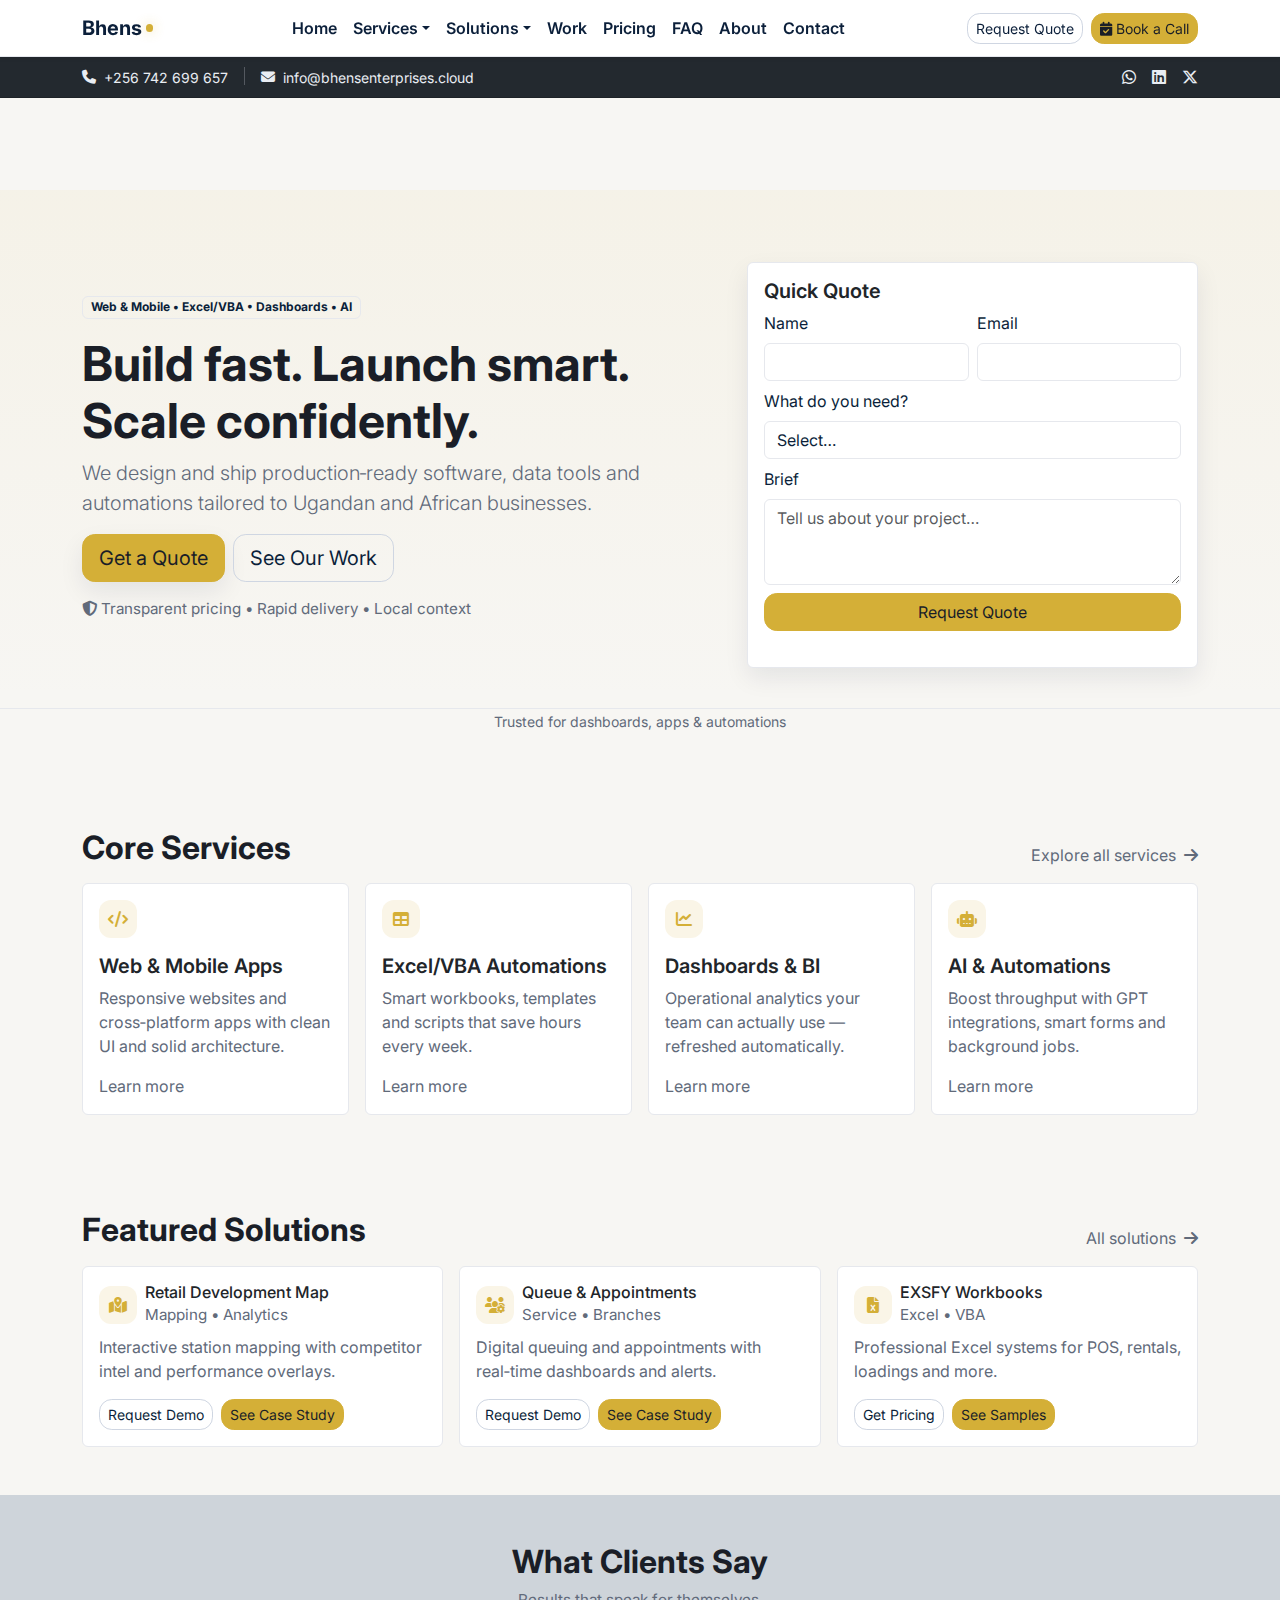
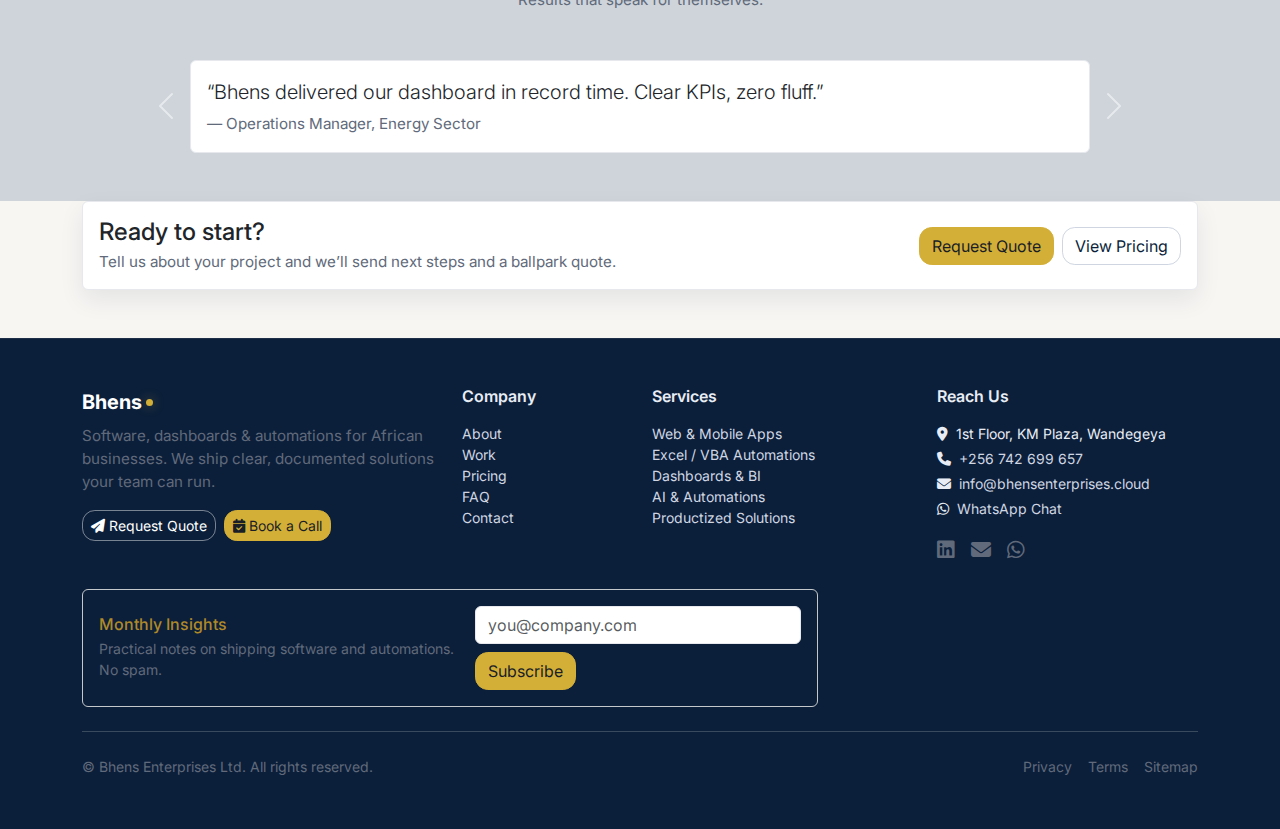
<file: index.html>
<!-- ============================= -->
<!-- FILE: index.html (Homepage)   -->
<!-- ============================= -->
<!doctype html>
<html lang="en">

    <head>
        <meta charset="utf-8" />
        <meta name="viewport" content="width=device-width, initial-scale=1" />
        <title>Bhens Enterprises Ltd — Software, Data & Automation</title>
        <meta name="description" content="We build modern web & mobile apps, Excel/VBA automations, dashboards, and AI solutions for African businesses." />
        <meta name="theme-color" content="#0b0f1a" />
        <meta name="color-scheme" content="dark light" />

        <!-- Open Graph -->
        <meta property="og:title" content="Bhens Enterprises Ltd — Software, Data & Automation" />
        <meta property="og:description" content="Build fast. Launch smart. Scale confidently." />
        <meta property="og:type" content="website" />
        <meta property="og:image" content="assets/img/og-banner.jpg" />
        <meta property="og:url" content="https://bhensenterprises.cloud/" />
        <meta name="twitter:card" content="summary_large_image" />

        <!-- Plausible Analytics -->
        <script defer data-domain="bhensenterprises.cloud" src="https://plausible.io/js/script.js"></script>

        <!-- CSS -->
        <link href="https://cdn.jsdelivr.net/npm/bootstrap@5.3.3/dist/css/bootstrap.min.css" rel="stylesheet" />
        <link href="https://cdnjs.cloudflare.com/ajax/libs/font-awesome/6.5.2/css/all.min.css" rel="stylesheet" />
        <link href="https://fonts.googleapis.com/css2?family=Inter:wght@300;400;600;700&display=swap" rel="stylesheet" />
        <link href="assets/css/styles.css" rel="stylesheet" />
    </head>

    <body>
        <!-- Header partial include -->
        <div id="header-include"></div>

        <main class="page-wrap">
            <!-- HERO -->
            <header class="hero">
                <div class="container">
                    <div class="row align-items-center g-4">
                        <div class="col-lg-7">
                            <span class="badge badge-outline mb-3">Web & Mobile • Excel/VBA • Dashboards • AI</span>
                            <h1 class="display-5 fw-bold">Build fast. Launch smart. Scale confidently.</h1>
                            <p class="lead text-secondary">We design and ship production‑ready software, data tools and automations tailored to Ugandan and African businesses.</p>
                            <div class="d-flex gap-2 mt-3">
                                <a class="btn btn-accent btn-lg shadow-soft" href="contact.html#quote" onclick="track('CTA','Home Get Quote')">Get a Quote</a>
                                <a class="btn btn-outline-light btn-lg" href="work.html">See Our Work</a>
                            </div>
                            <p class="small-muted mt-3"><i class="fa fa-shield-halved me-1"></i>Transparent pricing • Rapid delivery • Local context</p>
                        </div>
                        <div class="col-lg-5">
                            <div class="card shadow-soft">
                                <div class="card-body">
                                    <h5 class="fw-semibold">Quick Quote</h5>
                                    <form id="quoteForm" action="https://getform.io/f/bxozrnva" method="POST" class="row g-2">
                                        <input type="hidden" name="_captcha" value="false" />
                                        <input type="hidden" name="_subject" value="New Quote Request — Bhens" />
                                        <input type="text" name="_honey" class="d-none" tabindex="-1" autocomplete="off">
                                        <div class="col-12 col-md-6">
                                            <label class="form-label">Name</label>
                                            <input class="form-control" name="name" required>
                                        </div>
                                        <div class="col-12 col-md-6">
                                            <label class="form-label">Email</label>
                                            <input type="email" class="form-control" name="email" required>
                                        </div>
                                        <div class="col-12">
                                            <label class="form-label">What do you need?</label>
                                            <select class="form-select" name="service" required>
                        <option value="">Select…</option>
                        <option>Web / Mobile App</option>
                        <option>Excel / VBA Automation</option>
                        <option>Dashboard / Power BI</option>
                        <option>AI Integration</option>
                        <option>Consultation / Training</option>
                      </select>
                                        </div>
                                        <div class="col-12">
                                            <label class="form-label">Brief</label>
                                            <textarea class="form-control" name="message" rows="3" placeholder="Tell us about your project…" required></textarea>
                                        </div>
                                        <div class="col-12 d-grid">
                                            <button class="btn btn-accent" type="submit">Request Quote</button>
                                        </div>
                                        <p class="small-muted mt-1" id="quoteStatus"></p>
                                    </form>
                                </div>
                            </div>
                        </div>
                    </div>
                </div>
            </header>

            <!-- TRUST / PARTNERS (optional logos) -->
            <section class="section pt-0">
                <div class="container">
                    <div class="row align-items-center g-3 text-center text-secondary">
                        <div class="col"><small>Trusted for dashboards, apps & automations</small></div>
                    </div>
                </div>
            </section>

            <!-- SERVICES PREVIEW -->
            <section class="section" id="services">
                <div class="container">
                    <div class="d-flex justify-content-between align-items-end mb-3">
                        <h2 class="fw-bold mb-0">Core Services</h2>
                        <a class="link-muted" href="services.html">Explore all services <i class="fa fa-arrow-right ms-1"></i></a>
                    </div>
                    <div class="row g-3">
                        <div class="col-md-6 col-lg-3">
                            <div class="card h-100">
                                <div class="card-body">
                                    <div class="icon-blob mb-3"><i class="fa fa-code"></i></div>
                                    <h5 class="fw-semibold">Web & Mobile Apps</h5>
                                    <p class="text-secondary">Responsive websites and cross‑platform apps with clean UI and solid architecture.</p>
                                    <a class="link-muted" href="services.html#webapps">Learn more</a>
                                </div>
                            </div>
                        </div>
                        <div class="col-md-6 col-lg-3">
                            <div class="card h-100">
                                <div class="card-body">
                                    <div class="icon-blob mb-3"><i class="fa fa-table"></i></div>
                                    <h5 class="fw-semibold">Excel/VBA Automations</h5>
                                    <p class="text-secondary">Smart workbooks, templates and scripts that save hours every week.</p>
                                    <a class="link-muted" href="services.html#excel">Learn more</a>
                                </div>
                            </div>
                        </div>
                        <div class="col-md-6 col-lg-3">
                            <div class="card h-100">
                                <div class="card-body">
                                    <div class="icon-blob mb-3"><i class="fa fa-chart-line"></i></div>
                                    <h5 class="fw-semibold">Dashboards & BI</h5>
                                    <p class="text-secondary">Operational analytics your team can actually use — refreshed automatically.</p>
                                    <a class="link-muted" href="services.html#dashboards">Learn more</a>
                                </div>
                            </div>
                        </div>
                        <div class="col-md-6 col-lg-3">
                            <div class="card h-100">
                                <div class="card-body">
                                    <div class="icon-blob mb-3"><i class="fa fa-robot"></i></div>
                                    <h5 class="fw-semibold">AI & Automations</h5>
                                    <p class="text-secondary">Boost throughput with GPT integrations, smart forms and background jobs.</p>
                                    <a class="link-muted" href="services.html#ai">Learn more</a>
                                </div>
                            </div>
                        </div>
                    </div>
                </div>
            </section>

            <!-- FEATURED SOLUTIONS -->
            <section class="section" id="solutions">
                <div class="container">
                    <div class="d-flex justify-content-between align-items-end mb-3">
                        <h2 class="fw-bold mb-0">Featured Solutions</h2>
                        <a class="link-muted" href="solutions.html">All solutions <i class="fa fa-arrow-right ms-1"></i></a>
                    </div>
                    <div class="row g-3">
                        <div class="col-md-6 col-lg-4">
                            <div class="card h-100">
                                <div class="card-body d-flex flex-column">
                                    <div class="d-flex align-items-center mb-2">
                                        <div class="icon-blob me-2"><i class="fa fa-map-location-dot"></i></div>
                                        <div>
                                            <h6 class="mb-0">Retail Development Map</h6>
                                            <span class="small-muted">Mapping • Analytics</span>
                                        </div>
                                    </div>
                                    <p class="text-secondary">Interactive station mapping with competitor intel and performance overlays.</p>
                                    <div class="mt-auto d-flex gap-2">
                                        <a href="contact.html#quote" class="btn btn-outline-light btn-sm">Request Demo</a>
                                        <a href="work.html" class="btn btn-accent btn-sm">See Case Study</a>
                                    </div>
                                </div>
                            </div>
                        </div>
                        <div class="col-md-6 col-lg-4">
                            <div class="card h-100">
                                <div class="card-body d-flex flex-column">
                                    <div class="d-flex align-items-center mb-2">
                                        <div class="icon-blob me-2"><i class="fa fa-users-gear"></i></div>
                                        <div>
                                            <h6 class="mb-0">Queue & Appointments</h6>
                                            <span class="small-muted">Service • Branches</span>
                                        </div>
                                    </div>
                                    <p class="text-secondary">Digital queuing and appointments with real‑time dashboards and alerts.</p>
                                    <div class="mt-auto d-flex gap-2">
                                        <a href="contact.html#quote" class="btn btn-outline-light btn-sm">Request Demo</a>
                                        <a href="work.html" class="btn btn-accent btn-sm">See Case Study</a>
                                    </div>
                                </div>
                            </div>
                        </div>
                        <div class="col-md-6 col-lg-4">
                            <div class="card h-100">
                                <div class="card-body d-flex flex-column">
                                    <div class="d-flex align-items-center mb-2">
                                        <div class="icon-blob me-2"><i class="fa fa-file-excel"></i></div>
                                        <div>
                                            <h6 class="mb-0">EXSFY Workbooks</h6>
                                            <span class="small-muted">Excel • VBA</span>
                                        </div>
                                    </div>
                                    <p class="text-secondary">Professional Excel systems for POS, rentals, loadings and more.</p>
                                    <div class="mt-auto d-flex gap-2">
                                        <a href="contact.html#quote" class="btn btn-outline-light btn-sm">Get Pricing</a>
                                        <a href="work.html" class="btn btn-accent btn-sm">See Samples</a>
                                    </div>
                                </div>
                            </div>
                        </div>
                    </div>
                </div>
            </section>

            <!-- TESTIMONIALS -->
            <section class="section bg-dark-subtle bg-opacity-10">
                <div class="container">
                    <div class="text-center mb-5">
                        <h2 class="fw-bold">What Clients Say</h2>
                        <p class="small-muted">Results that speak for themselves.</p>
                    </div>
                    <div id="quotes" class="carousel slide" data-bs-ride="carousel">
                        <div class="carousel-inner">
                            <div class="carousel-item active">
                                <div class="card mx-auto" style="max-width:900px">
                                    <div class="card-body">
                                        <p class="lead mb-1">“Bhens delivered our dashboard in record time. Clear KPIs, zero fluff.”</p>
                                        <span class="small-muted">— Operations Manager, Energy Sector</span>
                                    </div>
                                </div>
                            </div>
                            <div class="carousel-item">
                                <div class="card mx-auto" style="max-width:900px">
                                    <div class="card-body">
                                        <p class="lead mb-1">“The Excel automations saved our team hours every week.”</p>
                                        <span class="small-muted">— Finance Lead, Retail</span>
                                    </div>
                                </div>
                            </div>
                        </div>
                        <button class="carousel-control-prev" type="button" data-bs-target="#quotes" data-bs-slide="prev">
              <span class="carousel-control-prev-icon" aria-hidden="true"></span>
              <span class="visually-hidden">Previous</span>
            </button>
                        <button class="carousel-control-next" type="button" data-bs-target="#quotes" data-bs-slide="next">
              <span class="carousel-control-next-icon" aria-hidden="true"></span>
              <span class="visually-hidden">Next</span>
            </button>
                    </div>
                </div>
            </section>

            <!-- CTA STRIP -->
            <section class="section pt-0">
                <div class="container">
                    <div class="card shadow-soft">
                        <div class="card-body d-flex flex-column flex-md-row align-items-md-center gap-3">
                            <div>
                                <h4 class="mb-1">Ready to start?</h4>
                                <p class="small-muted mb-0">Tell us about your project and we’ll send next steps and a ballpark quote.</p>
                            </div>
                            <div class="ms-md-auto d-flex gap-2">
                                <a class="btn btn-accent" href="contact.html#quote">Request Quote</a>
                                <a class="btn btn-outline-light" href="pricing.html">View Pricing</a>
                            </div>
                        </div>
                    </div>
                </div>
            </section>
        </main>

        <!-- Footer partial include -->
        <div id="footer-include"></div>

        <!-- Scripts -->
        <script src="https://cdn.jsdelivr.net/npm/bootstrap@5.3.3/dist/js/bootstrap.bundle.min.js"></script>
        <script src="assets/js/main.js"></script>
        <script>
            // Load partials
            async function loadPartial(id, file) {
                try {
                    const res = await fetch(file);
                    const html = await res.text();
                    document.getElementById(id).innerHTML = html;
                } catch (err) {
                    console.error('Partial load failed:', file, err);
                }
            }
            document.addEventListener('DOMContentLoaded', () => {
                loadPartial('header-include', '/partials/header.html');
                loadPartial('footer-include', '/partials/footer.html');
            });
        </script>
    </body>

</html>
</file>
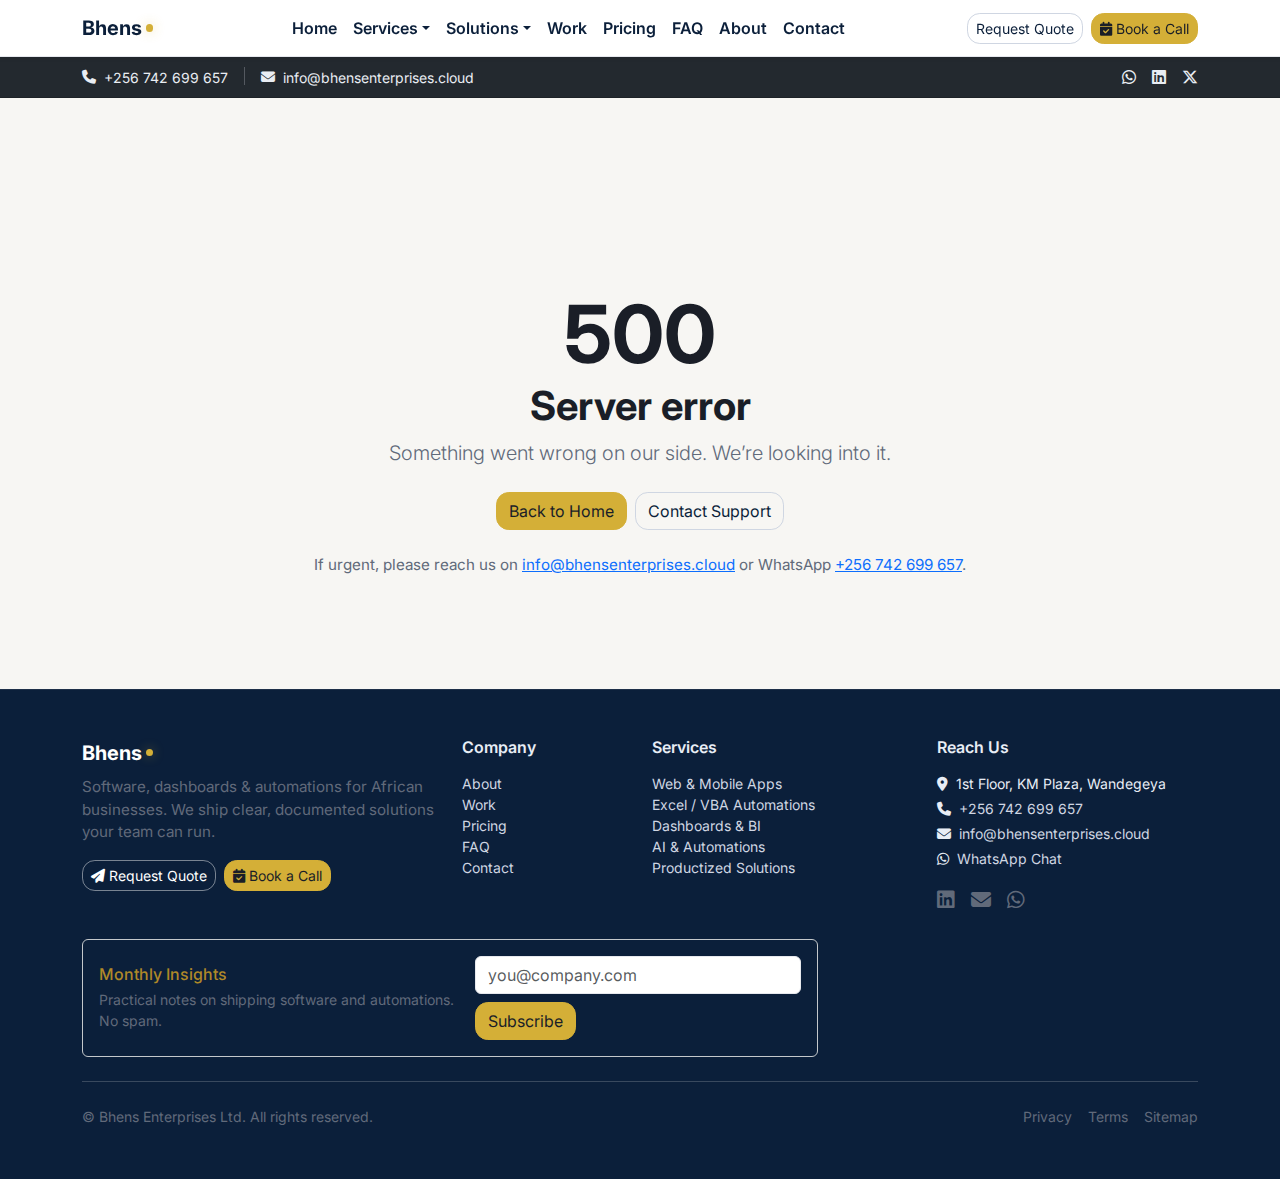
<file: 50x.html>
<!-- ============================= -->
<!-- FILE: 50x.html (Server Error) -->
<!-- ============================= -->
<!doctype html>
<html lang="en">

    <head>
        <meta charset="utf-8" />
        <meta name="viewport" content="width=device-width, initial-scale=1" />
        <title>Server error — Bhens Enterprises Ltd</title>
        <meta name="description" content="Something went wrong on our side. Please retry later or contact us." />

        <!-- Open Graph -->
        <meta property="og:title" content="500 — Server error" />
        <meta property="og:description" content="Something went wrong on our side. Please retry later or contact us." />
        <meta property="og:type" content="website" />
        <meta property="og:image" content="assets/img/og-banner.jpg" />
        <meta property="og:url" content="https://bhensenterprises.cloud/50x.html" />
        <meta name="twitter:card" content="summary_large_image" />

        <!-- Plausible Analytics -->
        <script defer data-domain="bhensenterprises.cloud" src="https://plausible.io/js/script.js"></script>

        <!-- CSS -->
        <link href="https://cdn.jsdelivr.net/npm/bootstrap@5.3.3/dist/css/bootstrap.min.css" rel="stylesheet" />
        <link href="https://cdnjs.cloudflare.com/ajax/libs/font-awesome/6.5.2/css/all.min.css" rel="stylesheet" />
        <link href="https://fonts.googleapis.com/css2?family=Inter:wght@300;400;600;700&display=swap" rel="stylesheet" />
        <link href="assets/css/styles.css" rel="stylesheet" />
    </head>

    <body>
        <!-- Header partial include -->
        <div id="header-include"></div>

        <main class="page-wrap">
            <section class="section">
                <div class="container">
                    <div class="row justify-content-center">
                        <div class="col-lg-8">
                            <div class="text-center py-5">
                                <div class="display-1 fw-bold">500</div>
                                <h1 class="fw-bold mb-2">Server error</h1>
                                <p class="text-secondary lead mb-4">Something went wrong on our side. We’re looking into it.</p>
                                <div class="d-flex flex-wrap justify-content-center gap-2">
                                    <a class="btn btn-accent" href="index.html">Back to Home</a>
                                    <a class="btn btn-outline-light" href="contact.html">Contact Support</a>
                                </div>
                                <p class="small-muted mt-4">If urgent, please reach us on <a href="mailto:info@bhensenterprises.cloud">info@bhensenterprises.cloud</a> or WhatsApp <a target="_blank" href="https://wa.me/256742699657">+256 742 699 657</a>.</p>
                            </div>
                        </div>
                    </div>
                </div>
            </section>
        </main>

        <!-- Footer partial include -->
        <div id="footer-include"></div>

        <!-- Scripts -->
        <script src="https://cdn.jsdelivr.net/npm/bootstrap@5.3.3/dist/js/bootstrap.bundle.min.js"></script>
        <script src="assets/js/main.js"></script>
        <script>
            // Load partials
            async function loadPartial(id, file) {
                try {
                    const res = await fetch(file);
                    const html = await res.text();
                    document.getElementById(id).innerHTML = html;
                } catch (err) {
                    console.error('Partial load failed:', file, err);
                }
            }
            document.addEventListener('DOMContentLoaded', () => {
                loadPartial('header-include', 'partials/header.html');
                loadPartial('footer-include', 'partials/footer.html');
            });

            // Plausible event
            document.addEventListener('DOMContentLoaded', () => {
                if (window.plausible) plausible('500 Viewed', {
                    props: {
                        path: location.pathname
                    }
                });
            });
        </script>
    </body>

</html>
</file>
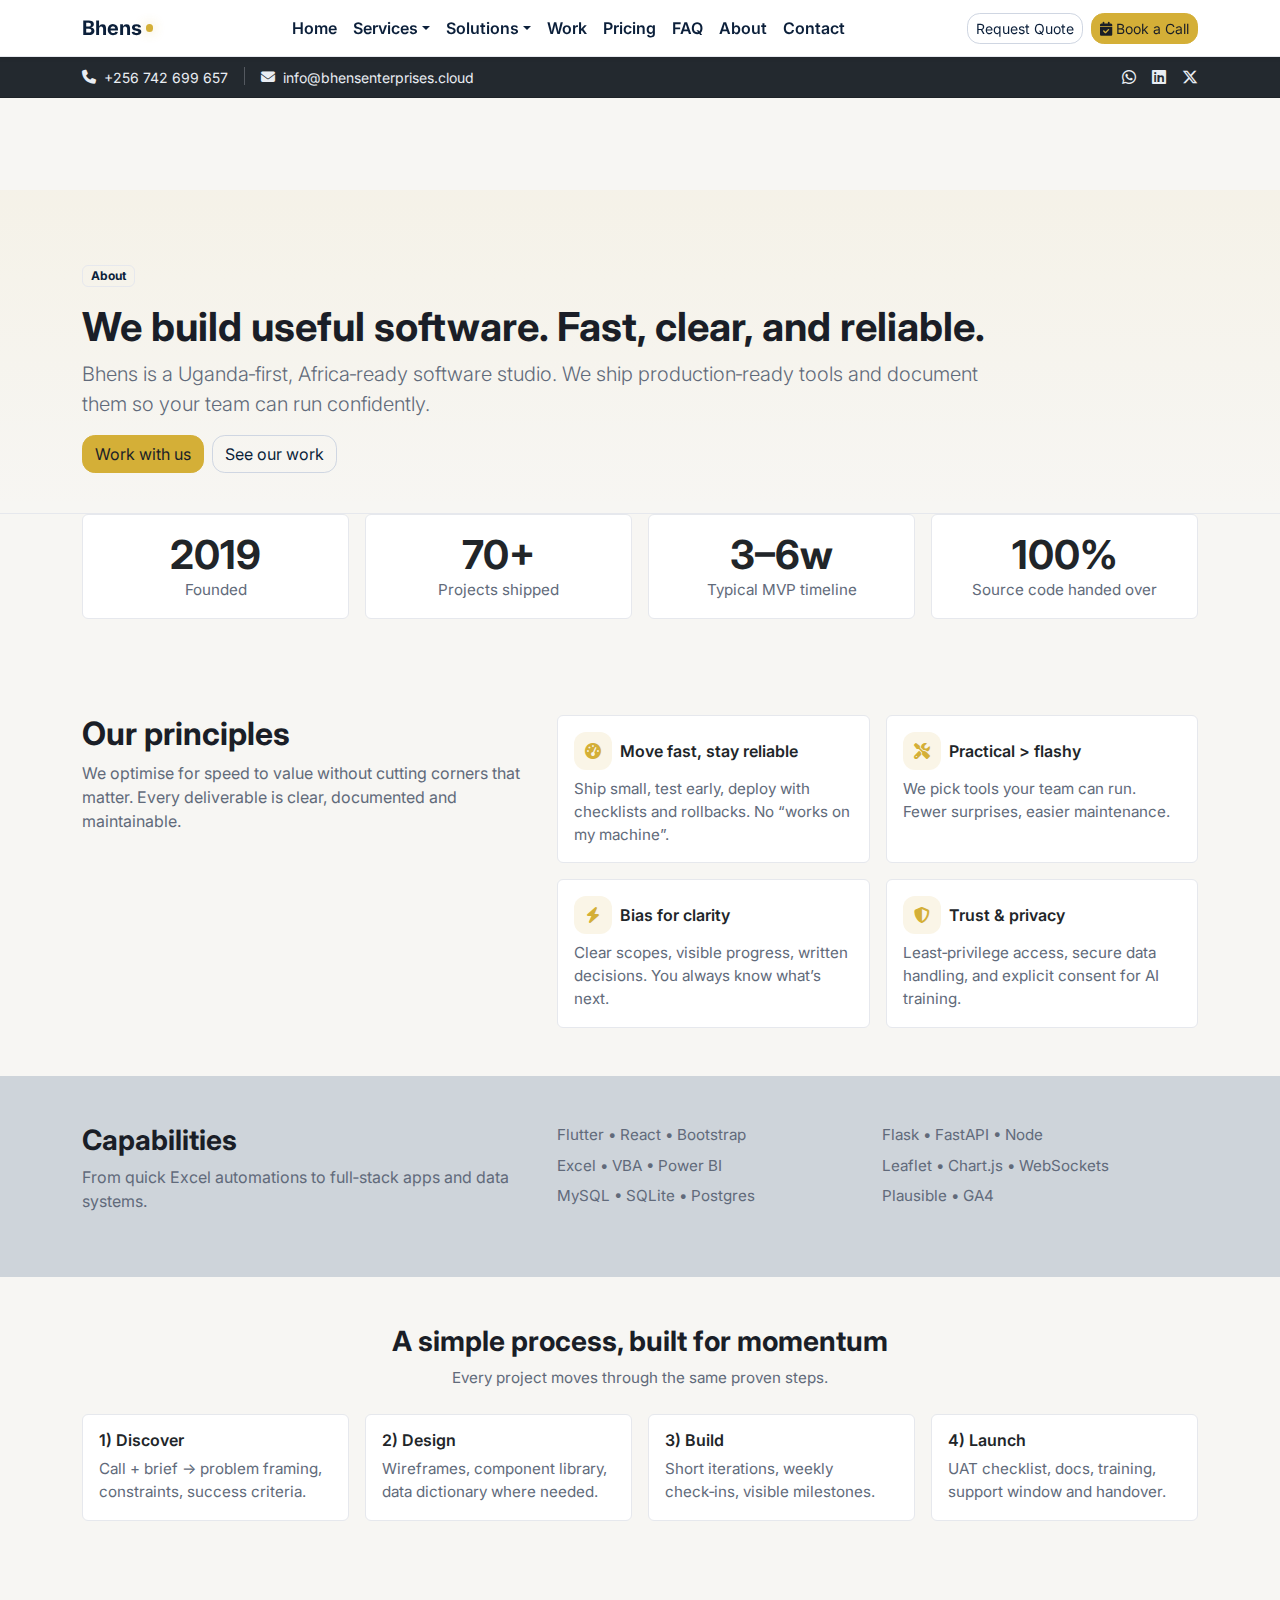
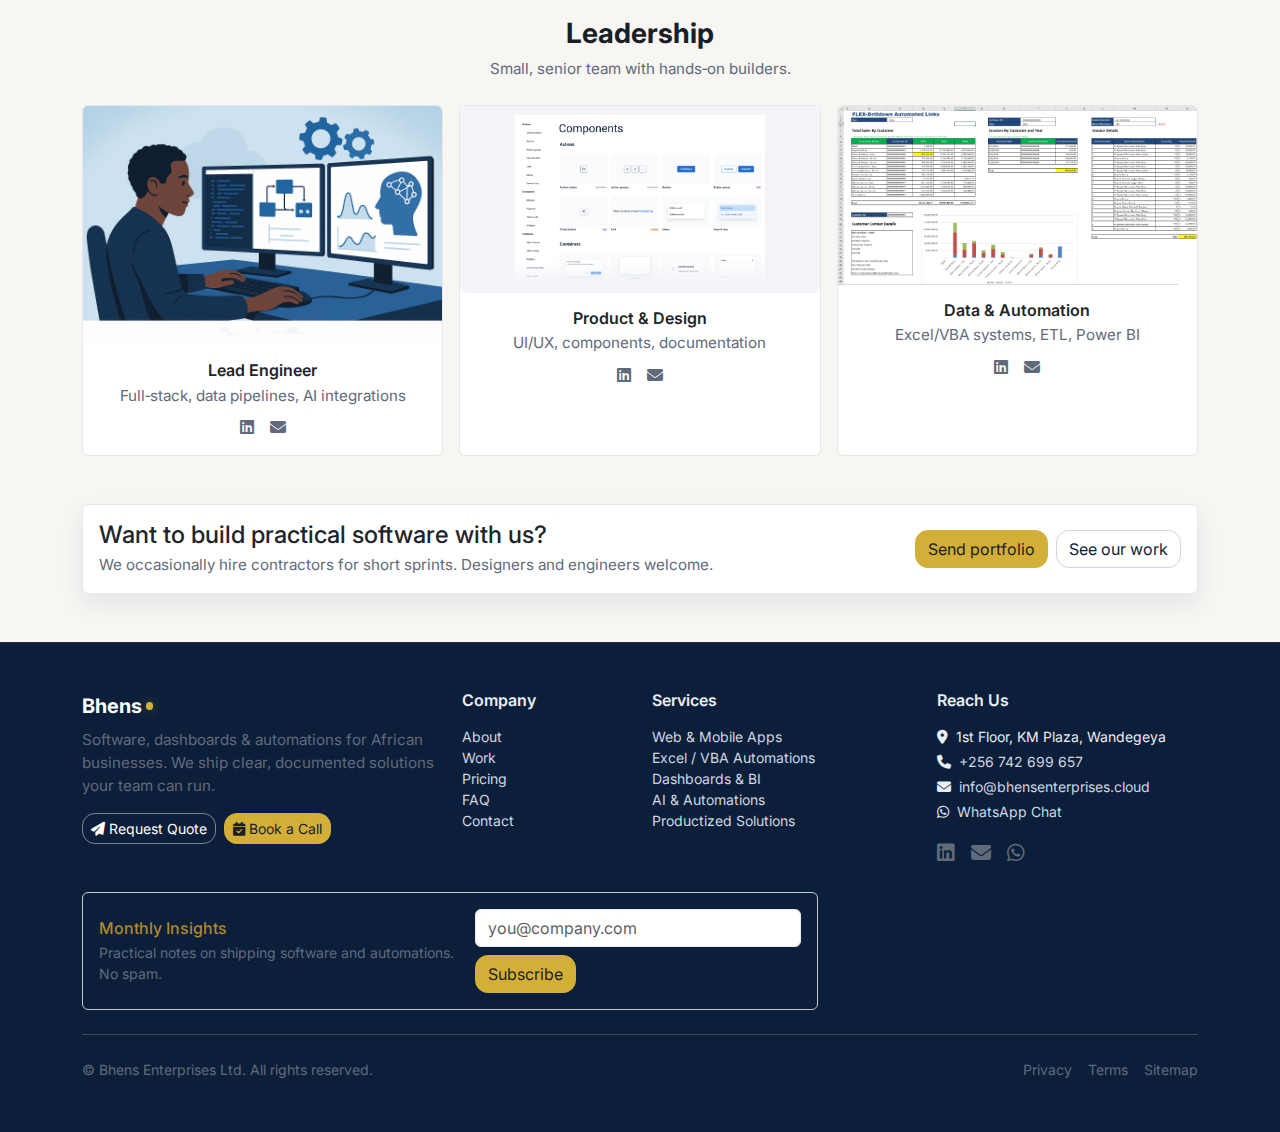
<file: about.html>
<!-- ============================= -->
<!-- FILE: about.html              -->
<!-- ============================= -->
<!doctype html>
<html lang="en">

    <head>
        <meta charset="utf-8" />
        <meta name="viewport" content="width=device-width, initial-scale=1" />
        <title>About — Bhens Enterprises Ltd</title>
        <meta name="description" content="We are a Ugandan software company focused on practical, reliable tools — from dashboards and Excel/VBA automations to production‑grade web & mobile apps." />

        <!-- Open Graph -->
        <meta property="og:title" content="About — Bhens Enterprises" />
        <meta property="og:description" content="Uganda‑first, Africa‑ready. We build fast, clearly scoped, and documented software." />
        <meta property="og:type" content="website" />
        <meta property="og:image" content="assets/img/og-banner.jpg" />
        <meta property="og:url" content="https://bhensenterprises.cloud/about.html" />
        <meta name="twitter:card" content="summary_large_image" />

        <!-- Plausible Analytics -->
        <script defer data-domain="bhensenterprises.cloud" src="https://plausible.io/js/script.js"></script>

        <!-- CSS -->
        <link href="https://cdn.jsdelivr.net/npm/bootstrap@5.3.3/dist/css/bootstrap.min.css" rel="stylesheet" />
        <link href="https://cdnjs.cloudflare.com/ajax/libs/font-awesome/6.5.2/css/all.min.css" rel="stylesheet" />
        <link href="https://fonts.googleapis.com/css2?family=Inter:wght@300;400;600;700&display=swap" rel="stylesheet" />
        <link href="assets/css/styles.css" rel="stylesheet" />
    </head>

    <body>
        <!-- Header partial include -->
        <div id="header-include"></div>

        <main class="page-wrap">
            <!-- Page header -->
            <header class="hero">
                <div class="container">
                    <div class="row align-items-center g-3">
                        <div class="col-lg-10">
                            <span class="badge badge-outline mb-3">About</span>
                            <h1 class="display-6 fw-bold">We build useful software. Fast, clear, and reliable.</h1>
                            <p class="text-secondary lead">Bhens is a Uganda‑first, Africa‑ready software studio. We ship production‑ready tools and document them so your team can run confidently.</p>
                            <div class="d-flex gap-2 mt-2">
                                <a class="btn btn-accent" href="contact.html#quote">Work with us</a>
                                <a class="btn btn-outline-light" href="work.html">See our work</a>
                            </div>
                        </div>
                    </div>
                </div>
            </header>

            <!-- Snapshot -->
            <section class="section pt-0">
                <div class="container">
                    <div class="row g-3">
                        <div class="col-md-3">
                            <div class="card h-100">
                                <div class="card-body text-center">
                                    <div class="display-6 fw-bold">2019</div>
                                    <div class="small-muted">Founded</div>
                                </div>
                            </div>
                        </div>
                        <div class="col-md-3">
                            <div class="card h-100">
                                <div class="card-body text-center">
                                    <div class="display-6 fw-bold">70+ </div>
                                    <div class="small-muted">Projects shipped</div>
                                </div>
                            </div>
                        </div>
                        <div class="col-md-3">
                            <div class="card h-100">
                                <div class="card-body text-center">
                                    <div class="display-6 fw-bold">3–6w</div>
                                    <div class="small-muted">Typical MVP timeline</div>
                                </div>
                            </div>
                        </div>
                        <div class="col-md-3">
                            <div class="card h-100">
                                <div class="card-body text-center">
                                    <div class="display-6 fw-bold">100%</div>
                                    <div class="small-muted">Source code handed over</div>
                                </div>
                            </div>
                        </div>
                    </div>
                </div>
            </section>

            <!-- Values -->
            <section class="section">
                <div class="container">
                    <div class="row g-4 align-items-start">
                        <div class="col-lg-5">
                            <h2 class="fw-bold">Our principles</h2>
                            <p class="text-secondary">We optimise for speed to value without cutting corners that matter. Every deliverable is clear, documented and maintainable.</p>
                        </div>
                        <div class="col-lg-7">
                            <div class="row g-3">
                                <div class="col-md-6">
                                    <div class="card h-100">
                                        <div class="card-body">
                                            <h6 class="fw-semibold"><i class="fa fa-gauge-high me-2 icon-blob"></i>Move fast, stay reliable</h6>
                                            <p class="small-muted mb-0">Ship small, test early, deploy with checklists and rollbacks. No “works on my machine”.</p>
                                        </div>
                                    </div>
                                </div>
                                <div class="col-md-6">
                                    <div class="card h-100">
                                        <div class="card-body">
                                            <h6 class="fw-semibold"><i class="fa fa-screwdriver-wrench me-2 icon-blob"></i>Practical > flashy</h6>
                                            <p class="small-muted mb-0">We pick tools your team can run. Fewer surprises, easier maintenance.</p>
                                        </div>
                                    </div>
                                </div>
                                <div class="col-md-6">
                                    <div class="card h-100">
                                        <div class="card-body">
                                            <h6 class="fw-semibold"><i class="fa fa-bolt me-2 icon-blob"></i>Bias for clarity</h6>
                                            <p class="small-muted mb-0">Clear scopes, visible progress, written decisions. You always know what’s next.</p>
                                        </div>
                                    </div>
                                </div>
                                <div class="col-md-6">
                                    <div class="card h-100">
                                        <div class="card-body">
                                            <h6 class="fw-semibold"><i class="fa fa-shield-halved me-2 icon-blob"></i>Trust & privacy</h6>
                                            <p class="small-muted mb-0">Least‑privilege access, secure data handling, and explicit consent for AI training.</p>
                                        </div>
                                    </div>
                                </div>
                            </div>
                        </div>
                    </div>
                </div>
            </section>

            <!-- Capabilities matrix -->
            <section class="section bg-dark-subtle bg-opacity-10">
                <div class="container">
                    <div class="row g-4 align-items-start">
                        <div class="col-lg-5">
                            <h3 class="fw-bold">Capabilities</h3>
                            <p class="text-secondary">From quick Excel automations to full‑stack apps and data systems.</p>
                        </div>
                        <div class="col-lg-7">
                            <div class="row small-muted g-2">
                                <div class="col-6">Flutter • React • Bootstrap</div>
                                <div class="col-6">Flask • FastAPI • Node</div>
                                <div class="col-6">Excel • VBA • Power BI</div>
                                <div class="col-6">Leaflet • Chart.js • WebSockets</div>
                                <div class="col-6">MySQL • SQLite • Postgres</div>
                                <div class="col-6">Plausible • GA4</div>
                            </div>
                        </div>
                    </div>
                </div>
            </section>

            <!-- Timeline / Process -->
            <section class="section">
                <div class="container">
                    <div class="text-center mb-4">
                        <h3 class="fw-bold">A simple process, built for momentum</h3>
                        <p class="small-muted">Every project moves through the same proven steps.</p>
                    </div>
                    <div class="row g-3">
                        <div class="col-md-6 col-lg-3">
                            <div class="card h-100">
                                <div class="card-body">
                                    <h6 class="fw-semibold">1) Discover</h6>
                                    <p class="small-muted mb-0">Call + brief → problem framing, constraints, success criteria.</p>
                                </div>
                            </div>
                        </div>
                        <div class="col-md-6 col-lg-3">
                            <div class="card h-100">
                                <div class="card-body">
                                    <h6 class="fw-semibold">2) Design</h6>
                                    <p class="small-muted mb-0">Wireframes, component library, data dictionary where needed.</p>
                                </div>
                            </div>
                        </div>
                        <div class="col-md-6 col-lg-3">
                            <div class="card h-100">
                                <div class="card-body">
                                    <h6 class="fw-semibold">3) Build</h6>
                                    <p class="small-muted mb-0">Short iterations, weekly check‑ins, visible milestones.</p>
                                </div>
                            </div>
                        </div>
                        <div class="col-md-6 col-lg-3">
                            <div class="card h-100">
                                <div class="card-body">
                                    <h6 class="fw-semibold">4) Launch</h6>
                                    <p class="small-muted mb-0">UAT checklist, docs, training, support window and handover.</p>
                                </div>
                            </div>
                        </div>
                    </div>
                </div>
            </section>

            <!-- Leadership / Team (placeholders you can swap) -->
            <section class="section">
                <div class="container">
                    <div class="text-center mb-4">
                        <h3 class="fw-bold">Leadership</h3>
                        <p class="small-muted">Small, senior team with hands‑on builders.</p>
                    </div>
                    <div class="row g-3">
                        <div class="col-md-6 col-lg-4">
                            <div class="card h-100 text-center">
                                <img src="assets/img/syss.png" class="card-img-top" alt="Leadership photo" loading="lazy" />
                                <div class="card-body">
                                    <h6 class="fw-semibold mb-1">Lead Engineer</h6>
                                    <p class="small-muted mb-2">Full‑stack, data pipelines, AI integrations</p>
                                    <div class="d-flex justify-content-center gap-3">
                                        <a class="text-secondary hover-light" href="https://www.linkedin.com/company/bhensenterprises"><i class="fa-brands fa-linkedin"></i></a>
                                        <a class="text-secondary hover-light" href="mailto:info@bhensenterprises.cloud"><i class="fa fa-envelope"></i></a>
                                    </div>
                                </div>
                            </div>
                        </div>
                        <div class="col-md-6 col-lg-4">
                            <div class="card h-100 text-center">
                                <img src="assets/img/compo.png" class="card-img-top" alt="Leadership photo" loading="lazy" />
                                <div class="card-body">
                                    <h6 class="fw-semibold mb-1">Product & Design</h6>
                                    <p class="small-muted mb-2">UI/UX, components, documentation</p>
                                    <div class="d-flex justify-content-center gap-3">
                                        <a class="text-secondary hover-light" href="https://www.linkedin.com/company/bhensenterprises"><i class="fa-brands fa-linkedin"></i></a>
                                        <a class="text-secondary hover-light" href="mailto:info@bhensenterprises.cloud"><i class="fa fa-envelope"></i></a>
                                    </div>
                                </div>
                            </div>
                        </div>
                        <div class="col-md-6 col-lg-4">
                            <div class="card h-100 text-center">
                                <img src="assets/img/excelpng.png" class="card-img-top" alt="Leadership photo" loading="lazy" />
                                <div class="card-body">
                                    <h6 class="fw-semibold mb-1">Data & Automation</h6>
                                    <p class="small-muted mb-2">Excel/VBA systems, ETL, Power BI</p>
                                    <div class="d-flex justify-content-center gap-3">
                                        <a class="text-secondary hover-light" href="https://www.linkedin.com/company/bhensenterprises"><i class="fa-brands fa-linkedin"></i></a>
                                        <a class="text-secondary hover-light" href="mailto:info@bhensenterprises.cloud"><i class="fa fa-envelope"></i></a>
                                    </div>
                                </div>
                            </div>
                        </div>
                    </div>
                </div>
            </section>

            <!-- Careers CTA -->
            <section class="section pt-0">
                <div class="container">
                    <div class="card shadow-soft">
                        <div class="card-body d-flex flex-column flex-md-row align-items-md-center gap-3">
                            <div>
                                <h4 class="mb-1">Want to build practical software with us?</h4>
                                <p class="small-muted mb-0">We occasionally hire contractors for short sprints. Designers and engineers welcome.</p>
                            </div>
                            <div class="ms-md-auto d-flex gap-2">
                                <a class="btn btn-accent" href="mailto:info@bhensenterprises.cloud?subject=Contractor%20Interest">Send portfolio</a>
                                <a class="btn btn-outline-light" href="work.html">See our work</a>
                            </div>
                        </div>
                    </div>
                </div>
            </section>
        </main>

        <!-- Footer partial include -->
        <div id="footer-include"></div>

        <!-- Scripts -->
        <script src="https://cdn.jsdelivr.net/npm/bootstrap@5.3.3/dist/js/bootstrap.bundle.min.js"></script>
        <script src="assets/js/main.js"></script>
        <script>
            // Load partials
            async function loadPartial(id, file) {
                try {
                    const res = await fetch(file);
                    const html = await res.text();
                    document.getElementById(id).innerHTML = html;
                } catch (err) {
                    console.error('Partial load failed:', file, err);
                }
            }
            document.addEventListener('DOMContentLoaded', () => {
                loadPartial('header-include', 'partials/header.html');
                loadPartial('footer-include', 'partials/footer.html');
            });
        </script>
    </body>

</html>
</file>
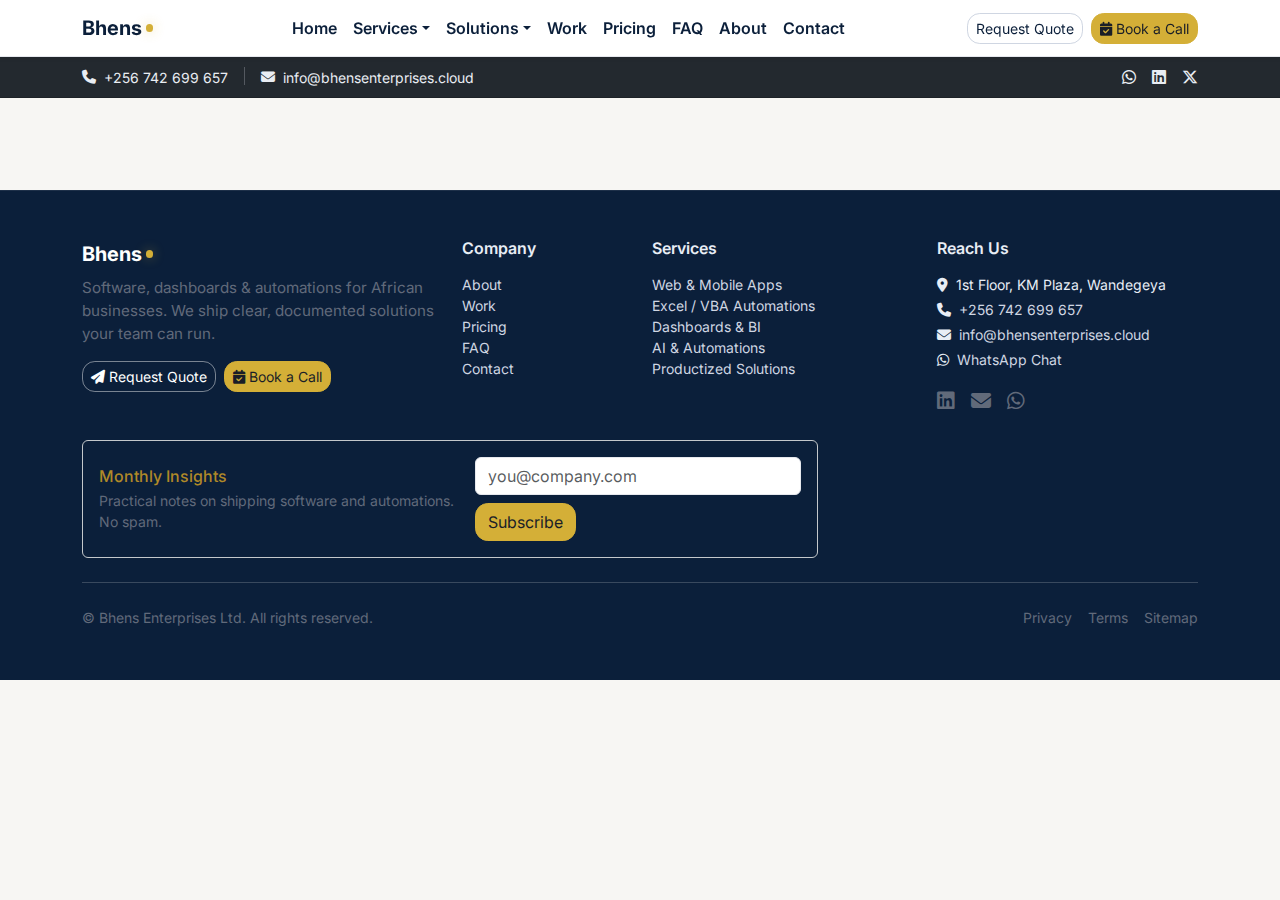
<file: base.html>
<!-- ============================= -->
<!-- FILE: base.html               -->
<!-- Shared base template for all pages -->
<!-- ============================= -->
<!doctype html>
<html lang="en">

    <head>
        <meta charset="utf-8" />
        <meta name="viewport" content="width=device-width, initial-scale=1" />
        <title>Bhens Enterprises Ltd — Software, Data & Automation</title>
        <meta name="description" content="Bhens Enterprises Ltd builds modern web & mobile apps, Excel/VBA automations, dashboards, and AI solutions for African businesses." />
        <meta name="theme-color" content="#0b0f1a" />
        <meta name="color-scheme" content="dark light" />

        <!-- Open Graph / Twitter (per page override if needed) -->
        <meta property="og:title" content="Bhens Enterprises Ltd — Software, Data & Automation" />
        <meta property="og:description" content="Modern web & mobile apps, Excel/VBA automations, dashboards, and AI solutions." />
        <meta property="og:type" content="website" />
        <meta property="og:image" content="/assets/img/og-banner.jpg" />
        <meta property="og:url" content="https://bhens.enterprises" />
        <meta name="twitter:card" content="summary_large_image" />

        <!-- Plausible Analytics -->
        <script defer data-domain="bhens.enterprises" src="https://plausible.io/js/script.js"></script>

        <!-- Bootstrap 5 + Icons + Fonts -->
        <link href="https://cdn.jsdelivr.net/npm/bootstrap@5.3.3/dist/css/bootstrap.min.css" rel="stylesheet" />
        <link href="https://cdnjs.cloudflare.com/ajax/libs/font-awesome/6.5.2/css/all.min.css" rel="stylesheet" />
        <link href="https://fonts.googleapis.com/css2?family=Inter:wght@300;400;600;700&display=swap" rel="stylesheet" />
        <link href="/assets/css/styles.css" rel="stylesheet" />
    </head>

    <body>

        <!-- Header partial include -->
        <div id="header-include"></div>

        <!-- Page-specific content -->
        <main class="page-wrap">
            <!-- CONTENT HERE -->
        </main>

        <!-- Footer partial include -->
        <div id="footer-include"></div>

        <!-- Scripts -->
        <script src="https://cdn.jsdelivr.net/npm/bootstrap@5.3.3/dist/js/bootstrap.bundle.min.js"></script>
        <script src="/assets/js/main.js"></script>

        <script>
            // Load partials dynamically (works when served via http)
            async function loadPartial(id, file) {
                try {
                    const res = await fetch(file);
                    const html = await res.text();
                    document.getElementById(id).innerHTML = html;
                } catch (err) {
                    console.error('Partial load failed:', file, err);
                }
            }
            document.addEventListener('DOMContentLoaded', () => {
                loadPartial('header-include', '/partials/header.html');
                loadPartial('footer-include', '/partials/footer.html');
            });
        </script>
    </body>

</html>
</file>
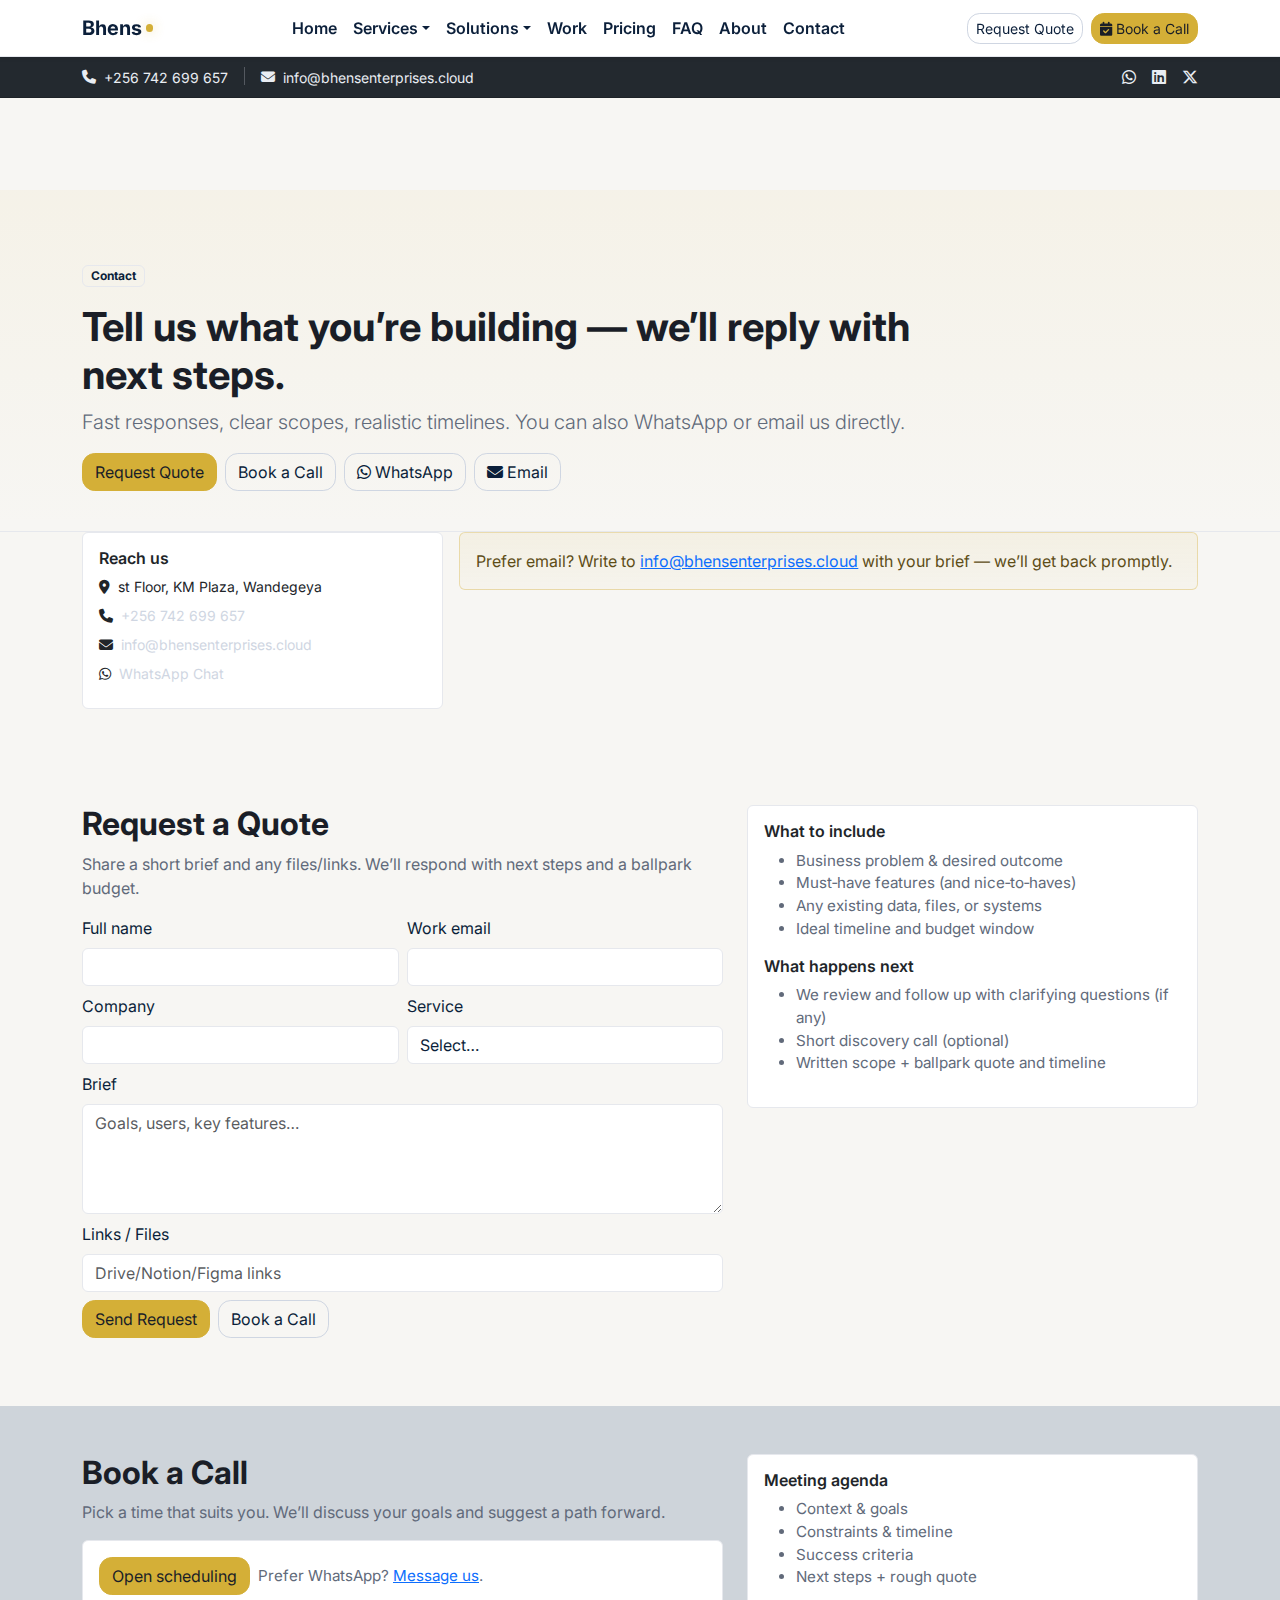
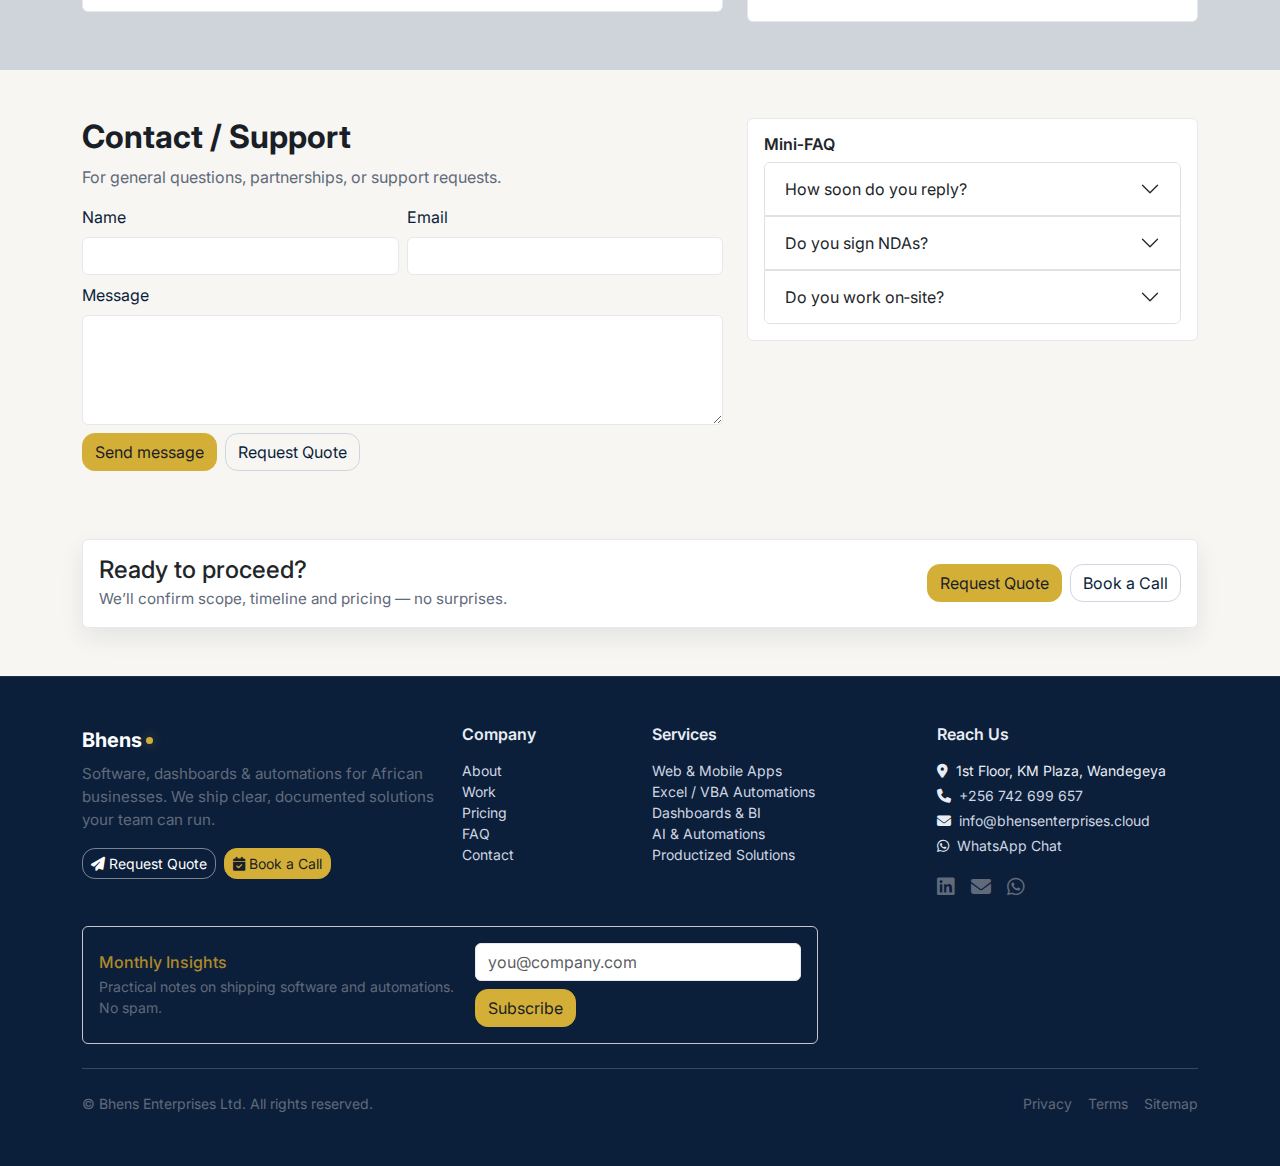
<file: contact.html>
<!-- ============================= -->
<!-- FILE: contact.html            -->
<!-- ============================= -->
<!doctype html>
<html lang="en">

    <head>
        <meta charset="utf-8" />
        <meta name="viewport" content="width=device-width, initial-scale=1" />
        <title>Contact — Bhens Enterprises Ltd</title>
        <meta name="description" content="Get a quote, book a call, or ask a question. We respond quickly." />

        <!-- Open Graph -->
        <meta property="og:title" content="Contact — Bhens Enterprises" />
        <meta property="og:description" content="Request a quote, book a call, or ask a question." />
        <meta property="og:type" content="website" />
        <meta property="og:image" content="assets/img/og-banner.jpg" />
        <meta property="og:url" content="https://bhensenterprises.cloud/contact.html" />
        <meta name="twitter:card" content="summary_large_image" />

        <!-- Plausible Analytics -->
        <script defer data-domain="bhensenterprises.cloud" src="https://plausible.io/js/script.js"></script>

        <!-- CSS -->
        <link href="https://cdn.jsdelivr.net/npm/bootstrap@5.3.3/dist/css/bootstrap.min.css" rel="stylesheet" />
        <link href="https://cdnjs.cloudflare.com/ajax/libs/font-awesome/6.5.2/css/all.min.css" rel="stylesheet" />
        <link href="https://fonts.googleapis.com/css2?family=Inter:wght@300;400;600;700&display=swap" rel="stylesheet" />
        <link href="assets/css/styles.css" rel="stylesheet" />
    </head>

    <body>
        <!-- Header partial include -->
        <div id="header-include"></div>

        <main class="page-wrap">
            <!-- Page header -->
            <header class="hero">
                <div class="container">
                    <div class="row align-items-center g-3">
                        <div class="col-lg-9">
                            <span class="badge badge-outline mb-3">Contact</span>
                            <h1 class="display-6 fw-bold">Tell us what you’re building — we’ll reply with next steps.</h1>
                            <p class="text-secondary lead">Fast responses, clear scopes, realistic timelines. You can also WhatsApp or email us directly.</p>
                            <div class="d-flex flex-wrap gap-2 mt-2">
                                <a class="btn btn-accent" href="#quote">Request Quote</a>
                                <a class="btn btn-outline-light" href="#book">Book a Call</a>
                                <a class="btn btn-outline-light" target="_blank" href="https://wa.me/256742699657"><i class="fa-brands fa-whatsapp me-1"></i>WhatsApp</a>
                                <a class="btn btn-outline-light" href="mailto:info@bhensenterprises.cloud"><i class="fa fa-envelope me-1"></i>Email</a>
                            </div>
                        </div>
                    </div>
                </div>
            </header>

            <!-- Contact details -->
            <section class="section pt-0">
                <div class="container">
                    <div class="row g-3">
                        <div class="col-md-4">
                            <div class="card h-100">
                                <div class="card-body">
                                    <h6 class="fw-semibold">Reach us</h6>
                                    <ul class="list-unstyled small mb-0 footer-contacts">
                                        <li class="mb-2"><i class="fa fa-location-dot me-2"></i>st Floor, KM Plaza, Wandegeya
                                        </li>
                                        <li class="mb-2"><i class="fa fa-phone me-2"></i><a href="tel:+256742699657">+256 742 699 657</a></li>
                                        <li class="mb-2"><i class="fa fa-envelope me-2"></i><a href="mailto:info@bhensenterprises.cloud">info@bhensenterprises.cloud</a></li>
                                        <li class="mb-2"><i class="fa-brands fa-whatsapp me-2"></i><a target="_blank" href="https://wa.me/256742699657">WhatsApp Chat</a></li>
                                    </ul>
                                </div>
                            </div>
                        </div>
                        <div class="col-md-8">
                            <div class="alert alert-bhens">Prefer email? Write to <a href="mailto:info@bhensenterprises.cloud">info@bhensenterprises.cloud</a> with your brief — we’ll get back promptly.</div>
                        </div>
                    </div>
                </div>
            </section>

            <!-- Quick Quote form -->
            <section id="quote" class="section">
                <div class="container">
                    <div class="row g-4 align-items-start">
                        <div class="col-lg-7">
                            <h2 class="fw-bold mb-2">Request a Quote</h2>
                            <p class="text-secondary">Share a short brief and any files/links. We’ll respond with next steps and a ballpark budget.</p>
                            <form id="quoteForm" action="https://getform.io/f/bxozrnva" method="POST" class="row g-2">
                                <input type="hidden" name="_captcha" value="false" />
                                <input type="hidden" name="_subject" value="New Quote Request — Bhens" />
                                <input type="text" name="_honey" class="d-none" tabindex="-1" autocomplete="off">

                                <div class="col-12 col-md-6">
                                    <label class="form-label">Full name</label>
                                    <input class="form-control" name="name" required>
                                </div>
                                <div class="col-12 col-md-6">
                                    <label class="form-label">Work email</label>
                                    <input type="email" class="form-control" name="email" required>
                                </div>
                                <div class="col-12 col-md-6">
                                    <label class="form-label">Company</label>
                                    <input class="form-control" name="company">
                                </div>
                                <div class="col-12 col-md-6">
                                    <label class="form-label">Service</label>
                                    <select class="form-select" name="service" required>
                    <option value="">Select…</option>
                    <option>Web / Mobile App</option>
                    <option>Excel / VBA Automation</option>
                    <option>Dashboard / Power BI</option>
                    <option>AI Integration</option>
                    <option>Consultation / Training</option>
                  </select>
                                </div>
                                <div class="col-12">
                                    <label class="form-label">Brief</label>
                                    <textarea class="form-control" name="message" rows="4" placeholder="Goals, users, key features…" required></textarea>
                                </div>
                                <div class="col-12">
                                    <label class="form-label">Links / Files</label>
                                    <input class="form-control" name="links" placeholder="Drive/Notion/Figma links" />
                                </div>
                                <div class="col-12 d-grid d-md-flex gap-2">
                                    <button class="btn btn-accent" type="submit">Send Request</button>
                                    <a class="btn btn-outline-light" href="#book">Book a Call</a>
                                </div>
                                <p class="small-muted mt-1" id="quoteStatus"></p>
                            </form>
                        </div>

                        <div class="col-lg-5">
                            <div class="card h-100">
                                <div class="card-body">
                                    <h6 class="fw-semibold">What to include</h6>
                                    <ul class="small-muted">
                                        <li>Business problem & desired outcome</li>
                                        <li>Must‑have features (and nice‑to‑haves)</li>
                                        <li>Any existing data, files, or systems</li>
                                        <li>Ideal timeline and budget window</li>
                                    </ul>
                                    <h6 class="fw-semibold mt-3">What happens next</h6>
                                    <ul class="small-muted">
                                        <li>We review and follow up with clarifying questions (if any)</li>
                                        <li>Short discovery call (optional)</li>
                                        <li>Written scope + ballpark quote and timeline</li>
                                    </ul>
                                </div>
                            </div>
                        </div>
                    </div>
                </div>
            </section>

            <!-- Book a Call -->
            <section id="book" class="section bg-dark-subtle bg-opacity-10">
                <div class="container">
                    <div class="row g-4 align-items-start">
                        <div class="col-lg-7">
                            <h2 class="fw-bold mb-2">Book a Call</h2>
                            <p class="text-secondary">Pick a time that suits you. We’ll discuss your goals and suggest a path forward.</p>
                            <div class="card">
                                <div class="card-body">
                                    <!-- Drop your scheduling widget script here (Calendly, Cal.com, TidyCal). Placeholder button for now. -->
                                    <div class="d-flex flex-wrap gap-2 align-items-center">
                                        <a class="btn btn-accent" target="_blank" href="#" onclick="track('Book Call Click',{from:'contact'})">Open scheduling</a>
                                        <span class="small-muted">Prefer WhatsApp? <a target="_blank" href="https://wa.me/256742699657">Message us</a>.</span>
                                    </div>
                                </div>
                            </div>
                        </div>
                        <div class="col-lg-5">
                            <div class="card h-100">
                                <div class="card-body">
                                    <h6 class="fw-semibold">Meeting agenda</h6>
                                    <ul class="small-muted">
                                        <li>Context & goals</li>
                                        <li>Constraints & timeline</li>
                                        <li>Success criteria</li>
                                        <li>Next steps + rough quote</li>
                                    </ul>
                                </div>
                            </div>
                        </div>
                    </div>
                </div>
            </section>

            <!-- General Contact form -->
            <section id="contact" class="section">
                <div class="container">
                    <div class="row g-4 align-items-start">
                        <div class="col-lg-7">
                            <h2 class="fw-bold mb-2">Contact / Support</h2>
                            <p class="text-secondary">For general questions, partnerships, or support requests.</p>
                            <form id="contactForm" action="https://getform.io/f/bxozrnva" method="POST" class="row g-2">
                                <input type="hidden" name="_captcha" value="false" />
                                <input type="hidden" name="_subject" value="New Contact — Bhens" />
                                <input type="text" name="_honey" class="d-none" tabindex="-1" autocomplete="off">

                                <div class="col-12 col-md-6">
                                    <label class="form-label">Name</label>
                                    <input class="form-control" name="name" required>
                                </div>
                                <div class="col-12 col-md-6">
                                    <label class="form-label">Email</label>
                                    <input type="email" class="form-control" name="email" required>
                                </div>
                                <div class="col-12">
                                    <label class="form-label">Message</label>
                                    <textarea class="form-control" name="message" rows="4" required></textarea>
                                </div>
                                <div class="col-12 d-grid d-md-flex gap-2">
                                    <button class="btn btn-accent" type="submit">Send message</button>
                                    <a class="btn btn-outline-light" href="#quote">Request Quote</a>
                                </div>
                                <p class="small-muted mt-1" id="contactStatus"></p>
                            </form>
                        </div>

                        <div class="col-lg-5">
                            <div class="card h-100">
                                <div class="card-body">
                                    <h6 class="fw-semibold">Mini‑FAQ</h6>
                                    <div class="accordion" id="miniFaq">
                                        <div class="accordion-item bg-transparent border">
                                            <h2 class="accordion-header" id="m1"><button class="accordion-button collapsed" type="button" data-bs-toggle="collapse" data-bs-target="#mc1">How soon do you reply?</button></h2>
                                            <div id="mc1" class="accordion-collapse collapse" data-bs-parent="#miniFaq">
                                                <div class="accordion-body small-muted">Typically same day on weekdays. For urgent issues, WhatsApp is fastest.</div>
                                            </div>
                                        </div>
                                        <div class="accordion-item bg-transparent border">
                                            <h2 class="accordion-header" id="m2"><button class="accordion-button collapsed" type="button" data-bs-toggle="collapse" data-bs-target="#mc2">Do you sign NDAs?</button></h2>
                                            <div id="mc2" class="accordion-collapse collapse" data-bs-parent="#miniFaq">
                                                <div class="accordion-body small-muted">Yes. We can sign yours or provide a mutual NDA template.</div>
                                            </div>
                                        </div>
                                        <div class="accordion-item bg-transparent border">
                                            <h2 class="accordion-header" id="m3"><button class="accordion-button collapsed" type="button" data-bs-toggle="collapse" data-bs-target="#mc3">Do you work on‑site?</button></h2>
                                            <div id="mc3" class="accordion-collapse collapse" data-bs-parent="#miniFaq">
                                                <div class="accordion-body small-muted">Yes for training and deployment days in Kampala. Remote is preferred for build speed and cost.</div>
                                            </div>
                                        </div>
                                    </div>
                                </div>
                            </div>
                        </div>
                    </div>
                </div>
            </section>

            <!-- CTA strip -->
            <section class="section pt-0">
                <div class="container">
                    <div class="card shadow-soft">
                        <div class="card-body d-flex flex-column flex-md-row align-items-md-center gap-3">
                            <div>
                                <h4 class="mb-1">Ready to proceed?</h4>
                                <p class="small-muted mb-0">We’ll confirm scope, timeline and pricing — no surprises.</p>
                            </div>
                            <div class="ms-md-auto d-flex gap-2">
                                <a class="btn btn-accent" href="#quote">Request Quote</a>
                                <a class="btn btn-outline-light" href="#book">Book a Call</a>
                            </div>
                        </div>
                    </div>
                </div>
            </section>
        </main>

        <!-- Footer partial include -->
        <div id="footer-include"></div>

        <!-- Scripts -->
        <script src="https://cdn.jsdelivr.net/npm/bootstrap@5.3.3/dist/js/bootstrap.bundle.min.js"></script>
        <script src="assets/js/main.js"></script>
        <script>
            // Load partials
            async function loadPartial(id, file) {
                try {
                    const res = await fetch(file);
                    const html = await res.text();
                    document.getElementById(id).innerHTML = html;
                } catch (err) {
                    console.error('Partial load failed:', file, err);
                }
            }
            document.addEventListener('DOMContentLoaded', () => {
                loadPartial('header-include', 'partials/header.html');
                loadPartial('footer-include', 'partials/footer.html');
            });
        </script>
    </body>

</html>
</file>
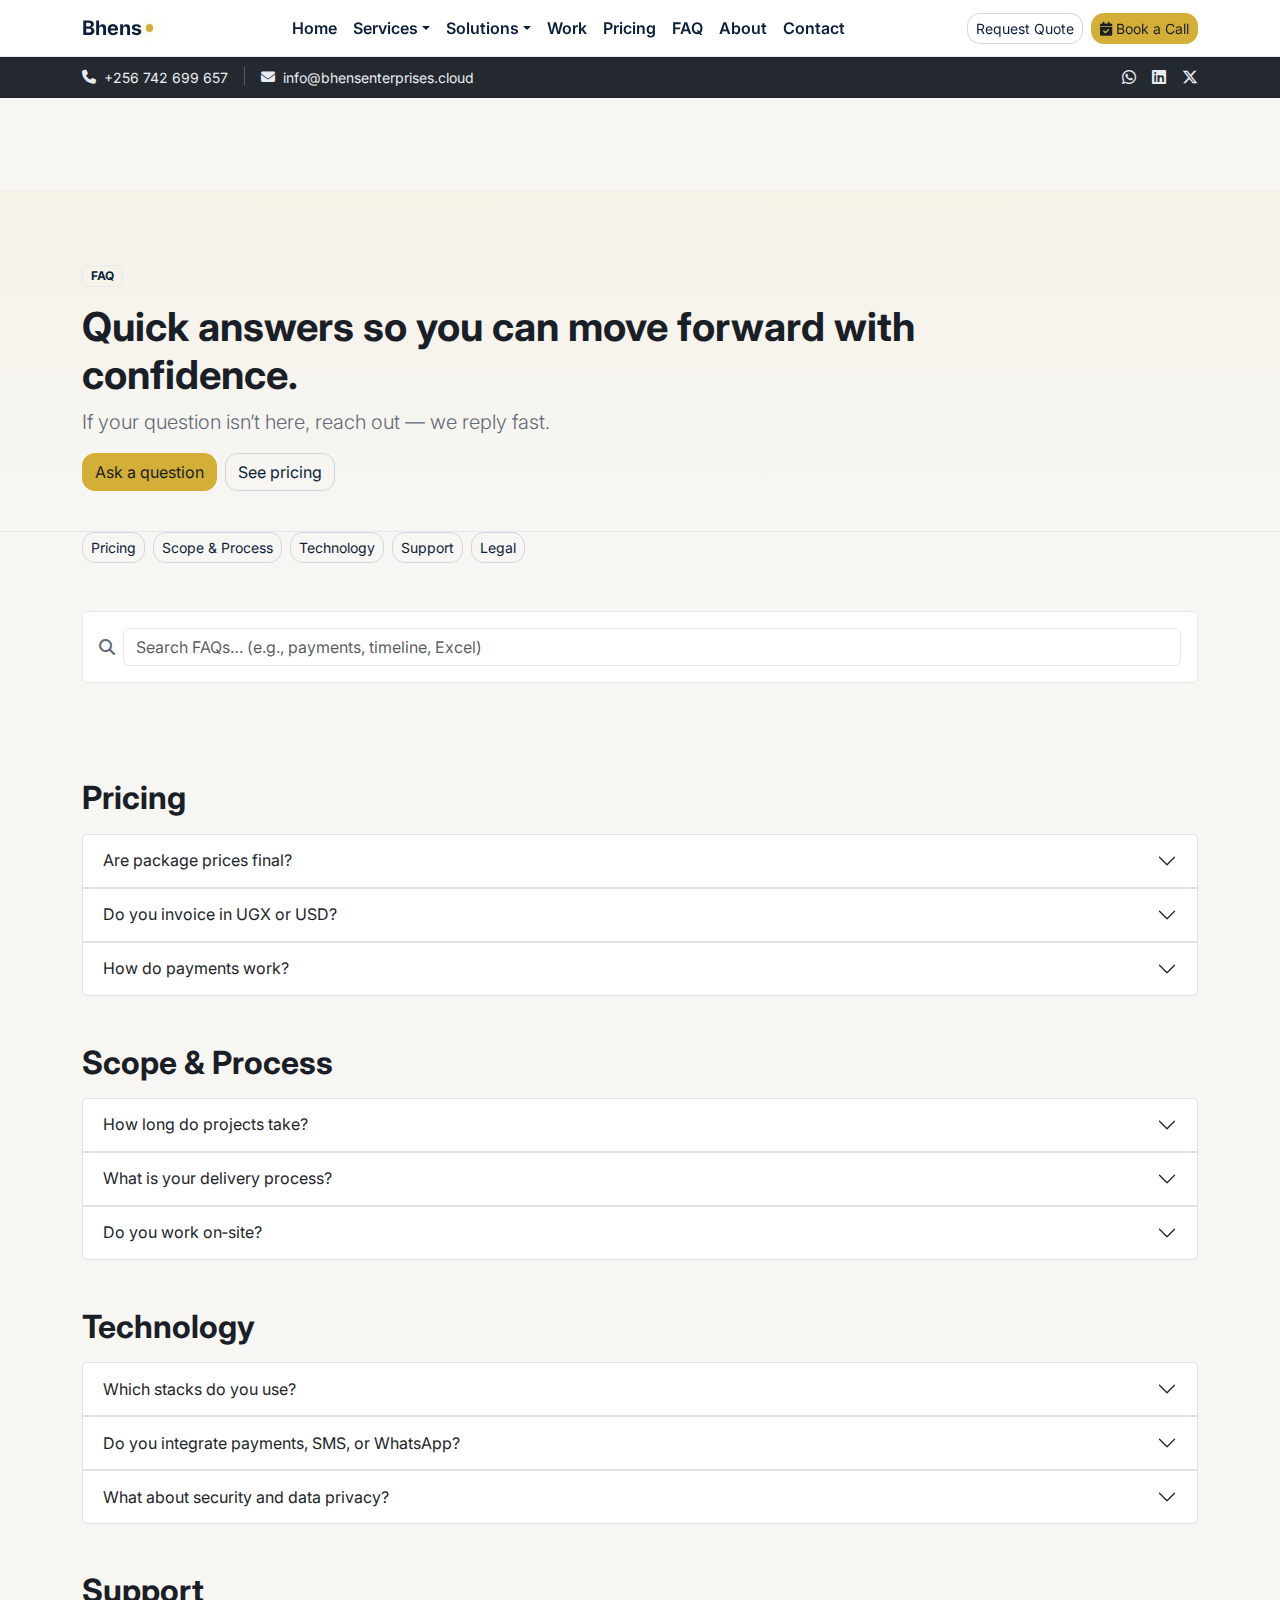
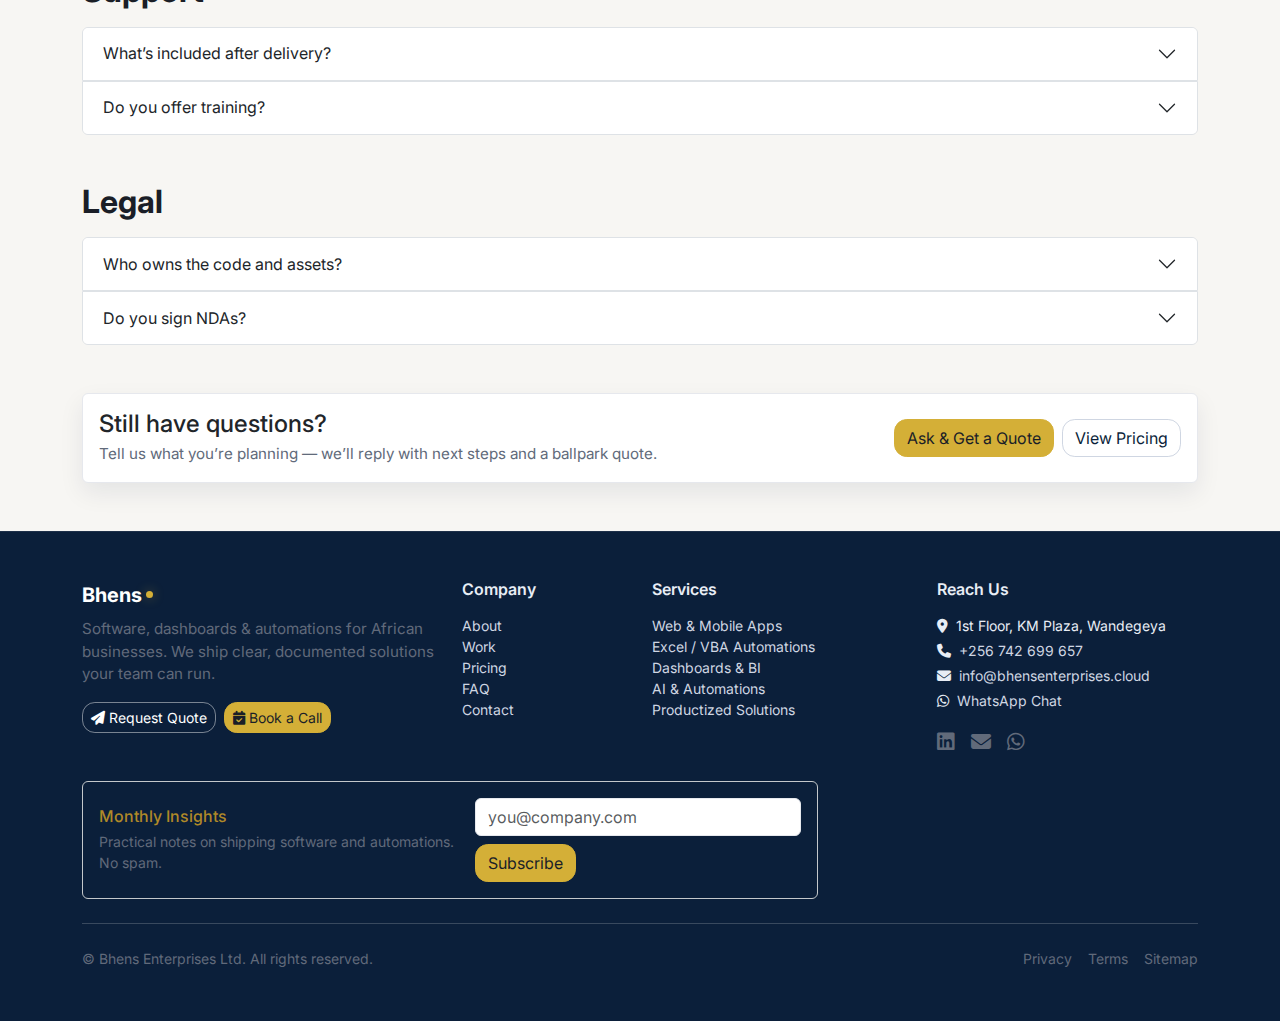
<file: faq.html>
<!-- ============================= -->
<!-- FILE: faq.html                -->
<!-- ============================= -->
<!doctype html>
<html lang="en">

    <head>
        <meta charset="utf-8" />
        <meta name="viewport" content="width=device-width, initial-scale=1" />
        <title>FAQ — Bhens Enterprises Ltd</title>
        <meta name="description" content="Answers to common questions about scope, pricing, timelines, tech stack, handover and support." />

        <!-- Open Graph -->
        <meta property="og:title" content="FAQ — Bhens Enterprises" />
        <meta property="og:description" content="Scope • Pricing • Timelines • Handover • Support" />
        <meta property="og:type" content="website" />
        <meta property="og:image" content="assets/img/og-banner.jpg" />
        <meta property="og:url" content="https://bhensenterprises.cloud/faq.html" />
        <meta name="twitter:card" content="summary_large_image" />

        <!-- JSON-LD FAQ Schema -->
        <script type="application/ld+json">
            {
                "@context": "https://schema.org",
                "@type": "FAQPage",
                "mainEntity": [{
                    "@type": "Question",
                    "name": "Are package prices final?",
                    "acceptedAnswer": {
                        "@type": "Answer",
                        "text": "They are typical scopes for speed. If you need extra screens, integrations or data work, we confirm a tailored scope and price before starting."
                    }
                }, {
                    "@type": "Question",
                    "name": "Do you work with UGX or USD?",
                    "acceptedAnswer": {
                        "@type": "Answer",
                        "text": "We can invoice in UGX or USD. UGX ranges shown are typical equivalents and may shift with FX."
                    }
                }, {
                    "@type": "Question",
                    "name": "How long do projects take?",
                    "acceptedAnswer": {
                        "@type": "Answer",
                        "text": "Excel automations 3–10 days, dashboards 1–3 weeks, MVP apps 2–6 weeks, AI pilots 1–2 weeks depending on scope."
                    }
                }, {
                    "@type": "Question",
                    "name": "What is included in handover?",
                    "acceptedAnswer": {
                        "@type": "Answer",
                        "text": "Documentation, admin notes, and a 14‑day bug‑fix window. Source code and assets are included unless otherwise stated."
                    }
                }, {
                    "@type": "Question",
                    "name": "What if we need ongoing support?",
                    "acceptedAnswer": {
                        "@type": "Answer",
                        "text": "We offer optional SLAs for priority fixes, small tweaks and monthly analytics reviews. You can cancel any time."
                    }
                }]
            }
        </script>

        <!-- Plausible Analytics -->
        <script defer data-domain="bhensenterprises.cloud" src="https://plausible.io/js/script.js"></script>

        <!-- CSS -->
        <link href="https://cdn.jsdelivr.net/npm/bootstrap@5.3.3/dist/css/bootstrap.min.css" rel="stylesheet" />
        <link href="https://cdnjs.cloudflare.com/ajax/libs/font-awesome/6.5.2/css/all.min.css" rel="stylesheet" />
        <link href="https://fonts.googleapis.com/css2?family=Inter:wght@300;400;600;700&display=swap" rel="stylesheet" />
        <link href="assets/css/styles.css" rel="stylesheet" />
    </head>

    <body>
        <!-- Header partial include -->
        <div id="header-include"></div>

        <main class="page-wrap">
            <!-- Page header -->
            <header class="hero">
                <div class="container">
                    <div class="row align-items-center g-3">
                        <div class="col-lg-9">
                            <span class="badge badge-outline mb-3">FAQ</span>
                            <h1 class="display-6 fw-bold">Quick answers so you can move forward with confidence.</h1>
                            <p class="text-secondary lead">If your question isn’t here, reach out — we reply fast.</p>
                            <div class="d-flex gap-2 mt-2">
                                <a class="btn btn-accent" href="contact.html#quote">Ask a question</a>
                                <a class="btn btn-outline-light" href="pricing.html">See pricing</a>
                            </div>
                        </div>
                    </div>
                </div>
            </header>

            <!-- Quick nav -->
            <section class="section pt-0">
                <div class="container">
                    <div class="d-flex flex-wrap gap-2">
                        <a class="btn btn-sm btn-outline-light" href="#faq-pricing">Pricing</a>
                        <a class="btn btn-sm btn-outline-light" href="#faq-scope">Scope & Process</a>
                        <a class="btn btn-sm btn-outline-light" href="#faq-tech">Technology</a>
                        <a class="btn btn-sm btn-outline-light" href="#faq-support">Support</a>
                        <a class="btn btn-sm btn-outline-light" href="#faq-legal">Legal</a>
                    </div>
                </div>
            </section>

            <!-- Search (client-side) -->
            <section class="section pt-0">
                <div class="container">
                    <div class="card">
                        <div class="card-body d-flex gap-2 align-items-center">
                            <i class="fa fa-magnifying-glass text-secondary"></i>
                            <input id="faqSearch" class="form-control" placeholder="Search FAQs… (e.g., payments, timeline, Excel)" />
                        </div>
                    </div>
                </div>
            </section>

            <!-- Pricing -->
            <section id="faq-pricing" class="section">
                <div class="container">
                    <h2 class="fw-bold mb-3">Pricing</h2>
                    <div class="accordion" id="accPricing">
                        <div class="accordion-item bg-transparent border">
                            <h2 class="accordion-header" id="p1"><button class="accordion-button collapsed" type="button" data-bs-toggle="collapse" data-bs-target="#p1c">Are package prices final?</button></h2>
                            <div id="p1c" class="accordion-collapse collapse" aria-labelledby="p1" data-bs-parent="#accPricing">
                                <div class="accordion-body small-muted">They’re typical scopes for speed. If your project needs extra screens, integrations, or data work, we’ll confirm a tailored quote before we start.</div>
                            </div>
                        </div>
                        <div class="accordion-item bg-transparent border">
                            <h2 class="accordion-header" id="p2"><button class="accordion-button collapsed" type="button" data-bs-toggle="collapse" data-bs-target="#p2c">Do you invoice in UGX or USD?</button></h2>
                            <div id="p2c" class="accordion-collapse collapse" aria-labelledby="p2" data-bs-parent="#accPricing">
                                <div class="accordion-body small-muted">We invoice in UGX or USD. UGX ranges are typical equivalents and may shift with FX. We’ll confirm the currency on the quote.</div>
                            </div>
                        </div>
                        <div class="accordion-item bg-transparent border">
                            <h2 class="accordion-header" id="p3"><button class="accordion-button collapsed" type="button" data-bs-toggle="collapse" data-bs-target="#p3c">How do payments work?</button></h2>
                            <div id="p3c" class="accordion-collapse collapse" aria-labelledby="p3" data-bs-parent="#accPricing">
                                <div class="accordion-body small-muted">50% to kick off, 50% on delivery. For larger scopes we can break into milestone invoices. Bank transfer and mobile money supported.</div>
                            </div>
                        </div>
                    </div>
                </div>
            </section>

            <!-- Scope & Process -->
            <section id="faq-scope" class="section pt-0">
                <div class="container">
                    <h2 class="fw-bold mb-3">Scope & Process</h2>
                    <div class="accordion" id="accScope">
                        <div class="accordion-item bg-transparent border">
                            <h2 class="accordion-header" id="s1"><button class="accordion-button collapsed" type="button" data-bs-toggle="collapse" data-bs-target="#s1c">How long do projects take?</button></h2>
                            <div id="s1c" class="accordion-collapse collapse" aria-labelledby="s1" data-bs-parent="#accScope">
                                <div class="accordion-body small-muted">Excel automations 3–10 days, dashboards 1–3 weeks, MVP apps 2–6 weeks, AI pilots 1–2 weeks depending on scope.</div>
                            </div>
                        </div>
                        <div class="accordion-item bg-transparent border">
                            <h2 class="accordion-header" id="s2"><button class="accordion-button collapsed" type="button" data-bs-toggle="collapse" data-bs-target="#s2c">What is your delivery process?</button></h2>
                            <div id="s2c" class="accordion-collapse collapse" aria-labelledby="s2" data-bs-parent="#accScope">
                                <div class="accordion-body small-muted">1) Scope & Quote → 2) Design & Build → 3) Test & Deploy → 4) Support. We ship in small increments with weekly check‑ins.</div>
                            </div>
                        </div>
                        <div class="accordion-item bg-transparent border">
                            <h2 class="accordion-header" id="s3"><button class="accordion-button collapsed" type="button" data-bs-toggle="collapse" data-bs-target="#s3c">Do you work on‑site?</button></h2>
                            <div id="s3c" class="accordion-collapse collapse" aria-labelledby="s3" data-bs-parent="#accScope">
                                <div class="accordion-body small-muted">Yes for training and deployment days in Kampala; otherwise remote works best to keep speed and cost efficient.</div>
                            </div>
                        </div>
                    </div>
                </div>
            </section>

            <!-- Technology -->
            <section id="faq-tech" class="section pt-0">
                <div class="container">
                    <h2 class="fw-bold mb-3">Technology</h2>
                    <div class="accordion" id="accTech">
                        <div class="accordion-item bg-transparent border">
                            <h2 class="accordion-header" id="t1"><button class="accordion-button collapsed" type="button" data-bs-toggle="collapse" data-bs-target="#t1c">Which stacks do you use?</button></h2>
                            <div id="t1c" class="accordion-collapse collapse" aria-labelledby="t1" data-bs-parent="#accTech">
                                <div class="accordion-body small-muted">Frontend: Flutter/React/Bootstrap. Backend: Flask/FastAPI. Data: Excel/VBA/Power BI. Mapping: Leaflet. Charts: Chart.js. Hosting: Netlify/Cloudflare/Hetzner/Render.</div>
                            </div>
                        </div>
                        <div class="accordion-item bg-transparent border">
                            <h2 class="accordion-header" id="t2"><button class="accordion-button collapsed" type="button" data-bs-toggle="collapse" data-bs-target="#t2c">Do you integrate payments, SMS, or WhatsApp?</button></h2>
                            <div id="t2c" class="accordion-collapse collapse" aria-labelledby="t2" data-bs-parent="#accTech">
                                <div class="accordion-body small-muted">Yes. We work with popular local gateways and messaging providers. SMS/WhatsApp depends on your chosen provider’s APIs and fees.</div>
                            </div>
                        </div>
                        <div class="accordion-item bg-transparent border">
                            <h2 class="accordion-header" id="t3"><button class="accordion-button collapsed" type="button" data-bs-toggle="collapse" data-bs-target="#t3c">What about security and data privacy?</button></h2>
                            <div id="t3c" class="accordion-collapse collapse" aria-labelledby="t3" data-bs-parent="#accTech">
                                <div class="accordion-body small-muted">We use least‑privilege access, environment secrets, and secure data handling. For AI, we avoid training on your data unless explicitly agreed.</div>
                            </div>
                        </div>
                    </div>
                </div>
            </section>

            <!-- Support -->
            <section id="faq-support" class="section pt-0">
                <div class="container">
                    <h2 class="fw-bold mb-3">Support</h2>
                    <div class="accordion" id="accSupport">
                        <div class="accordion-item bg-transparent border">
                            <h2 class="accordion-header" id="u1"><button class="accordion-button collapsed" type="button" data-bs-toggle="collapse" data-bs-target="#u1c">What’s included after delivery?</button></h2>
                            <div id="u1c" class="accordion-collapse collapse" aria-labelledby="u1" data-bs-parent="#accSupport">
                                <div class="accordion-body small-muted">A 14‑day bug‑fix window, documentation, and admin notes. We can also train your team and provide optional SLAs.</div>
                            </div>
                        </div>
                        <div class="accordion-item bg-transparent border">
                            <h2 class="accordion-header" id="u2"><button class="accordion-button collapsed" type="button" data-bs-toggle="collapse" data-bs-target="#u2c">Do you offer training?</button></h2>
                            <div id="u2c" class="accordion-collapse collapse" aria-labelledby="u2" data-bs-parent="#accSupport">
                                <div class="accordion-body small-muted">Yes. From 1‑hour walkthroughs to half‑day workshops. We tailor agendas to your workflows.</div>
                            </div>
                        </div>
                    </div>
                </div>
            </section>

            <!-- Legal -->
            <section id="faq-legal" class="section pt-0">
                <div class="container">
                    <h2 class="fw-bold mb-3">Legal</h2>
                    <div class="accordion" id="accLegal">
                        <div class="accordion-item bg-transparent border">
                            <h2 class="accordion-header" id="l1"><button class="accordion-button collapsed" type="button" data-bs-toggle="collapse" data-bs-target="#l1c">Who owns the code and assets?</button></h2>
                            <div id="l1c" class="accordion-collapse collapse" aria-labelledby="l1" data-bs-parent="#accLegal">
                                <div class="accordion-body small-muted">You do, unless otherwise stated. We hand over source code and assets. Third‑party licenses remain subject to their terms.</div>
                            </div>
                        </div>
                        <div class="accordion-item bg-transparent border">
                            <h2 class="accordion-header" id="l2"><button class="accordion-button collapsed" type="button" data-bs-toggle="collapse" data-bs-target="#l2c">Do you sign NDAs?</button></h2>
                            <div id="l2c" class="accordion-collapse collapse" aria-labelledby="l2" data-bs-parent="#accLegal">
                                <div class="accordion-body small-muted">Yes. We’re happy to sign your NDA or provide a mutual NDA template.</div>
                            </div>
                        </div>
                    </div>
                </div>
            </section>

            <!-- CTA strip -->
            <section class="section pt-0">
                <div class="container">
                    <div class="card shadow-soft">
                        <div class="card-body d-flex flex-column flex-md-row align-items-md-center gap-3">
                            <div>
                                <h4 class="mb-1">Still have questions?</h4>
                                <p class="small-muted mb-0">Tell us what you’re planning — we’ll reply with next steps and a ballpark quote.</p>
                            </div>
                            <div class="ms-md-auto d-flex gap-2">
                                <a class="btn btn-accent" href="contact.html#quote">Ask & Get a Quote</a>
                                <a class="btn btn-outline-light" href="pricing.html">View Pricing</a>
                            </div>
                        </div>
                    </div>
                </div>
            </section>
        </main>

        <!-- Footer partial include -->
        <div id="footer-include"></div>

        <!-- Scripts -->
        <script src="https://cdn.jsdelivr.net/npm/bootstrap@5.3.3/dist/js/bootstrap.bundle.min.js"></script>
        <script src="assets/js/main.js"></script>
        <script>
            // Load partials
            async function loadPartial(id, file) {
                try {
                    const res = await fetch(file);
                    const html = await res.text();
                    document.getElementById(id).innerHTML = html;
                } catch (err) {
                    console.error('Partial load failed:', file, err);
                }
            }
            document.addEventListener('DOMContentLoaded', () => {
                loadPartial('header-include', 'partials/header.html');
                loadPartial('footer-include', 'partials/footer.html');
            });

            // FAQ search (client-side)
            document.addEventListener('input', (e) => {
                if (e.target.id !== 'faqSearch') return;
                const q = e.target.value.toLowerCase();
                const items = document.querySelectorAll('.accordion-item');
                items.forEach(it => {
                    const txt = it.innerText.toLowerCase();
                    if (!q || txt.includes(q)) it.classList.remove('d-none');
                    else it.classList.add('d-none');
                });
                if (window.plausible) plausible('FAQ Search', {
                    props: {
                        q
                    }
                });
            });
        </script>
    </body>

</html>
</file>
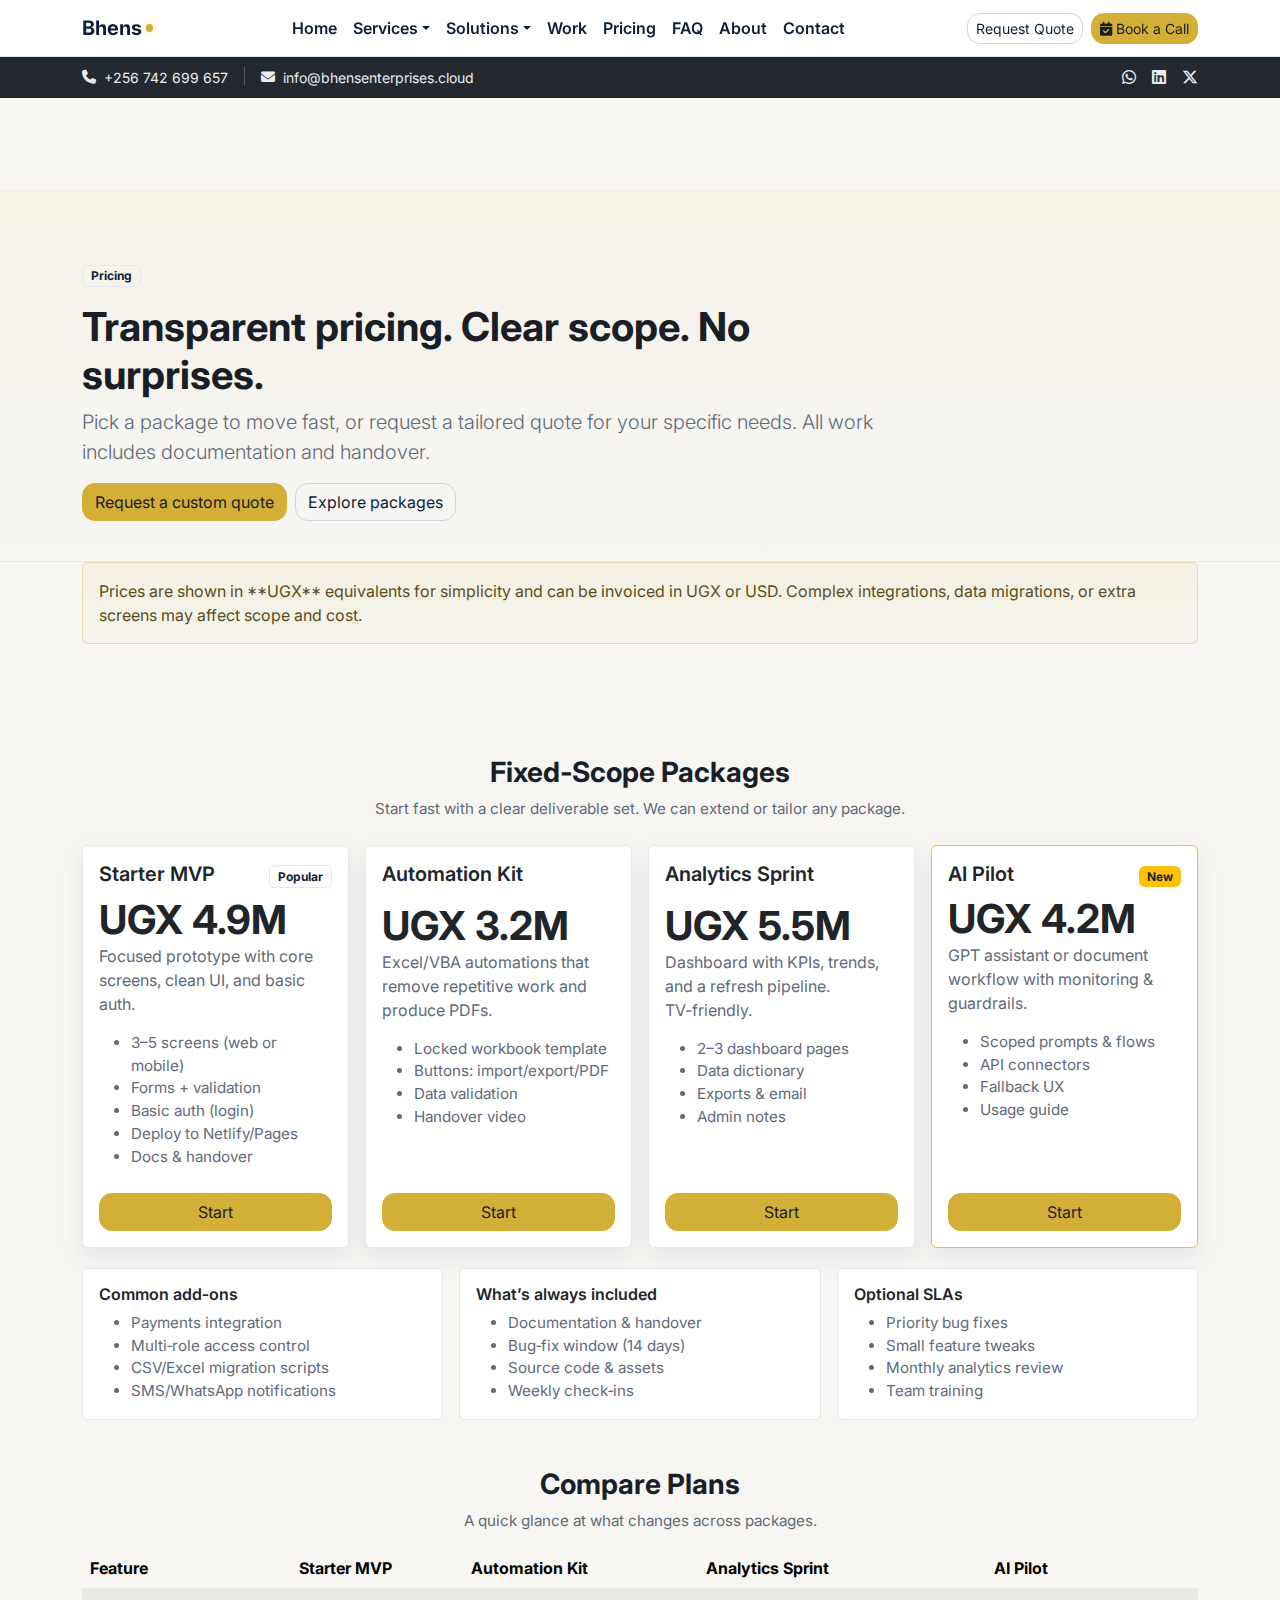
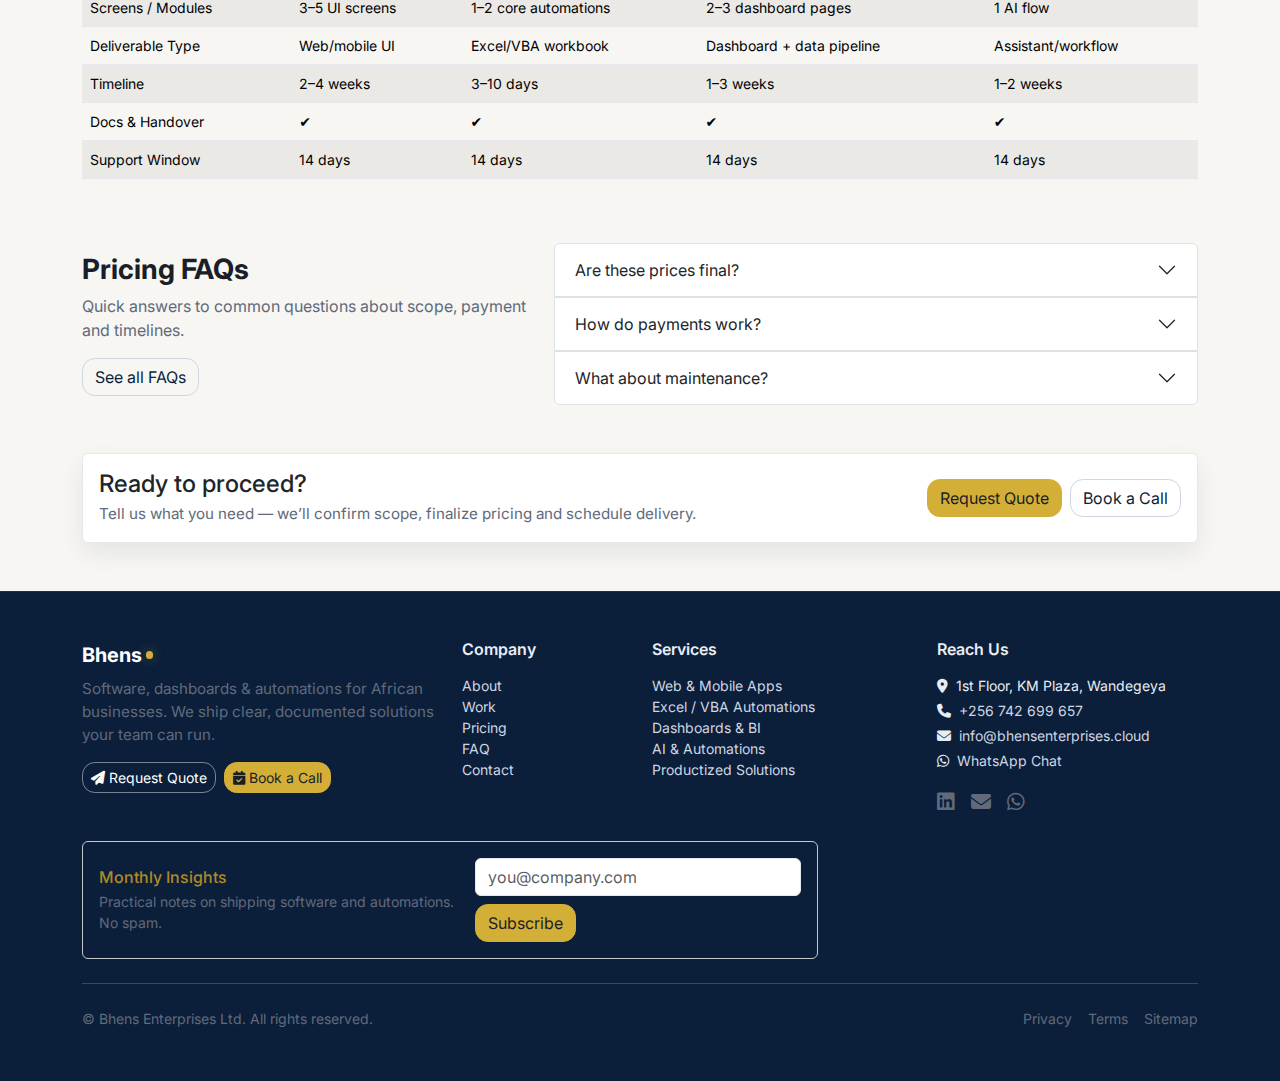
<file: pricing.html>
<!-- ============================= -->
<!-- FILE: pricing.html            -->
<!-- ============================= -->
<!doctype html>
<html lang="en">

    <head>
        <meta charset="utf-8" />
        <meta name="viewport" content="width=device-width, initial-scale=1" />
        <title>Pricing — Bhens Enterprises Ltd</title>
        <meta name="description" content="Transparent pricing for software, dashboards, Excel/VBA automations, and AI integrations. Fixed packages and custom quotes." />

        <!-- Open Graph -->
        <meta property="og:title" content="Pricing — Bhens Enterprises" />
        <meta property="og:description" content="Transparent packages for MVPs, automation kits, analytics sprints, and AI pilots." />
        <meta property="og:type" content="website" />
        <meta property="og:image" content="assets/img/og-banner.jpg" />
        <meta property="og:url" content="https://bhensenterprises.cloud/pricing.html" />
        <meta name="twitter:card" content="summary_large_image" />

        <!-- Plausible Analytics -->
        <script defer data-domain="bhensenterprises.cloud" src="https://plausible.io/js/script.js"></script>

        <!-- CSS -->
        <link href="https://cdn.jsdelivr.net/npm/bootstrap@5.3.3/dist/css/bootstrap.min.css" rel="stylesheet" />
        <link href="https://cdnjs.cloudflare.com/ajax/libs/font-awesome/6.5.2/css/all.min.css" rel="stylesheet" />
        <link href="https://fonts.googleapis.com/css2?family=Inter:wght@300;400;600;700&display=swap" rel="stylesheet" />
        <link href="assets/css/styles.css" rel="stylesheet" />
    </head>

    <body>
        <!-- Header partial include -->
        <div id="header-include"></div>

        <main class="page-wrap">
            <!-- Page header -->
            <header class="hero">
                <div class="container">
                    <div class="row align-items-center g-3">
                        <div class="col-lg-9">
                            <span class="badge badge-outline mb-3">Pricing</span>
                            <h1 class="display-6 fw-bold">Transparent pricing. Clear scope. No surprises.</h1>
                            <p class="text-secondary lead">Pick a package to move fast, or request a tailored quote for your specific needs. All work includes documentation and handover.</p>
                            <div class="d-flex gap-2 mt-2">
                                <a class="btn btn-accent" href="contact.html#quote">Request a custom quote</a>
                                <a class="btn btn-outline-light" href="#packages">Explore packages</a>
                            </div>
                        </div>
                    </div>
                </div>
            </header>

            <!-- Notes banner -->
            <section class="section pt-0">
                <div class="container">
                    <div class="alert alert-bhens">
                        Prices are shown in **UGX** equivalents for simplicity and can be invoiced in UGX or USD. Complex integrations, data migrations, or extra screens may affect scope and cost.
                    </div>
                </div>
            </section>

            <!-- Packages -->
            <section id="packages" class="section">
                <div class="container">
                    <div class="text-center mb-4">
                        <h3 class="fw-bold">Fixed‑Scope Packages</h3>
                        <p class="small-muted">Start fast with a clear deliverable set. We can extend or tailor any package.</p>
                    </div>

                    <div class="row g-3 align-items-stretch">
                        <!-- Starter MVP -->
                        <div class="col-md-6 col-lg-3">
                            <div class="card h-100 shadow-soft">
                                <div class="card-body d-flex flex-column">
                                    <div class="d-flex align-items-baseline justify-content-between">
                                        <h5 class="fw-semibold mb-0">Starter MVP</h5>
                                        <span class="badge badge-outline">Popular</span>
                                    </div>
                                    <div class="display-6 fw-bold mt-2">UGX 4.9M</div>
                                    <p class="text-secondary">Focused prototype with core screens, clean UI, and basic auth.</p>
                                    <ul class="small-muted mb-4">
                                        <li>3–5 screens (web or mobile)</li>
                                        <li>Forms + validation</li>
                                        <li>Basic auth (login)</li>
                                        <li>Deploy to Netlify/Pages</li>
                                        <li>Docs & handover</li>
                                    </ul>
                                    <div class="mt-auto d-grid">
                                        <a class="btn btn-accent" href="contact.html#quote" onclick="track('Pricing Select',{plan:'Starter MVP'})">Start</a>
                                    </div>
                                </div>
                            </div>
                        </div>

                        <!-- Automation Kit -->
                        <div class="col-md-6 col-lg-3">
                            <div class="card h-100 shadow-soft">
                                <div class="card-body d-flex flex-column">
                                    <h5 class="fw-semibold">Automation Kit</h5>
                                    <div class="display-6 fw-bold mt-2">UGX 3.2M</div>
                                    <p class="text-secondary">Excel/VBA automations that remove repetitive work and produce PDFs.</p>
                                    <ul class="small-muted mb-4">
                                        <li>Locked workbook template</li>
                                        <li>Buttons: import/export/PDF</li>
                                        <li>Data validation</li>
                                        <li>Handover video</li>
                                    </ul>
                                    <div class="mt-auto d-grid">
                                        <a class="btn btn-accent" href="contact.html#quote" onclick="track('Pricing Select',{plan:'Automation Kit'})">Start</a>
                                    </div>
                                </div>
                            </div>
                        </div>

                        <!-- Analytics Sprint -->
                        <div class="col-md-6 col-lg-3">
                            <div class="card h-100 shadow-soft">
                                <div class="card-body d-flex flex-column">
                                    <h5 class="fw-semibold ">Analytics Sprint</h5>
                                    <div class="display-6 fw-bold mt-2">UGX 5.5M</div>
                                    <p class="text-secondary">Dashboard with KPIs, trends, and a refresh pipeline. TV‑friendly.</p>
                                    <ul class="small-muted mb-4">
                                        <li>2–3 dashboard pages</li>
                                        <li>Data dictionary</li>
                                        <li>Exports & email</li>
                                        <li>Admin notes</li>
                                    </ul>
                                    <div class="mt-auto d-grid">
                                        <a class="btn btn-accent" href="contact.html#quote" onclick="track('Pricing Select',{plan:'Analytics Sprint'})">Start</a>
                                    </div>
                                </div>
                            </div>
                        </div>

                        <!-- AI Pilot -->
                        <div class="col-md-6 col-lg-3">
                            <div class="card h-100 shadow-soft border-warning">
                                <div class="card-body d-flex flex-column">
                                    <div class="d-flex align-items-baseline justify-content-between">
                                        <h5 class="fw-semibold mb-0">AI Pilot</h5>
                                        <span class="badge bg-warning text-dark">New</span>
                                    </div>
                                    <div class="display-6 fw-bold mt-2">UGX 4.2M</div>
                                    <p class="text-secondary">GPT assistant or document workflow with monitoring & guardrails.</p>
                                    <ul class="small-muted mb-4">
                                        <li>Scoped prompts & flows</li>
                                        <li>API connectors</li>
                                        <li>Fallback UX</li>
                                        <li>Usage guide</li>
                                    </ul>
                                    <div class="mt-auto d-grid">
                                        <a class="btn btn-accent" href="contact.html#quote" onclick="track('Pricing Select',{plan:'AI Pilot'})">Start</a>
                                    </div>
                                </div>
                            </div>
                        </div>
                    </div>

                    <!-- Add‑ons -->
                    <div class="row g-3 mt-1">
                        <div class="col-lg-4">
                            <div class="card h-100">
                                <div class="card-body">
                                    <h6 class="fw-semibold">Common add‑ons</h6>
                                    <ul class="small-muted mb-0">
                                        <li>Payments integration</li>
                                        <li>Multi‑role access control</li>
                                        <li>CSV/Excel migration scripts</li>
                                        <li>SMS/WhatsApp notifications</li>
                                    </ul>
                                </div>
                            </div>
                        </div>
                        <div class="col-lg-4">
                            <div class="card h-100">
                                <div class="card-body">
                                    <h6 class="fw-semibold">What’s always included</h6>
                                    <ul class="small-muted mb-0">
                                        <li>Documentation & handover</li>
                                        <li>Bug‑fix window (14 days)</li>
                                        <li>Source code & assets</li>
                                        <li>Weekly check‑ins</li>
                                    </ul>
                                </div>
                            </div>
                        </div>
                        <div class="col-lg-4">
                            <div class="card h-100">
                                <div class="card-body">
                                    <h6 class="fw-semibold">Optional SLAs</h6>
                                    <ul class="small-muted mb-0">
                                        <li>Priority bug fixes</li>
                                        <li>Small feature tweaks</li>
                                        <li>Monthly analytics review</li>
                                        <li>Team training</li>
                                    </ul>
                                </div>
                            </div>
                        </div>
                    </div>
                </div>
            </section>

            <!-- Comparison table -->
            <section class="section pt-0">
                <div class="container">
                    <div class="text-center mb-3">
                        <h3 class="fw-bold">Compare Plans</h3>
                        <p class="small-muted">A quick glance at what changes across packages.</p>
                    </div>
                    <div class="table-responsive">
                        <table class="table table-grey table-striped table-hover align-middle bhens">
                            <thead>
                                <tr>
                                    <th>Feature</th>
                                    <th>Starter MVP</th>
                                    <th>Automation Kit</th>
                                    <th>Analytics Sprint</th>
                                    <th>AI Pilot</th>
                                </tr>
                            </thead>
                            <tbody class="small">
                                <tr>
                                    <td>Screens / Modules</td>
                                    <td>3–5 UI screens</td>
                                    <td>1–2 core automations</td>
                                    <td>2–3 dashboard pages</td>
                                    <td>1 AI flow</td>
                                </tr>
                                <tr>
                                    <td>Deliverable Type</td>
                                    <td>Web/mobile UI</td>
                                    <td>Excel/VBA workbook</td>
                                    <td>Dashboard + data pipeline</td>
                                    <td>Assistant/workflow</td>
                                </tr>
                                <tr>
                                    <td>Timeline</td>
                                    <td>2–4 weeks</td>
                                    <td>3–10 days</td>
                                    <td>1–3 weeks</td>
                                    <td>1–2 weeks</td>
                                </tr>
                                <tr>
                                    <td>Docs & Handover</td>
                                    <td>✔</td>
                                    <td>✔</td>
                                    <td>✔</td>
                                    <td>✔</td>
                                </tr>
                                <tr>
                                    <td>Support Window</td>
                                    <td>14 days</td>
                                    <td>14 days</td>
                                    <td>14 days</td>
                                    <td>14 days</td>
                                </tr>
                            </tbody>
                        </table>
                    </div>
                </div>
            </section>

            <!-- FAQ teaser -->
            <section class="section pt-0">
                <div class="container">
                    <div class="row g-3 align-items-center">
                        <div class="col-lg-5">
                            <h3 class="fw-bold">Pricing FAQs</h3>
                            <p class="text-secondary">Quick answers to common questions about scope, payment and timelines.</p>
                            <a class="btn btn-outline-light" href="faq.html">See all FAQs</a>
                        </div>
                        <div class="col-lg-7">
                            <div class="accordion" id="pricingFaq">
                                <div class="accordion-item bg-transparent border">
                                    <h2 class="accordion-header" id="q1"><button class="accordion-button collapsed" type="button" data-bs-toggle="collapse" data-bs-target="#a1" aria-expanded="false" aria-controls="a1">Are these prices final?</button></h2>
                                    <div id="a1" class="accordion-collapse collapse" aria-labelledby="q1" data-bs-parent="#pricingFaq">
                                        <div class="accordion-body small-muted">They’re typical scopes for speed. If your project needs extra screens, integrations, or data work, we’ll confirm a tailored quote before we start.</div>
                                    </div>
                                </div>
                                <div class="accordion-item bg-transparent border">
                                    <h2 class="accordion-header" id="q2"><button class="accordion-button collapsed" type="button" data-bs-toggle="collapse" data-bs-target="#a2" aria-expanded="false" aria-controls="a2">How do payments work?</button></h2>
                                    <div id="a2" class="accordion-collapse collapse" aria-labelledby="q2" data-bs-parent="#pricingFaq">
                                        <div class="accordion-body small-muted">50% to kick off, 50% on delivery. Invoices in UGX or USD. For larger scopes we can break into milestones.</div>
                                    </div>
                                </div>
                                <div class="accordion-item bg-transparent border">
                                    <h2 class="accordion-header" id="q3"><button class="accordion-button collapsed" type="button" data-bs-toggle="collapse" data-bs-target="#a3" aria-expanded="false" aria-controls="a3">What about maintenance?</button></h2>
                                    <div id="a3" class="accordion-collapse collapse" aria-labelledby="q3" data-bs-parent="#pricingFaq">
                                        <div class="accordion-body small-muted">Each package includes a 14‑day bug‑fix window. After that, we offer optional SLAs for proactive support and small tweaks.</div>
                                    </div>
                                </div>
                            </div>
                        </div>
                    </div>
                </div>
            </section>

            <!-- CTA strip -->
            <section class="section pt-0">
                <div class="container">
                    <div class="card shadow-soft">
                        <div class="card-body d-flex flex-column flex-md-row align-items-md-center gap-3">
                            <div>
                                <h4 class="mb-1">Ready to proceed?</h4>
                                <p class="small-muted mb-0">Tell us what you need — we’ll confirm scope, finalize pricing and schedule delivery.</p>
                            </div>
                            <div class="ms-md-auto d-flex gap-2">
                                <a class="btn btn-accent" href="contact.html#quote">Request Quote</a>
                                <a class="btn btn-outline-light" href="contact.html#book">Book a Call</a>
                            </div>
                        </div>
                    </div>
                </div>
            </section>
        </main>

        <!-- Footer partial include -->
        <div id="footer-include"></div>

        <!-- Scripts -->
        <script src="https://cdn.jsdelivr.net/npm/bootstrap@5.3.3/dist/js/bootstrap.bundle.min.js"></script>
        <script src="assets/js/main.js"></script>
        <script>
            // Load partials
            async function loadPartial(id, file) {
                try {
                    const res = await fetch(file);
                    const html = await res.text();
                    document.getElementById(id).innerHTML = html;
                } catch (err) {
                    console.error('Partial load failed:', file, err);
                }
            }
            document.addEventListener('DOMContentLoaded', () => {
                loadPartial('header-include', 'partials/header.html');
                loadPartial('footer-include', 'partials/footer.html');
            });
        </script>
    </body>

</html>
</file>
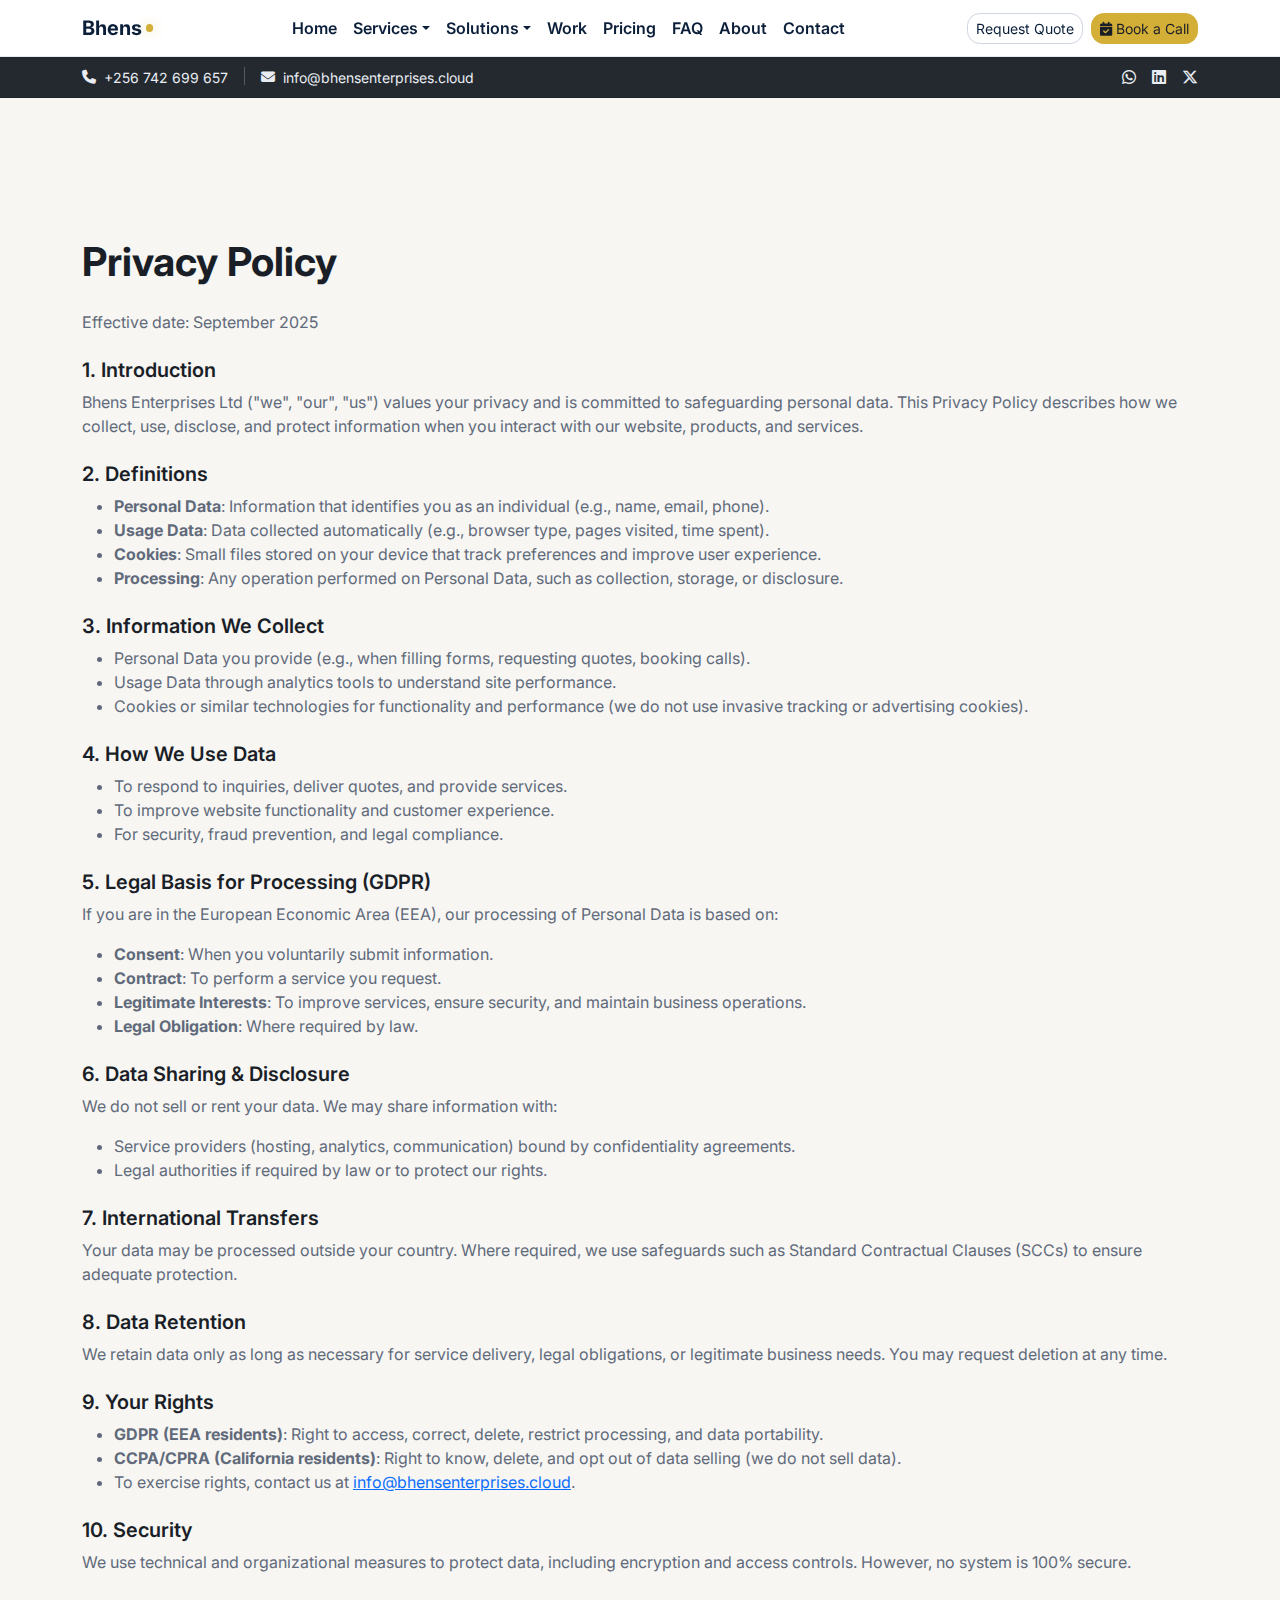
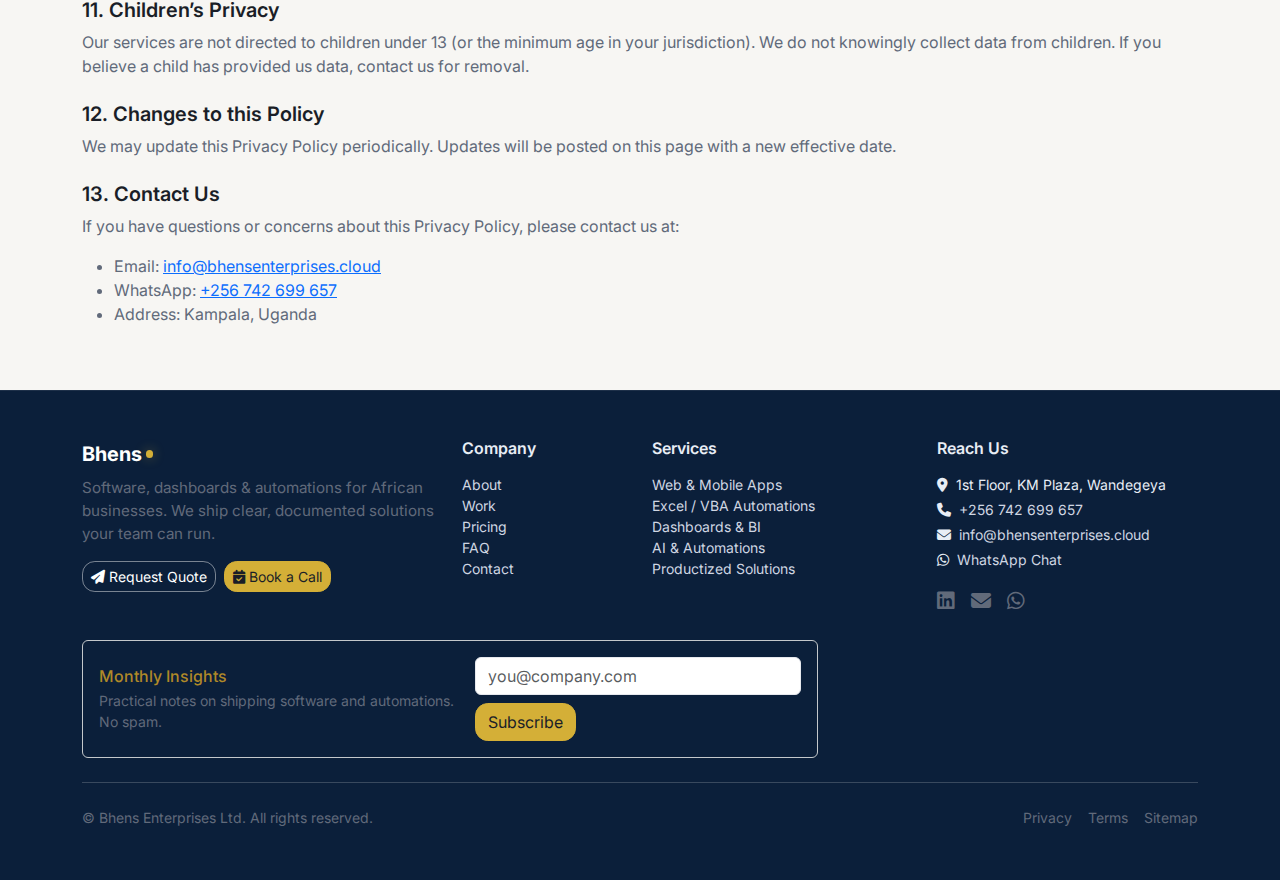
<file: privacy.html>
<!-- ============================= -->
<!-- FILE: privacy.html (Expanded) -->
<!-- ============================= -->
<!doctype html>
<html lang="en">

    <head>
        <meta charset="utf-8" />
        <meta name="viewport" content="width=device-width, initial-scale=1" />
        <title>Privacy Policy — Bhens Enterprises Ltd</title>
        <meta name="description" content="Full Privacy Policy of Bhens Enterprises Ltd." />

        <!-- Open Graph -->
        <meta property="og:title" content="Privacy Policy — Bhens Enterprises" />
        <meta property="og:description" content="How we collect, use, and protect your data." />
        <meta property="og:type" content="website" />
        <meta property="og:image" content="assets/img/og-banner.jpg" />
        <meta property="og:url" content="https://bhensenterprises.cloud/privacy.html" />
        <meta name="twitter:card" content="summary_large_image" />

        <!-- Plausible Analytics -->
        <script defer data-domain="bhensenterprises.cloud" src="https://plausible.io/js/script.js"></script>

        <!-- CSS -->
        <link href="https://cdn.jsdelivr.net/npm/bootstrap@5.3.3/dist/css/bootstrap.min.css" rel="stylesheet" />
        <link href="https://cdnjs.cloudflare.com/ajax/libs/font-awesome/6.5.2/css/all.min.css" rel="stylesheet" />
        <link href="https://fonts.googleapis.com/css2?family=Inter:wght@300;400;600;700&display=swap" rel="stylesheet" />
        <link href="assets/css/styles.css" rel="stylesheet" />
    </head>

    <body>
        <!-- Header partial include -->
        <div id="header-include"></div>

        <main class="page-wrap">
            <section class="section">
                <div class="container">
                    <h1 class="fw-bold mb-4">Privacy Policy</h1>
                    <p class="text-secondary">Effective date: September 2025</p>

                    <h5 class="fw-semibold mt-4">1. Introduction</h5>
                    <p class="text-secondary">Bhens Enterprises Ltd ("we", "our", "us") values your privacy and is committed to safeguarding personal data. This Privacy Policy describes how we collect, use, disclose, and protect information when you interact with our website,
                        products, and services.</p>

                    <h5 class="fw-semibold mt-4">2. Definitions</h5>
                    <ul class="text-secondary">
                        <li><strong>Personal Data</strong>: Information that identifies you as an individual (e.g., name, email, phone).</li>
                        <li><strong>Usage Data</strong>: Data collected automatically (e.g., browser type, pages visited, time spent).</li>
                        <li><strong>Cookies</strong>: Small files stored on your device that track preferences and improve user experience.</li>
                        <li><strong>Processing</strong>: Any operation performed on Personal Data, such as collection, storage, or disclosure.</li>
                    </ul>

                    <h5 class="fw-semibold mt-4">3. Information We Collect</h5>
                    <ul class="text-secondary">
                        <li>Personal Data you provide (e.g., when filling forms, requesting quotes, booking calls).</li>
                        <li>Usage Data through analytics tools to understand site performance.</li>
                        <li>Cookies or similar technologies for functionality and performance (we do not use invasive tracking or advertising cookies).</li>
                    </ul>

                    <h5 class="fw-semibold mt-4">4. How We Use Data</h5>
                    <ul class="text-secondary">
                        <li>To respond to inquiries, deliver quotes, and provide services.</li>
                        <li>To improve website functionality and customer experience.</li>
                        <li>For security, fraud prevention, and legal compliance.</li>
                    </ul>

                    <h5 class="fw-semibold mt-4">5. Legal Basis for Processing (GDPR)</h5>
                    <p class="text-secondary">If you are in the European Economic Area (EEA), our processing of Personal Data is based on:</p>
                    <ul class="text-secondary">
                        <li><strong>Consent</strong>: When you voluntarily submit information.</li>
                        <li><strong>Contract</strong>: To perform a service you request.</li>
                        <li><strong>Legitimate Interests</strong>: To improve services, ensure security, and maintain business operations.</li>
                        <li><strong>Legal Obligation</strong>: Where required by law.</li>
                    </ul>

                    <h5 class="fw-semibold mt-4">6. Data Sharing & Disclosure</h5>
                    <p class="text-secondary">We do not sell or rent your data. We may share information with:</p>
                    <ul class="text-secondary">
                        <li>Service providers (hosting, analytics, communication) bound by confidentiality agreements.</li>
                        <li>Legal authorities if required by law or to protect our rights.</li>
                    </ul>

                    <h5 class="fw-semibold mt-4">7. International Transfers</h5>
                    <p class="text-secondary">Your data may be processed outside your country. Where required, we use safeguards such as Standard Contractual Clauses (SCCs) to ensure adequate protection.</p>

                    <h5 class="fw-semibold mt-4">8. Data Retention</h5>
                    <p class="text-secondary">We retain data only as long as necessary for service delivery, legal obligations, or legitimate business needs. You may request deletion at any time.</p>

                    <h5 class="fw-semibold mt-4">9. Your Rights</h5>
                    <ul class="text-secondary">
                        <li><strong>GDPR (EEA residents)</strong>: Right to access, correct, delete, restrict processing, and data portability.</li>
                        <li><strong>CCPA/CPRA (California residents)</strong>: Right to know, delete, and opt out of data selling (we do not sell data).</li>
                        <li>To exercise rights, contact us at <a href="mailto:info@bhensenterprises.cloud">info@bhensenterprises.cloud</a>.</li>
                    </ul>

                    <h5 class="fw-semibold mt-4">10. Security</h5>
                    <p class="text-secondary">We use technical and organizational measures to protect data, including encryption and access controls. However, no system is 100% secure.</p>

                    <h5 class="fw-semibold mt-4">11. Children’s Privacy</h5>
                    <p class="text-secondary">Our services are not directed to children under 13 (or the minimum age in your jurisdiction). We do not knowingly collect data from children. If you believe a child has provided us data, contact us for removal.</p>

                    <h5 class="fw-semibold mt-4">12. Changes to this Policy</h5>
                    <p class="text-secondary">We may update this Privacy Policy periodically. Updates will be posted on this page with a new effective date.</p>

                    <h5 class="fw-semibold mt-4">13. Contact Us</h5>
                    <p class="text-secondary">If you have questions or concerns about this Privacy Policy, please contact us at:</p>
                    <ul class="text-secondary">
                        <li>Email: <a href="mailto:info@bhensenterprises.cloud">info@bhensenterprises.cloud</a></li>
                        <li>WhatsApp: <a target="_blank" href="https://wa.me/256742699657">+256 742 699 657</a></li>
                        <li>Address: Kampala, Uganda</li>
                    </ul>
                </div>
            </section>
        </main>

        <!-- Footer partial include -->
        <div id="footer-include"></div>

        <!-- Scripts -->
        <script src="https://cdn.jsdelivr.net/npm/bootstrap@5.3.3/dist/js/bootstrap.bundle.min.js"></script>
        <script src="assets/js/main.js"></script>
        <script>
            // Load partials
            async function loadPartial(id, file) {
                try {
                    const res = await fetch(file);
                    const html = await res.text();
                    document.getElementById(id).innerHTML = html;
                } catch (err) {
                    console.error('Partial load failed:', file, err);
                }
            }
            document.addEventListener('DOMContentLoaded', () => {
                loadPartial('header-include', 'partials/header.html');
                loadPartial('footer-include', 'partials/footer.html');
            });
        </script>
    </body>

</html>
</file>
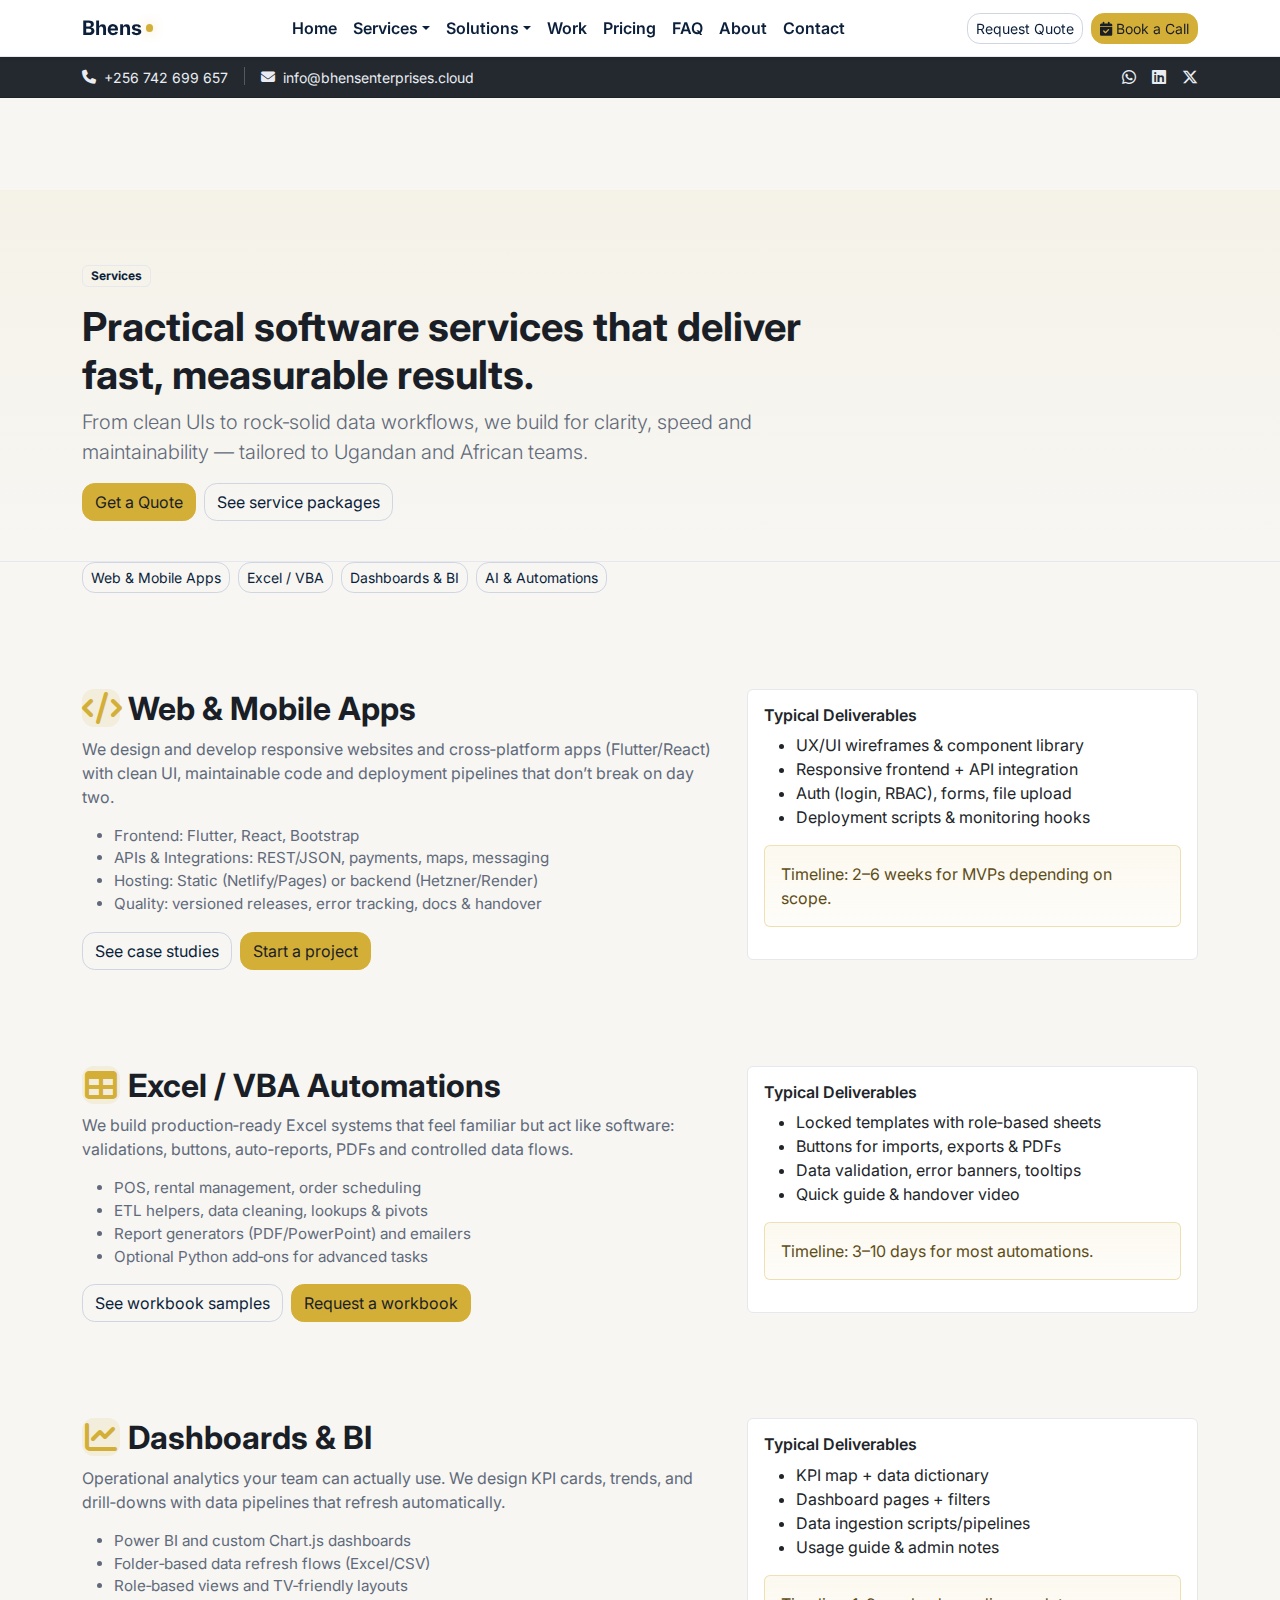
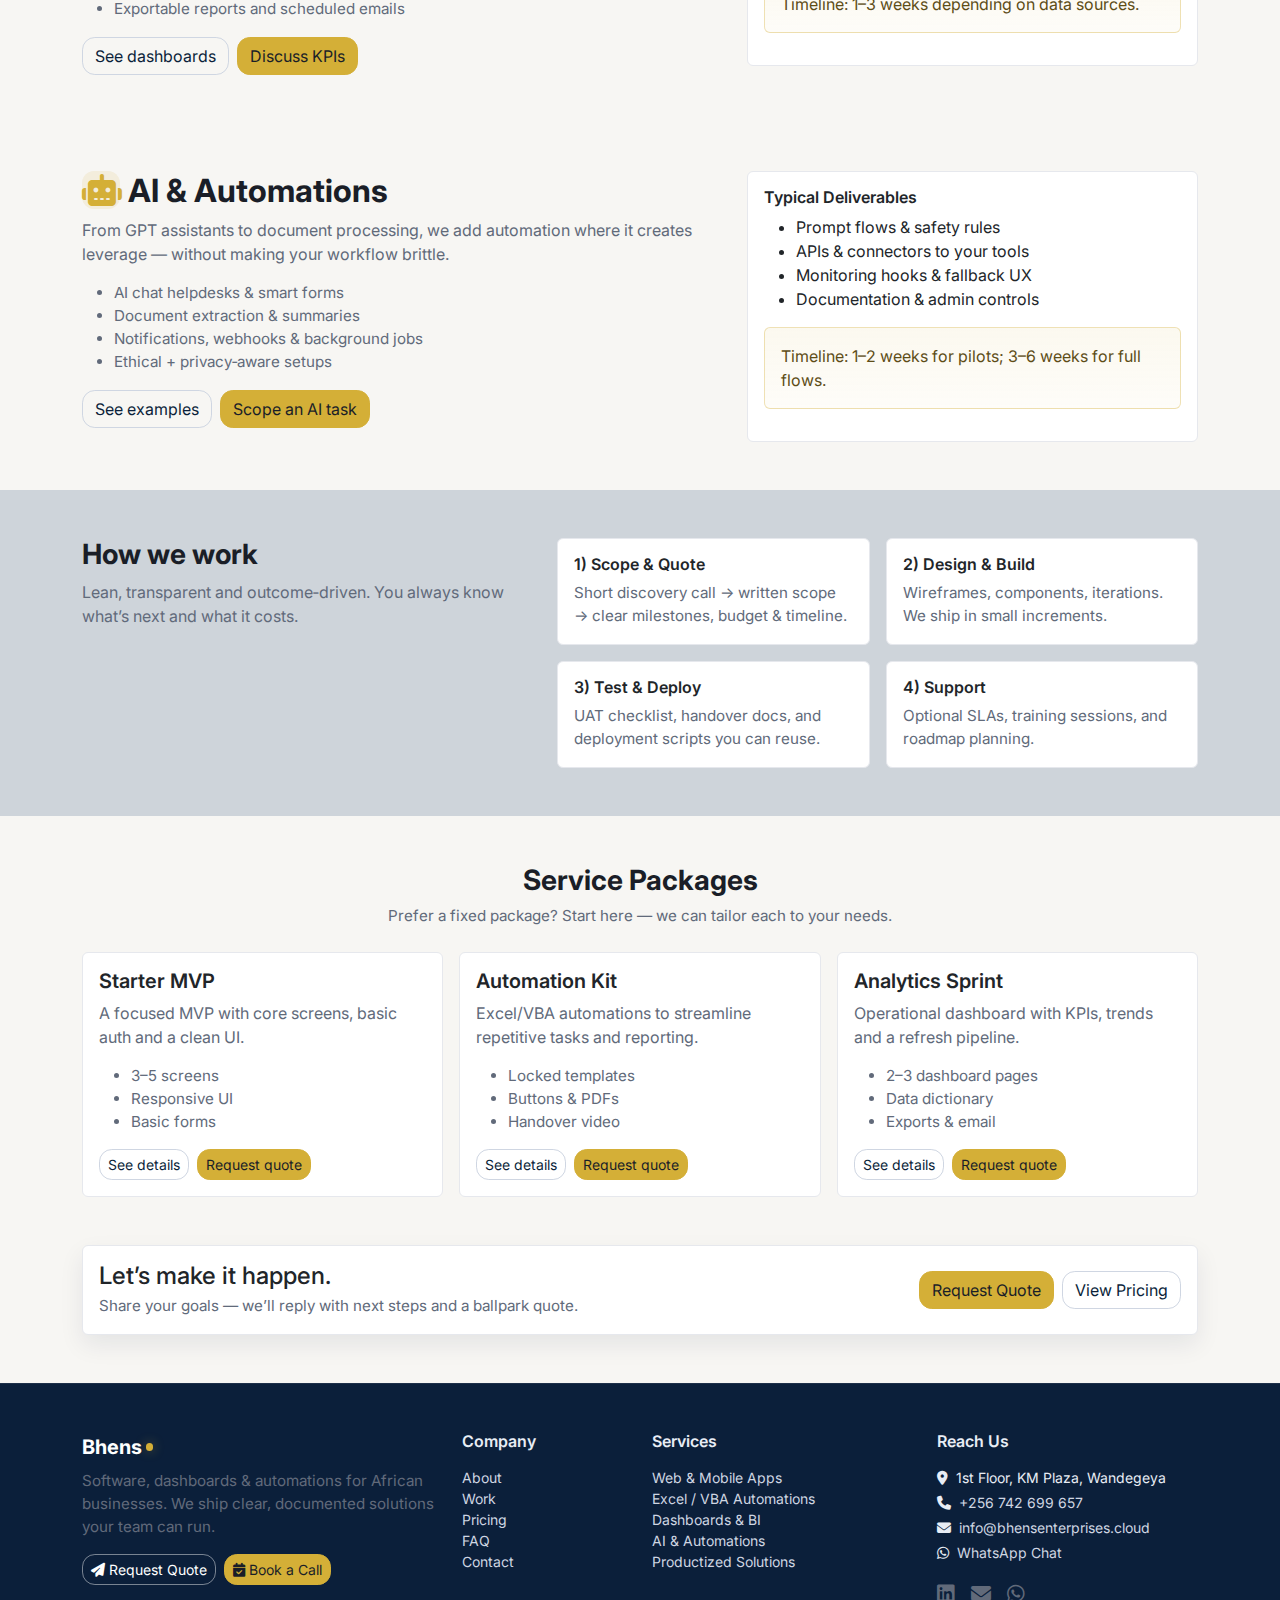
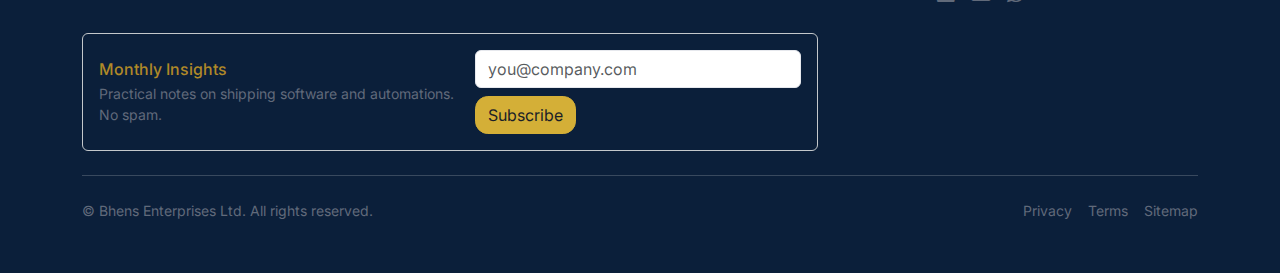
<file: services.html>
<!-- ============================= -->
<!-- FILE: services.html           -->
<!-- ============================= -->
<!doctype html>
<html lang="en">

    <head>
        <meta charset="utf-8" />
        <meta name="viewport" content="width=device-width, initial-scale=1" />
        <title>Services — Bhens Enterprises Ltd</title>
        <meta name="description" content="Software services for African businesses: Web & mobile apps, Excel/VBA automations, dashboards & BI, and AI integrations." />

        <!-- Open Graph -->
        <meta property="og:title" content="Services — Bhens Enterprises" />
        <meta property="og:description" content="Web & mobile apps • Excel/VBA • Dashboards & BI • AI & automations" />
        <meta property="og:type" content="website" />
        <meta property="og:image" content="/assets/img/og-banner.jpg" />
        <meta property="og:url" content="https://bhens.enterprises/services.html" />
        <meta name="twitter:card" content="summary_large_image" />

        <!-- Plausible Analytics -->
        <script defer data-domain="bhens.enterprises" src="https://plausible.io/js/script.js"></script>

        <!-- CSS -->
        <link href="https://cdn.jsdelivr.net/npm/bootstrap@5.3.3/dist/css/bootstrap.min.css" rel="stylesheet" />
        <link href="https://cdnjs.cloudflare.com/ajax/libs/font-awesome/6.5.2/css/all.min.css" rel="stylesheet" />
        <link href="https://fonts.googleapis.com/css2?family=Inter:wght@300;400;600;700&display=swap" rel="stylesheet" />
        <link href="/assets/css/styles.css" rel="stylesheet" />
    </head>

    <body>
        <!-- Header partial include -->
        <div id="header-include"></div>

        <main class="page-wrap">
            <!-- Page header -->
            <header class="hero">
                <div class="container">
                    <div class="row align-items-center g-3">
                        <div class="col-lg-8">
                            <span class="badge badge-outline mb-3">Services</span>
                            <h1 class="display-6 fw-bold">Practical software services that deliver fast, measurable results.</h1>
                            <p class="text-secondary lead">From clean UIs to rock‑solid data workflows, we build for clarity, speed and maintainability — tailored to Ugandan and African teams.</p>
                            <div class="d-flex gap-2 mt-2">
                                <a class="btn btn-accent" href="/contact.html#quote">Get a Quote</a>
                                <a class="btn btn-outline-light" href="#packages">See service packages</a>
                            </div>
                        </div>
                    </div>
                </div>
            </header>

            <!-- Service nav chips -->
            <section class="section pt-0">
                <div class="container">
                    <div class="d-flex flex-wrap gap-2">
                        <a class="btn btn-sm btn-outline-light" href="#webapps">Web & Mobile Apps</a>
                        <a class="btn btn-sm btn-outline-light" href="#excel">Excel / VBA</a>
                        <a class="btn btn-sm btn-outline-light" href="#dashboards">Dashboards & BI</a>
                        <a class="btn btn-sm btn-outline-light" href="#ai">AI & Automations</a>
                    </div>
                </div>
            </section>

            <!-- Web & Mobile Apps -->
            <section id="webapps" class="section">
                <div class="container">
                    <div class="row g-4 align-items-start">
                        <div class="col-lg-7">
                            <h2 class="fw-bold mb-2"><i class="fa fa-code me-2 icon-blob"></i>Web & Mobile Apps</h2>
                            <p class="text-secondary">We design and develop responsive websites and cross‑platform apps (Flutter/React) with clean UI, maintainable code and deployment pipelines that don’t break on day two.</p>
                            <ul class="small-muted">
                                <li>Frontend: Flutter, React, Bootstrap</li>
                                <li>APIs & Integrations: REST/JSON, payments, maps, messaging</li>
                                <li>Hosting: Static (Netlify/Pages) or backend (Hetzner/Render)</li>
                                <li>Quality: versioned releases, error tracking, docs & handover</li>
                            </ul>
                            <div class="d-flex gap-2 mt-2">
                                <a class="btn btn-outline-light" href="/work.html">See case studies</a>
                                <a class="btn btn-accent" href="/contact.html#quote">Start a project</a>
                            </div>
                        </div>
                        <div class="col-lg-5">
                            <div class="card h-100">
                                <div class="card-body">
                                    <h6 class="fw-semibold">Typical Deliverables</h6>
                                    <ul class="mb-3">
                                        <li>UX/UI wireframes & component library</li>
                                        <li>Responsive frontend + API integration</li>
                                        <li>Auth (login, RBAC), forms, file upload</li>
                                        <li>Deployment scripts & monitoring hooks</li>
                                    </ul>
                                    <div class="alert alert-bhens">Timeline: 2–6 weeks for MVPs depending on scope.</div>
                                </div>
                            </div>
                        </div>
                    </div>
                </div>
            </section>

            <!-- Excel / VBA -->
            <section id="excel" class="section">
                <div class="container">
                    <div class="row g-4 align-items-start">
                        <div class="col-lg-7">
                            <h2 class="fw-bold mb-2"><i class="fa fa-table me-2 icon-blob"></i>Excel / VBA Automations</h2>
                            <p class="text-secondary">We build production‑ready Excel systems that feel familiar but act like software: validations, buttons, auto‑reports, PDFs and controlled data flows.</p>
                            <ul class="small-muted">
                                <li>POS, rental management, order scheduling</li>
                                <li>ETL helpers, data cleaning, lookups & pivots</li>
                                <li>Report generators (PDF/PowerPoint) and emailers</li>
                                <li>Optional Python add‑ons for advanced tasks</li>
                            </ul>
                            <div class="d-flex gap-2 mt-2">
                                <a class="btn btn-outline-light" href="/work.html">See workbook samples</a>
                                <a class="btn btn-accent" href="/contact.html#quote">Request a workbook</a>
                            </div>
                        </div>
                        <div class="col-lg-5">
                            <div class="card h-100">
                                <div class="card-body">
                                    <h6 class="fw-semibold">Typical Deliverables</h6>
                                    <ul class="mb-3">
                                        <li>Locked templates with role‑based sheets</li>
                                        <li>Buttons for imports, exports & PDFs</li>
                                        <li>Data validation, error banners, tooltips</li>
                                        <li>Quick guide & handover video</li>
                                    </ul>
                                    <div class="alert alert-bhens">Timeline: 3–10 days for most automations.</div>
                                </div>
                            </div>
                        </div>
                    </div>
                </div>
            </section>

            <!-- Dashboards & BI -->
            <section id="dashboards" class="section">
                <div class="container">
                    <div class="row g-4 align-items-start">
                        <div class="col-lg-7">
                            <h2 class="fw-bold mb-2"><i class="fa fa-chart-line me-2 icon-blob"></i>Dashboards & BI</h2>
                            <p class="text-secondary">Operational analytics your team can actually use. We design KPI cards, trends, and drill‑downs with data pipelines that refresh automatically.</p>
                            <ul class="small-muted">
                                <li>Power BI and custom Chart.js dashboards</li>
                                <li>Folder‑based data refresh flows (Excel/CSV)</li>
                                <li>Role‑based views and TV‑friendly layouts</li>
                                <li>Exportable reports and scheduled emails</li>
                            </ul>
                            <div class="d-flex gap-2 mt-2">
                                <a class="btn btn-outline-light" href="/work.html">See dashboards</a>
                                <a class="btn btn-accent" href="/contact.html#quote">Discuss KPIs</a>
                            </div>
                        </div>
                        <div class="col-lg-5">
                            <div class="card h-100">
                                <div class="card-body">
                                    <h6 class="fw-semibold">Typical Deliverables</h6>
                                    <ul class="mb-3">
                                        <li>KPI map + data dictionary</li>
                                        <li>Dashboard pages + filters</li>
                                        <li>Data ingestion scripts/pipelines</li>
                                        <li>Usage guide & admin notes</li>
                                    </ul>
                                    <div class="alert alert-bhens">Timeline: 1–3 weeks depending on data sources.</div>
                                </div>
                            </div>
                        </div>
                    </div>
                </div>
            </section>

            <!-- AI & Automations -->
            <section id="ai" class="section">
                <div class="container">
                    <div class="row g-4 align-items-start">
                        <div class="col-lg-7">
                            <h2 class="fw-bold mb-2"><i class="fa fa-robot me-2 icon-blob"></i>AI & Automations</h2>
                            <p class="text-secondary">From GPT assistants to document processing, we add automation where it creates leverage — without making your workflow brittle.</p>
                            <ul class="small-muted">
                                <li>AI chat helpdesks & smart forms</li>
                                <li>Document extraction & summaries</li>
                                <li>Notifications, webhooks & background jobs</li>
                                <li>Ethical + privacy‑aware setups</li>
                            </ul>
                            <div class="d-flex gap-2 mt-2">
                                <a class="btn btn-outline-light" href="/work.html">See examples</a>
                                <a class="btn btn-accent" href="/contact.html#quote">Scope an AI task</a>
                            </div>
                        </div>
                        <div class="col-lg-5">
                            <div class="card h-100">
                                <div class="card-body">
                                    <h6 class="fw-semibold">Typical Deliverables</h6>
                                    <ul class="mb-3">
                                        <li>Prompt flows & safety rules</li>
                                        <li>APIs & connectors to your tools</li>
                                        <li>Monitoring hooks & fallback UX</li>
                                        <li>Documentation & admin controls</li>
                                    </ul>
                                    <div class="alert alert-bhens">Timeline: 1–2 weeks for pilots; 3–6 weeks for full flows.</div>
                                </div>
                            </div>
                        </div>
                    </div>
                </div>
            </section>

            <!-- How we work -->
            <section class="section bg-dark-subtle bg-opacity-10">
                <div class="container">
                    <div class="row g-4">
                        <div class="col-lg-5">
                            <h3 class="fw-bold">How we work</h3>
                            <p class="text-secondary">Lean, transparent and outcome‑driven. You always know what’s next and what it costs.</p>
                        </div>
                        <div class="col-lg-7">
                            <div class="row g-3">
                                <div class="col-md-6">
                                    <div class="card h-100">
                                        <div class="card-body">
                                            <h6 class="fw-semibold">1) Scope & Quote</h6>
                                            <p class="small-muted mb-0">Short discovery call → written scope → clear milestones, budget & timeline.</p>
                                        </div>
                                    </div>
                                </div>
                                <div class="col-md-6">
                                    <div class="card h-100">
                                        <div class="card-body">
                                            <h6 class="fw-semibold">2) Design & Build</h6>
                                            <p class="small-muted mb-0">Wireframes, components, iterations. We ship in small increments.</p>
                                        </div>
                                    </div>
                                </div>
                                <div class="col-md-6">
                                    <div class="card h-100">
                                        <div class="card-body">
                                            <h6 class="fw-semibold">3) Test & Deploy</h6>
                                            <p class="small-muted mb-0">UAT checklist, handover docs, and deployment scripts you can reuse.</p>
                                        </div>
                                    </div>
                                </div>
                                <div class="col-md-6">
                                    <div class="card h-100">
                                        <div class="card-body">
                                            <h6 class="fw-semibold">4) Support</h6>
                                            <p class="small-muted mb-0">Optional SLAs, training sessions, and roadmap planning.</p>
                                        </div>
                                    </div>
                                </div>
                            </div>
                        </div>
                    </div>
                </div>
            </section>

            <!-- Packages (teaser; full pricing page later) -->
            <section id="packages" class="section">
                <div class="container">
                    <div class="text-center mb-4">
                        <h3 class="fw-bold">Service Packages</h3>
                        <p class="small-muted">Prefer a fixed package? Start here — we can tailor each to your needs.</p>
                    </div>
                    <div class="row g-3">
                        <div class="col-md-6 col-lg-4">
                            <div class="card h-100">
                                <div class="card-body d-flex flex-column">
                                    <h5 class="fw-semibold">Starter MVP</h5>
                                    <p class="text-secondary">A focused MVP with core screens, basic auth and a clean UI.</p>
                                    <ul class="small-muted mb-3">
                                        <li>3–5 screens</li>
                                        <li>Responsive UI</li>
                                        <li>Basic forms</li>
                                    </ul>
                                    <div class="mt-auto d-flex gap-2">
                                        <a class="btn btn-outline-light btn-sm" href="/pricing.html#starter">See details</a>
                                        <a class="btn btn-accent btn-sm" href="/contact.html#quote">Request quote</a>
                                    </div>
                                </div>
                            </div>
                        </div>
                        <div class="col-md-6 col-lg-4">
                            <div class="card h-100">
                                <div class="card-body d-flex flex-column">
                                    <h5 class="fw-semibold">Automation Kit</h5>
                                    <p class="text-secondary">Excel/VBA automations to streamline repetitive tasks and reporting.</p>
                                    <ul class="small-muted mb-3">
                                        <li>Locked templates</li>
                                        <li>Buttons & PDFs</li>
                                        <li>Handover video</li>
                                    </ul>
                                    <div class="mt-auto d-flex gap-2">
                                        <a class="btn btn-outline-light btn-sm" href="/pricing.html#automation">See details</a>
                                        <a class="btn btn-accent btn-sm" href="/contact.html#quote">Request quote</a>
                                    </div>
                                </div>
                            </div>
                        </div>
                        <div class="col-md-6 col-lg-4">
                            <div class="card h-100">
                                <div class="card-body d-flex flex-column">
                                    <h5 class="fw-semibold">Analytics Sprint</h5>
                                    <p class="text-secondary">Operational dashboard with KPIs, trends and a refresh pipeline.</p>
                                    <ul class="small-muted mb-3">
                                        <li>2–3 dashboard pages</li>
                                        <li>Data dictionary</li>
                                        <li>Exports & email</li>
                                    </ul>
                                    <div class="mt-auto d-flex gap-2">
                                        <a class="btn btn-outline-light btn-sm" href="/pricing.html#analytics">See details</a>
                                        <a class="btn btn-accent btn-sm" href="/contact.html#quote">Request quote</a>
                                    </div>
                                </div>
                            </div>
                        </div>
                    </div>
                </div>
            </section>

            <!-- CTA -->
            <section class="section pt-0">
                <div class="container">
                    <div class="card shadow-soft">
                        <div class="card-body d-flex flex-column flex-md-row align-items-md-center gap-3">
                            <div>
                                <h4 class="mb-1">Let’s make it happen.</h4>
                                <p class="small-muted mb-0">Share your goals — we’ll reply with next steps and a ballpark quote.</p>
                            </div>
                            <div class="ms-md-auto d-flex gap-2">
                                <a class="btn btn-accent" href="/contact.html#quote">Request Quote</a>
                                <a class="btn btn-outline-light" href="/pricing.html">View Pricing</a>
                            </div>
                        </div>
                    </div>
                </div>
            </section>
        </main>

        <!-- Footer partial include -->
        <div id="footer-include"></div>

        <!-- Scripts -->
        <script src="https://cdn.jsdelivr.net/npm/bootstrap@5.3.3/dist/js/bootstrap.bundle.min.js"></script>
        <script src="/assets/js/main.js"></script>
        <script>
            // Load partials
            async function loadPartial(id, file) {
                try {
                    const res = await fetch(file);
                    const html = await res.text();
                    document.getElementById(id).innerHTML = html;
                } catch (err) {
                    console.error('Partial load failed:', file, err);
                }
            }
            document.addEventListener('DOMContentLoaded', () => {
                loadPartial('header-include', '/partials/header.html');
                loadPartial('footer-include', '/partials/footer.html');
            });
        </script>
    </body>

</html>
</file>
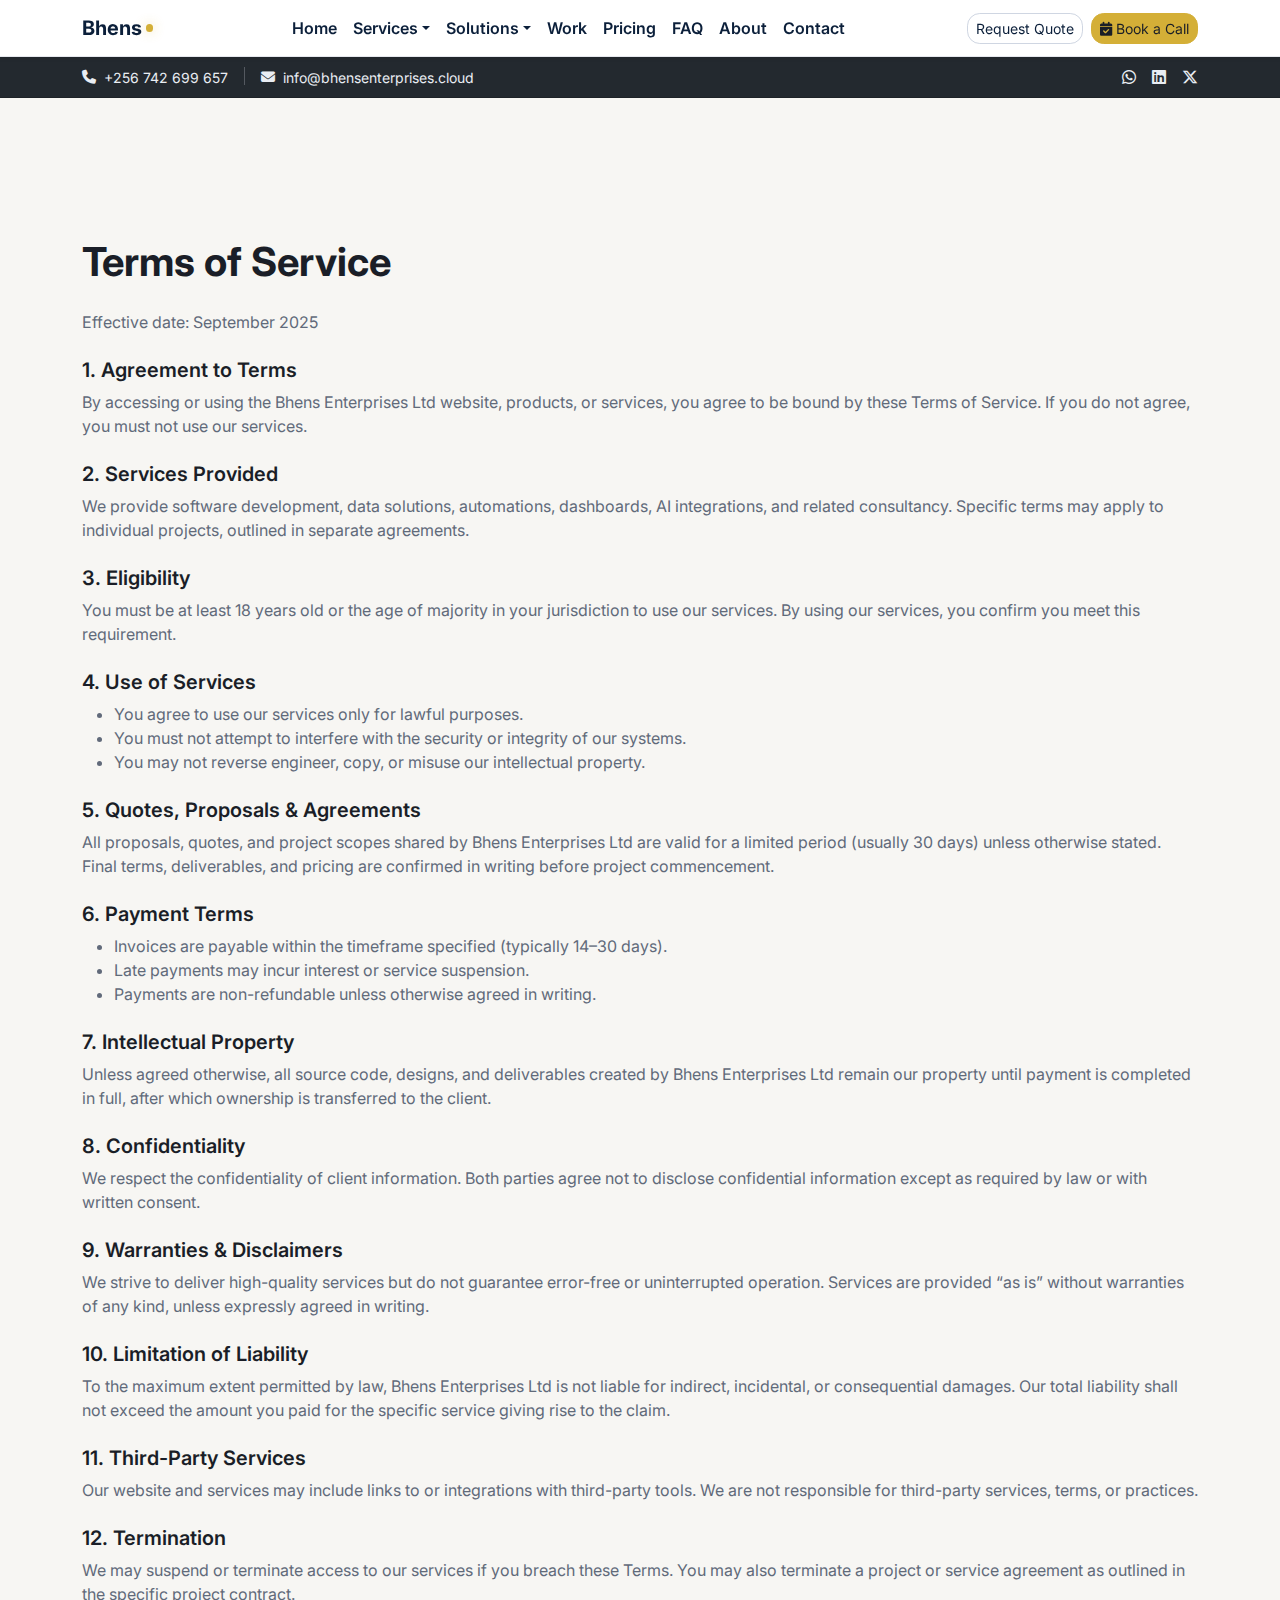
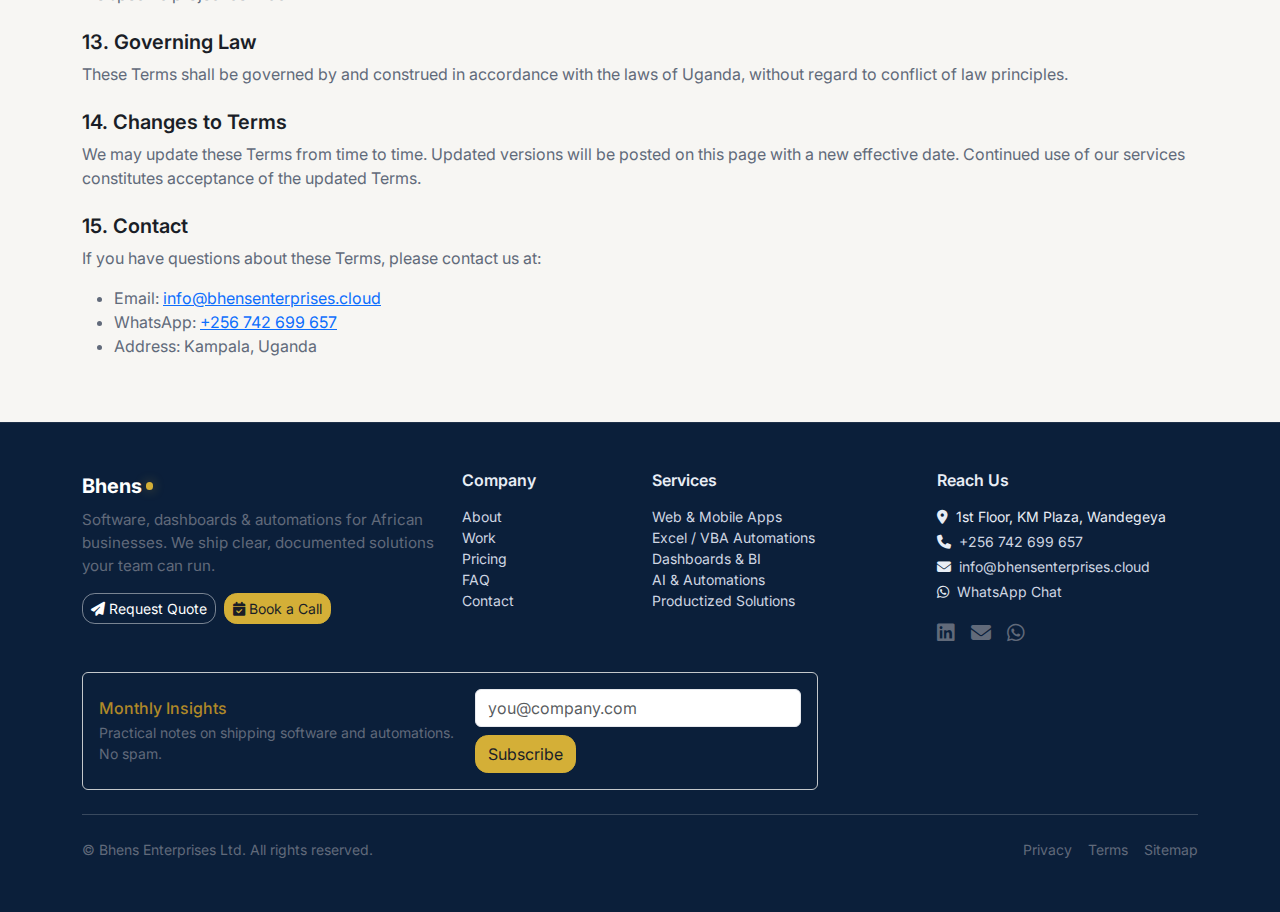
<file: terms.html>
<!-- ============================= -->
<!-- FILE: terms.html              -->
<!-- ============================= -->
<!doctype html>
<html lang="en">

    <head>
        <meta charset="utf-8" />
        <meta name="viewport" content="width=device-width, initial-scale=1" />
        <title>Terms of Service — Bhens Enterprises Ltd</title>
        <meta name="description" content="Terms of Service of Bhens Enterprises Ltd." />

        <!-- Open Graph -->
        <meta property="og:title" content="Terms of Service — Bhens Enterprises" />
        <meta property="og:description" content="The terms and conditions for using our website, products, and services." />
        <meta property="og:type" content="website" />
        <meta property="og:image" content="/assets/img/og-banner.jpg" />
        <meta property="og:url" content="https://bhens.enterprises/terms.html" />
        <meta name="twitter:card" content="summary_large_image" />

        <!-- Plausible Analytics -->
        <script defer data-domain="bhens.enterprises" src="https://plausible.io/js/script.js"></script>

        <!-- CSS -->
        <link href="https://cdn.jsdelivr.net/npm/bootstrap@5.3.3/dist/css/bootstrap.min.css" rel="stylesheet" />
        <link href="https://cdnjs.cloudflare.com/ajax/libs/font-awesome/6.5.2/css/all.min.css" rel="stylesheet" />
        <link href="https://fonts.googleapis.com/css2?family=Inter:wght@300;400;600;700&display=swap" rel="stylesheet" />
        <link href="/assets/css/styles.css" rel="stylesheet" />
    </head>

    <body>
        <!-- Header partial include -->
        <div id="header-include"></div>

        <main class="page-wrap">
            <section class="section">
                <div class="container">
                    <h1 class="fw-bold mb-4">Terms of Service</h1>
                    <p class="text-secondary">Effective date: September 2025</p>

                    <h5 class="fw-semibold mt-4">1. Agreement to Terms</h5>
                    <p class="text-secondary">By accessing or using the Bhens Enterprises Ltd website, products, or services, you agree to be bound by these Terms of Service. If you do not agree, you must not use our services.</p>

                    <h5 class="fw-semibold mt-4">2. Services Provided</h5>
                    <p class="text-secondary">We provide software development, data solutions, automations, dashboards, AI integrations, and related consultancy. Specific terms may apply to individual projects, outlined in separate agreements.</p>

                    <h5 class="fw-semibold mt-4">3. Eligibility</h5>
                    <p class="text-secondary">You must be at least 18 years old or the age of majority in your jurisdiction to use our services. By using our services, you confirm you meet this requirement.</p>

                    <h5 class="fw-semibold mt-4">4. Use of Services</h5>
                    <ul class="text-secondary">
                        <li>You agree to use our services only for lawful purposes.</li>
                        <li>You must not attempt to interfere with the security or integrity of our systems.</li>
                        <li>You may not reverse engineer, copy, or misuse our intellectual property.</li>
                    </ul>

                    <h5 class="fw-semibold mt-4">5. Quotes, Proposals & Agreements</h5>
                    <p class="text-secondary">All proposals, quotes, and project scopes shared by Bhens Enterprises Ltd are valid for a limited period (usually 30 days) unless otherwise stated. Final terms, deliverables, and pricing are confirmed in writing before project commencement.</p>

                    <h5 class="fw-semibold mt-4">6. Payment Terms</h5>
                    <ul class="text-secondary">
                        <li>Invoices are payable within the timeframe specified (typically 14–30 days).</li>
                        <li>Late payments may incur interest or service suspension.</li>
                        <li>Payments are non-refundable unless otherwise agreed in writing.</li>
                    </ul>

                    <h5 class="fw-semibold mt-4">7. Intellectual Property</h5>
                    <p class="text-secondary">Unless agreed otherwise, all source code, designs, and deliverables created by Bhens Enterprises Ltd remain our property until payment is completed in full, after which ownership is transferred to the client.</p>

                    <h5 class="fw-semibold mt-4">8. Confidentiality</h5>
                    <p class="text-secondary">We respect the confidentiality of client information. Both parties agree not to disclose confidential information except as required by law or with written consent.</p>

                    <h5 class="fw-semibold mt-4">9. Warranties & Disclaimers</h5>
                    <p class="text-secondary">We strive to deliver high-quality services but do not guarantee error-free or uninterrupted operation. Services are provided “as is” without warranties of any kind, unless expressly agreed in writing.</p>

                    <h5 class="fw-semibold mt-4">10. Limitation of Liability</h5>
                    <p class="text-secondary">To the maximum extent permitted by law, Bhens Enterprises Ltd is not liable for indirect, incidental, or consequential damages. Our total liability shall not exceed the amount you paid for the specific service giving rise to the claim.</p>

                    <h5 class="fw-semibold mt-4">11. Third-Party Services</h5>
                    <p class="text-secondary">Our website and services may include links to or integrations with third-party tools. We are not responsible for third-party services, terms, or practices.</p>

                    <h5 class="fw-semibold mt-4">12. Termination</h5>
                    <p class="text-secondary">We may suspend or terminate access to our services if you breach these Terms. You may also terminate a project or service agreement as outlined in the specific project contract.</p>

                    <h5 class="fw-semibold mt-4">13. Governing Law</h5>
                    <p class="text-secondary">These Terms shall be governed by and construed in accordance with the laws of Uganda, without regard to conflict of law principles.</p>

                    <h5 class="fw-semibold mt-4">14. Changes to Terms</h5>
                    <p class="text-secondary">We may update these Terms from time to time. Updated versions will be posted on this page with a new effective date. Continued use of our services constitutes acceptance of the updated Terms.</p>

                    <h5 class="fw-semibold mt-4">15. Contact</h5>
                    <p class="text-secondary">If you have questions about these Terms, please contact us at:</p>
                    <ul class="text-secondary">
                        <li>Email: <a href="mailto:info@bhensenterprises.cloud">info@bhensenterprises.cloud</a></li>
                        <li>WhatsApp: <a target="_blank" href="https://wa.me/256742699657">+256 742 699 657</a></li>
                        <li>Address: Kampala, Uganda</li>
                    </ul>
                </div>
            </section>
        </main>

        <!-- Footer partial include -->
        <div id="footer-include"></div>

        <!-- Scripts -->
        <script src="https://cdn.jsdelivr.net/npm/bootstrap@5.3.3/dist/js/bootstrap.bundle.min.js"></script>
        <script src="/assets/js/main.js"></script>
        <script>
            // Load partials
            async function loadPartial(id, file) {
                try {
                    const res = await fetch(file);
                    const html = await res.text();
                    document.getElementById(id).innerHTML = html;
                } catch (err) {
                    console.error('Partial load failed:', file, err);
                }
            }
            document.addEventListener('DOMContentLoaded', () => {
                loadPartial('header-include', '/partials/header.html');
                loadPartial('footer-include', '/partials/footer.html');
            });
        </script>
    </body>

</html>
</file>
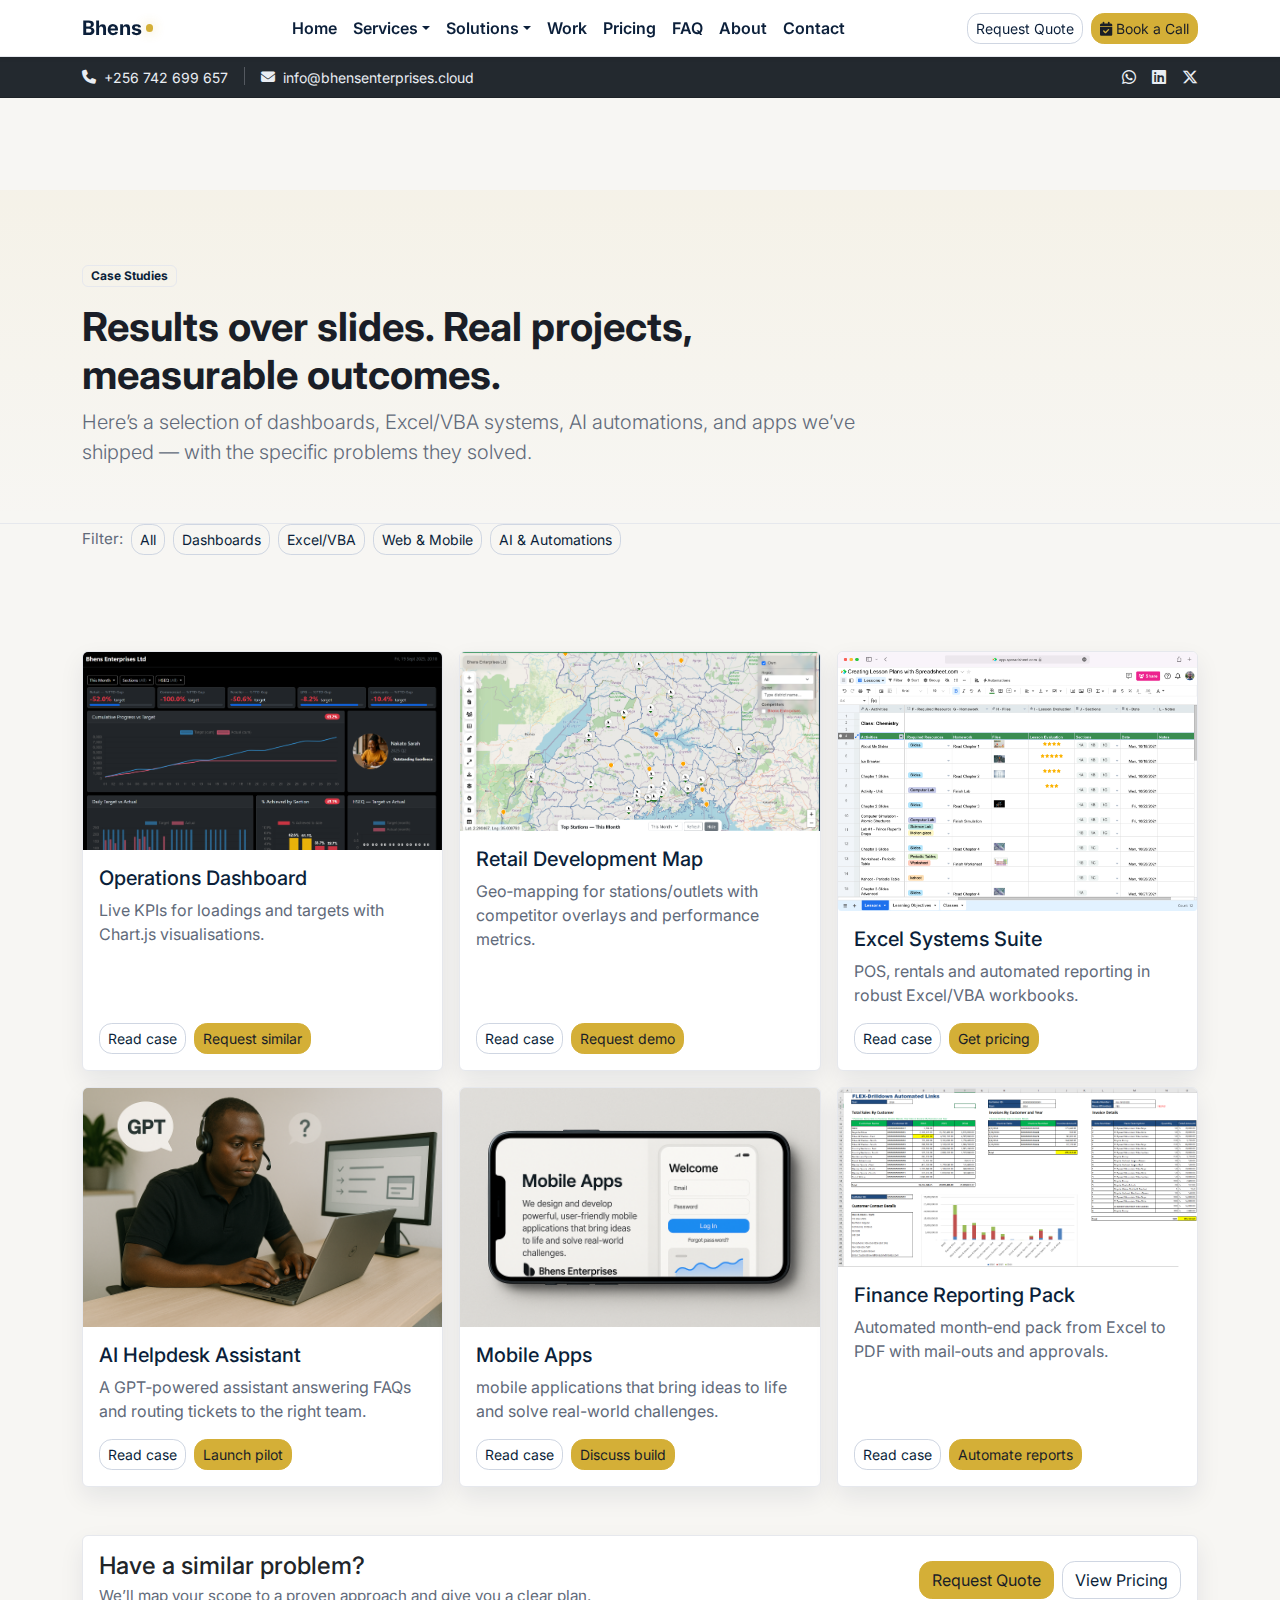
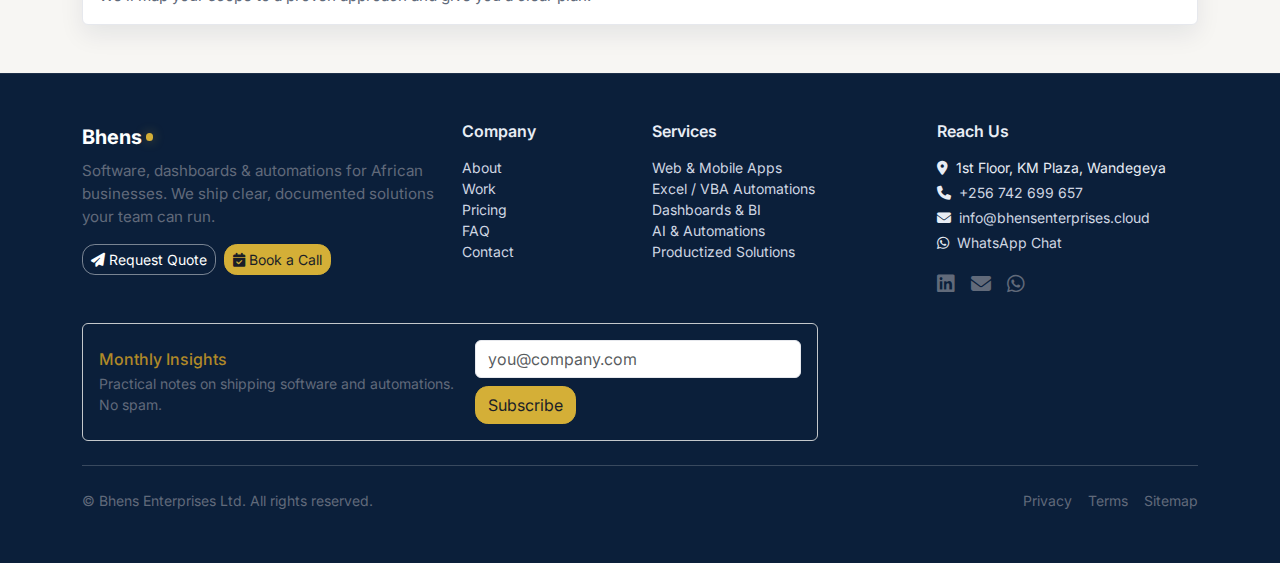
<file: work.html>
<!-- ============================= -->
<!-- FILE: work.html (Case Studies) -->
<!-- ============================= -->
<!doctype html>
<html lang="en">

    <head>
        <meta charset="utf-8" />
        <meta name="viewport" content="width=device-width, initial-scale=1" />
        <title>Work — Case Studies | Bhens Enterprises Ltd</title>
        <meta name="description" content="Selected projects from dashboards, Excel/VBA systems, AI automations, and web & mobile apps." />

        <!-- Open Graph -->
        <meta property="og:title" content="Work — Case Studies | Bhens Enterprises" />
        <meta property="og:description" content="Dashboards • Excel/VBA • AI & Automations • Web & Mobile" />
        <meta property="og:type" content="website" />
        <meta property="og:image" content="assets/img/og-banner.jpg" />
        <meta property="og:url" content="https://bhensenterprises.cloud/work.html" />
        <meta name="twitter:card" content="summary_large_image" />

        <!-- Plausible Analytics -->
        <script defer data-domain="bhensenterprises.cloud" src="https://plausible.io/js/script.js"></script>

        <!-- CSS -->
        <link href="https://cdn.jsdelivr.net/npm/bootstrap@5.3.3/dist/css/bootstrap.min.css" rel="stylesheet" />
        <link href="https://cdnjs.cloudflare.com/ajax/libs/font-awesome/6.5.2/css/all.min.css" rel="stylesheet" />
        <link href="https://fonts.googleapis.com/css2?family=Inter:wght@300;400;600;700&display=swap" rel="stylesheet" />
        <link href="assets/css/styles.css" rel="stylesheet" />
    </head>

    <body>
        <!-- Header partial include -->
        <div id="header-include"></div>

        <main class="page-wrap">
            <!-- Page Header -->
            <header class="hero">
                <div class="container">
                    <div class="row align-items-center g-3">
                        <div class="col-lg-9">
                            <span class="badge badge-outline mb-3">Case Studies</span>
                            <h1 class="display-6 fw-bold">Results over slides. Real projects, measurable outcomes.</h1>
                            <p class="text-secondary lead">Here’s a selection of dashboards, Excel/VBA systems, AI automations, and apps we’ve shipped — with the specific problems they solved.</p>
                        </div>
                    </div>
                </div>
            </header>

            <!-- Filters (static UI for now) -->
            <section class="section pt-0">
                <div class="container">
                    <div class="d-flex flex-wrap gap-2 align-items-center">
                        <span class="small-muted">Filter:</span>
                        <button class="btn btn-sm btn-outline-light" data-filter="all">All</button>
                        <button class="btn btn-sm btn-outline-light" data-filter="dashboards">Dashboards</button>
                        <button class="btn btn-sm btn-outline-light" data-filter="excel">Excel/VBA</button>
                        <button class="btn btn-sm btn-outline-light" data-filter="apps">Web & Mobile</button>
                        <button class="btn btn-sm btn-outline-light" data-filter="ai">AI & Automations</button>
                    </div>
                </div>
            </section>

            <!-- Grid of projects -->
            <section class="section">
                <div class="container">
                    <div class="row g-3" id="workGrid">
                        <!-- Card 1 -->
                        <div class="col-md-6 col-lg-4" data-tags="dashboards">
                            <div class="card h-100 shadow-soft">
                                <img src="assets/img/dashboard.png" class="card-img-top" alt="operations dashboard" loading="lazy" />
                                <div class="card-body d-flex flex-column">
                                    <h5 class="card-title">Operations Dashboard</h5>
                                    <p class="text-secondary">Live KPIs for loadings and targets with Chart.js visualisations.</p>
                                    <div class="mt-auto d-flex gap-2">
                                        <a class="btn btn-outline-light btn-sm" href="#case-tv" onclick="openCase('case-tv')">Read case</a>
                                        <a class="btn btn-accent btn-sm" href="contact.html#quote">Request similar</a>
                                    </div>
                                </div>
                            </div>
                        </div>

                        <!-- Card 2 -->
                        <div class="col-md-6 col-lg-4" data-tags="apps dashboards">
                            <div class="card h-100 shadow-soft">
                                <img src="assets/img/stations.png" class="card-img-top" alt="Retail development map" loading="lazy" />
                                <div class="card-body d-flex flex-column">
                                    <h5 class="card-title">Retail Development Map</h5>
                                    <p class="text-secondary">Geo‑mapping for stations/outlets with competitor overlays and performance metrics.</p>
                                    <div class="mt-auto d-flex gap-2">
                                        <a class="btn btn-outline-light btn-sm" href="#case-rdm" onclick="openCase('case-rdm')">Read case</a>
                                        <a class="btn btn-accent btn-sm" href="contact.html#quote">Request demo</a>
                                    </div>
                                </div>
                            </div>
                        </div>

                        <!-- Card 3 -->
                        <div class="col-md-6 col-lg-4" data-tags="excel">
                            <div class="card h-100 shadow-soft">
                                <img src="assets/img/excelimage.png" class="card-img-top" alt="Excel systems" loading="lazy" />
                                <div class="card-body d-flex flex-column">
                                    <h5 class="card-title">Excel Systems Suite</h5>
                                    <p class="text-secondary">POS, rentals and automated reporting in robust Excel/VBA workbooks.</p>
                                    <div class="mt-auto d-flex gap-2">
                                        <a class="btn btn-outline-light btn-sm" href="#case-excel" onclick="openCase('case-excel')">Read case</a>
                                        <a class="btn btn-accent btn-sm" href="contact.html#quote">Get pricing</a>
                                    </div>
                                </div>
                            </div>
                        </div>

                        <!-- Card 4 -->
                        <div class="col-md-6 col-lg-4" data-tags="ai">
                            <div class="card h-100 shadow-soft">
                                <img src="assets/img/aiimage.png" class="card-img-top" alt="AI assistant" loading="lazy" />
                                <div class="card-body d-flex flex-column">
                                    <h5 class="card-title">AI Helpdesk Assistant</h5>
                                    <p class="text-secondary">A GPT‑powered assistant answering FAQs and routing tickets to the right team.</p>
                                    <div class="mt-auto d-flex gap-2">
                                        <a class="btn btn-outline-light btn-sm" href="#case-ai" onclick="openCase('case-ai')">Read case</a>
                                        <a class="btn btn-accent btn-sm" href="contact.html#quote">Launch pilot</a>
                                    </div>
                                </div>
                            </div>
                        </div>

                        <!-- Card 5 -->
                        <div class="col-md-6 col-lg-4" data-tags="apps">
                            <div class="card h-100 shadow-soft">
                                <img src="assets/img/phone.png" class="card-img-top" alt="Mobile app" loading="lazy" />
                                <div class="card-body d-flex flex-column">
                                    <h5 class="card-title">Mobile Apps</h5>
                                    <p class="text-secondary">mobile applications that bring ideas to life and solve real-world challenges.</p>
                                    <div class="mt-auto d-flex gap-2">
                                        <a class="btn btn-outline-light btn-sm" href="#case-field" onclick="openCase('case-field')">Read case</a>
                                        <a class="btn btn-accent btn-sm" href="contact.html#quote">Discuss build</a>
                                    </div>
                                </div>
                            </div>
                        </div>

                        <!-- Card 6 -->
                        <div class="col-md-6 col-lg-4" data-tags="dashboards excel">
                            <div class="card h-100 shadow-soft">
                                <img src="assets/img/excelpng.png" class="card-img-top" alt="Finance reporting" loading="lazy" />
                                <div class="card-body d-flex flex-column">
                                    <h5 class="card-title">Finance Reporting Pack</h5>
                                    <p class="text-secondary">Automated month‑end pack from Excel to PDF with mail‑outs and approvals.</p>
                                    <div class="mt-auto d-flex gap-2">
                                        <a class="btn btn-outline-light btn-sm" href="#case-fin" onclick="openCase('case-fin')">Read case</a>
                                        <a class="btn btn-accent btn-sm" href="contact.html#quote">Automate reports</a>
                                    </div>
                                </div>
                            </div>
                        </div>

                    </div>
                </div>
            </section>

            <!-- Case modal templates (static HTML shown via JS) -->
            <template id="case-tv">
        <div class="modal-header border-0">
          <h5 class="modal-title">TV Operations Dashboard</h5>
          <button type="button" class="btn-close btn-close-white" data-bs-dismiss="modal" aria-label="Close"></button>
        </div>
        <div class="modal-body">
          <p class="text-secondary">A wall‑mounted dashboard shows live KPIs for operations, updating every minute with clear color coding and trend arrows.</p>
          <ul class="small-muted">
            <li><strong>Stack:</strong> Chart.js, WebSockets, Node/Express feed</li>
            <li><strong>Impact:</strong> Reduced manual status calls, faster shift handover</li>
            <li><strong>Extras:</strong> Dark/light themes, TV safe margins</li>
          </ul>
        </div>
      </template>

            <template id="case-rdm">
        <div class="modal-header border-0">
          <h5 class="modal-title">Retail Development Map</h5>
          <button type="button" class="btn-close btn-close-white" data-bs-dismiss="modal" aria-label="Close"></button>
        </div>
        <div class="modal-body">
          <p class="text-secondary">A geospatial decision tool for expansion and competitor tracking.</p>
          <ul class="small-muted">
            <li><strong>Stack:</strong> Leaflet, PostGIS (optional), CSV/Excel importers</li>
            <li><strong>Impact:</strong> Shorter site evaluation cycles, shared visibility</li>
            <li><strong>Extras:</strong> Photo gallery, printable PDFs</li>
          </ul>
        </div>
      </template>

            <template id="case-excel">
        <div class="modal-header border-0">
          <h5 class="modal-title">Excel Systems Suite</h5>
          <button type="button" class="btn-close btn-close-white" data-bs-dismiss="modal" aria-label="Close"></button>
        </div>
        <div class="modal-body">
          <p class="text-secondary">Robust, user‑friendly Excel/VBA systems that behave like applications.</p>
          <ul class="small-muted">
            <li><strong>Stack:</strong> Excel, VBA, optional Python helpers</li>
            <li><strong>Impact:</strong> Hours saved weekly, fewer data errors</li>
            <li><strong>Extras:</strong> Locked templates, audit trail</li>
          </ul>
        </div>
      </template>

            <template id="case-ai">
        <div class="modal-header border-0">
          <h5 class="modal-title">AI Helpdesk Assistant</h5>
          <button type="button" class="btn-close btn-close-white" data-bs-dismiss="modal" aria-label="Close"></button>
        </div>
        <div class="modal-body">
          <p class="text-secondary">A GPT‑powered assistant responds to FAQs and routes non‑routine issues.</p>
          <ul class="small-muted">
            <li><strong>Stack:</strong> GPT API, embeddings, moderation</li>
            <li><strong>Impact:</strong> Faster responses, fewer misrouted tickets</li>
            <li><strong>Extras:</strong> Analytics and fallback to human</li>
          </ul>
        </div>
      </template>

            <template id="case-field">
        <div class="modal-header border-0">
          <h5 class="modal-title">Field Mobile App</h5>
          <button type="button" class="btn-close btn-close-white" data-bs-dismiss="modal" aria-label="Close"></button>
        </div>
        <div class="modal-body">
          <p class="text-secondary">A Flutter app for field data collection with offline sync and photo capture.</p>
          <ul class="small-muted">
            <li><strong>Stack:</strong> Flutter, SQLite, background sync</li>
            <li><strong>Impact:</strong> Reliable data capture in low‑connectivity areas</li>
            <li><strong>Extras:</strong> Role‑based permissions</li>
          </ul>
        </div>
      </template>

            <template id="case-fin">
        <div class="modal-header border-0">
          <h5 class="modal-title">Finance Reporting Pack</h5>
          <button type="button" class="btn-close btn-close-white" data-bs-dismiss="modal" aria-label="Close"></button>
        </div>
        <div class="modal-body">
          <p class="text-secondary">Automated month‑end reporting from Excel to formatted PDFs, emailed to stakeholders.</p>
          <ul class="small-muted">
            <li><strong>Stack:</strong> Excel/VBA, wkhtmltopdf or Office APIs</li>
            <li><strong>Impact:</strong> Manual work cut by 60–80%</li>
            <li><strong>Extras:</strong> Approval gates & archives</li>
          </ul>
        </div>
      </template>

            <!-- Modal shell -->
            <div class="modal fade" id="caseModal" tabindex="-1" aria-hidden="true">
                <div class="modal-dialog modal-dialog-centered modal-lg">
                    <div class="modal-content" style="background:#121826">
                        <!-- dynamic content inserted here -->
                    </div>
                </div>
            </div>

            <!-- CTA strip -->
            <section class="section pt-0">
                <div class="container">
                    <div class="card shadow-soft">
                        <div class="card-body d-flex flex-column flex-md-row align-items-md-center gap-3">
                            <div>
                                <h4 class="mb-1">Have a similar problem?</h4>
                                <p class="small-muted mb-0">We’ll map your scope to a proven approach and give you a clear plan.</p>
                            </div>
                            <div class="ms-md-auto d-flex gap-2">
                                <a class="btn btn-accent" href="contact.html#quote">Request Quote</a>
                                <a class="btn btn-outline-light" href="pricing.html">View Pricing</a>
                            </div>
                        </div>
                    </div>
                </div>
            </section>
        </main>

        <!-- Footer partial include -->
        <div id="footer-include"></div>

        <!-- Scripts -->
        <script src="https://cdn.jsdelivr.net/npm/bootstrap@5.3.3/dist/js/bootstrap.bundle.min.js"></script>
        <script src="assets/js/main.js"></script>
        <script>
            // Load partials
            async function loadPartial(id, file) {
                try {
                    const res = await fetch(file);
                    const html = await res.text();
                    document.getElementById(id).innerHTML = html;
                } catch (err) {
                    console.error('Partial load failed:', file, err);
                }
            }
            document.addEventListener('DOMContentLoaded', () => {
                loadPartial('header-include', 'partials/header.html');
                loadPartial('footer-include', 'partials/footer.html');
            });

            // Simple filter (client-side)
            document.addEventListener('click', (e) => {
                const btn = e.target.closest('[data-filter]');
                if (!btn) return;
                const tag = btn.getAttribute('data-filter');
                document.querySelectorAll('#workGrid > div').forEach(card => {
                    const tags = (card.getAttribute('data-tags') || '').split(' ');
                    if (tag === 'all' || tags.includes(tag)) card.classList.remove('d-none');
                    else card.classList.add('d-none');
                });
                if (window.plausible) plausible('Work Filter', {
                    props: {
                        tag
                    }
                });
            });

            // Case modal loader
            function openCase(id) {
                const tpl = document.getElementById(id);
                const modalEl = document.getElementById('caseModal');
                const content = modalEl.querySelector('.modal-content');
                if (!tpl || !content) return;
                content.innerHTML = tpl.innerHTML;
                const modal = new bootstrap.Modal(modalEl);
                modal.show();
                if (window.plausible) plausible('Open Case', {
                    props: {
                        id
                    }
                });
            }
            window.openCase = openCase;
        </script>
    </body>

</html>
</file>
<file: assets/css/styles.css>
/* =============================
   FILE: assets/css/styles.css
   Bhens Enterprises — Global Styles (Luxe Light Theme)
   ============================= */

.logo-img {
    height: 36px;
    /* Adjust as needed */
    width: auto;
    /* Keep aspect ratio */
    display: block;
}

.navbar-brand {
    font-size: 1.25rem;
    font-weight: 700;
    color: var(--bh-brand);
}

.navbar .mega-menu {
    width: 720px;
    max-width: calc(100vw - 2rem);
    border-radius: 16px;
    padding: 1rem 1.25rem;
    box-shadow: 0 14px 34px rgba(10, 31, 58, .16);
}


/* fixed navbar offset */

.mega-item {
    display: flex!important;
    align-items: flex-start;
    gap: 12px;
    padding: .6rem .5rem!important;
    border-radius: .6rem;
    white-space: normal;
    line-height: 1.25;
}

.mega-item:hover {
    background: rgba(212, 175, 55, .12);
}

.mega-icon {
    flex: 0 0 28px;
    width: 28px;
    height: 28px;
    display: grid;
    place-items: center;
    font-size: 1.15rem;
    color: var(--bh-accent);
}

.mega-text {
    display: block;
    min-width: 0;
}

.mega-title {
    display: block;
    font-weight: 700;
    color: var(--bh-brand);
}

.mega-desc {
    display: block;
    font-size: .92rem;
    color: var(--bh-text-2);
    margin-top: .15rem;
}

.mega-col .dropdown-header {
    font-size: .75rem;
    letter-spacing: .05em;
    color: var(--bh-text-2);
    text-transform: uppercase;
    padding: .25rem 0 .5rem;
}

.mega-col .mega-item+.mega-item {
    margin-top: .25rem;
}

@media (max-width:991.98px) {
    .navbar .mega-menu {
        width: 100%;
    }
}


/* Mobile: stack to 1 column so nothing squeezes */

@media (max-width: 991.98px) {
    .navbar .mega-menu {
        width: 100%;
    }
}


/* Optional subtle header inside menus */

.dropdown-header {
    font-size: .78rem;
    letter-spacing: .04em;
    color: var(--bh-text-2);
}


/* sticky contact bar under the navbar */

.topbar {
    position: sticky;
    top: calc(var(--nav-offset) + var(--nav-height));
    z-index: 1025;
    /* under navbar, above content */
    background: #23292f;
    /* elegant charcoal */
    color: #e9edf3;
    border-top: 1px solid rgba(255, 255, 255, .08);
    border-bottom: 1px solid rgba(0, 0, 0, .15);
}

.topbar a {
    color: #e9edf3;
}

.topbar .vr {
    border-color: rgba(255, 255, 255, .25);
    height: 18px;
}


/* ensure content clears navbar height */

.page-wrap {
    padding-top: calc(var(--nav-offset) + var(--nav-height) + 12px);
}

:root {
    /* Luxe light theme */
    --bh-brand: #0b1f3a;
    /* deep navy */
    --bh-bg: #f7f6f3;
    /* ivory/porcelain */
    --bh-bg-soft: #ffffff;
    /* cards/surfaces */
    --bh-text: #1a1e27;
    /* primary text (near-black) */
    --bh-text-2: #616a7a;
    /* secondary text (slate) */
    --bh-accent: #d4af37;
    /* gold */
    --bh-accent-2: #0e7c7b;
    /* emerald */
    --bh-border: #e6e8ed;
    /* elegant light border */
    --bh-link: #0a3b8e;
    /* refined blue link */
    --bh-danger: #b42318;
    --bh-warning: #b08928;
    /* warm gold-brown */
    --nav-offset: 30px;
    --nav-height: 64px;
    --topbar-height: 40px;
}

html,
body {
    margin-top: 28px;
    background: var(--bh-bg);
    color: var(--bh-text);
    font-family: 'Inter', system-ui, -apple-system, Segoe UI, Roboto, Ubuntu, 'Helvetica Neue', Arial, 'Noto Sans', sans-serif;
    font-kerning: normal;
    -webkit-font-smoothing: antialiased;
    -moz-osx-font-smoothing: grayscale;
}

.ins {
    color: #b08928;
}


/* Typography helpers */

.text-secondary {
    color: var(--bh-text-2)!important
}

.small-muted {
    color: var(--bh-text-2);
    font-size: .95rem
}

.link-muted {
    color: var(--bh-text-2);
    text-decoration: none
}

.link-muted:hover {
    color: var(--bh-text)
}

.badge-outline {
    border: 1px solid var(--bh-border);
    color: var(--bh-brand);
    background: transparent;
}


/* Layout */

.page-wrap {
    padding-top: 92px
}


/* fixed navbar */

.section {
    padding: 3rem 0
}

.hero {
    padding: 4.5rem 0 2.5rem;
    background: linear-gradient(180deg, rgba(212, 175, 55, .06), rgba(255, 255, 255, 0));
    border-bottom: 1px solid var(--bh-border)
}


/* Navbar */

.navbar {
    background: #ffffff;
    border-bottom: 1px solid var(--bh-border)
}

.navbar .nav-link {
    color: var(--bh-brand);
    font-weight: 600
}

.navbar .nav-link.active,
.navbar .nav-link:hover {
    color: var(--bh-accent)
}

.navbar-brand {
    color: var(--bh-brand)
}

.brand-dot {
    display: inline-block;
    width: .45rem;
    height: .45rem;
    border-radius: 50%;
    background: var(--bh-accent);
    margin-left: .25rem;
    box-shadow: 0 0 12px rgba(212, 175, 55, .45)
}


/* Buttons */

.btn {
    border-radius: .8rem
}

.btn-accent {
    background: var(--bh-accent);
    border-color: var(--bh-accent);
    color: #1a1e27
}

.btn-accent:hover {
    filter: brightness(1.03)
}


/* Re-style outline-light to suit light theme; keep footer override below */

.btn-outline-light {
    border-color: #cfd6e2;
    color: var(--bh-brand)
}

.btn-outline-light:hover {
    background: #f1f4f9
}


/* Cards & surfaces */

.card {
    background: var(--bh-bg-soft);
    border: 1px solid var(--bh-border)
}

.card .card-title {
    color: var(--bh-brand)
}

.shadow-soft {
    box-shadow: 0 10px 24px rgba(10, 31, 58, .08)
}


/* Icons */

.icon-blob {
    display: inline-grid;
    place-items: center;
    width: 38px;
    height: 38px;
    border-radius: 12px;
    background: rgba(212, 175, 55, .12);
    color: var(--bh-accent)
}

.icon-blob i {
    line-height: 1
}


/* Forms */

.form-control,
.form-select {
    background: #fff;
    border-color: var(--bh-border);
    color: var(--bh-brand)
}

.form-control:focus,
.form-select:focus {
    border-color: var(--bh-accent);
    box-shadow: 0 0 0 .2rem rgba(212, 175, 55, .18)
}

.form-label {
    color: var(--bh-brand)
}


/* Alerts */

.alert-bhens {
    background: linear-gradient(180deg, rgba(212, 175, 55, .08), rgba(212, 175, 55, .03));
    border: 1px solid rgba(212, 175, 55, .35);
    color: #5e4d17
}


/* Tables */

.table.bhens {
    --bs-table-bg: transparent;
    --bs-table-border-color: var(--bh-border);
    color: var(--bh-brand)
}

.table-striped>tbody>tr:nth-of-type(odd)>* {
    --bs-table-accent-bg: rgba(10, 31, 58, .02)
}

.table-hover tbody tr:hover {
    background: rgba(10, 31, 58, .03)
}


/* Footer */

.site-footer {
    background: var(--bh-brand);
    border-top: 1px solid rgba(255, 255, 255, .08);
    color: #e8edf5
}

.site-footer .logo {
    font-weight: 700;
    color: #fff
}

.footer-contacts a {
    color: #cfd6e2;
    text-decoration: none
}

.footer-contacts a:hover {
    color: #fff
}

.footer-nav a {
    color: #cfd6e2;
    text-decoration: none
}

.footer-nav a:hover {
    color: #fff
}


/* Utilities */

.hover-light:hover {
    color: #fff!important
}

.badge.bg-warning {
    color: #111
}


/* Footer-specific button tweak so outline-light stays legible on dark footer */

.site-footer .btn-outline-light {
    border-color: rgba(255, 255, 255, .45);
    color: #fff
}

.site-footer .btn-outline-light:hover {
    background: rgba(255, 255, 255, .08)
}


/* Back-to-top */

#backToTop {
    position: fixed;
    right: 18px;
    bottom: 18px;
    z-index: 1050;
    display: none;
    box-shadow: 0 8px 18px rgba(10, 31, 58, .18)
}


/* Responsive tweaks */

@media (max-width: 991.98px) {
    .page-wrap {
        padding-top: 82px
    }
}
</file>
